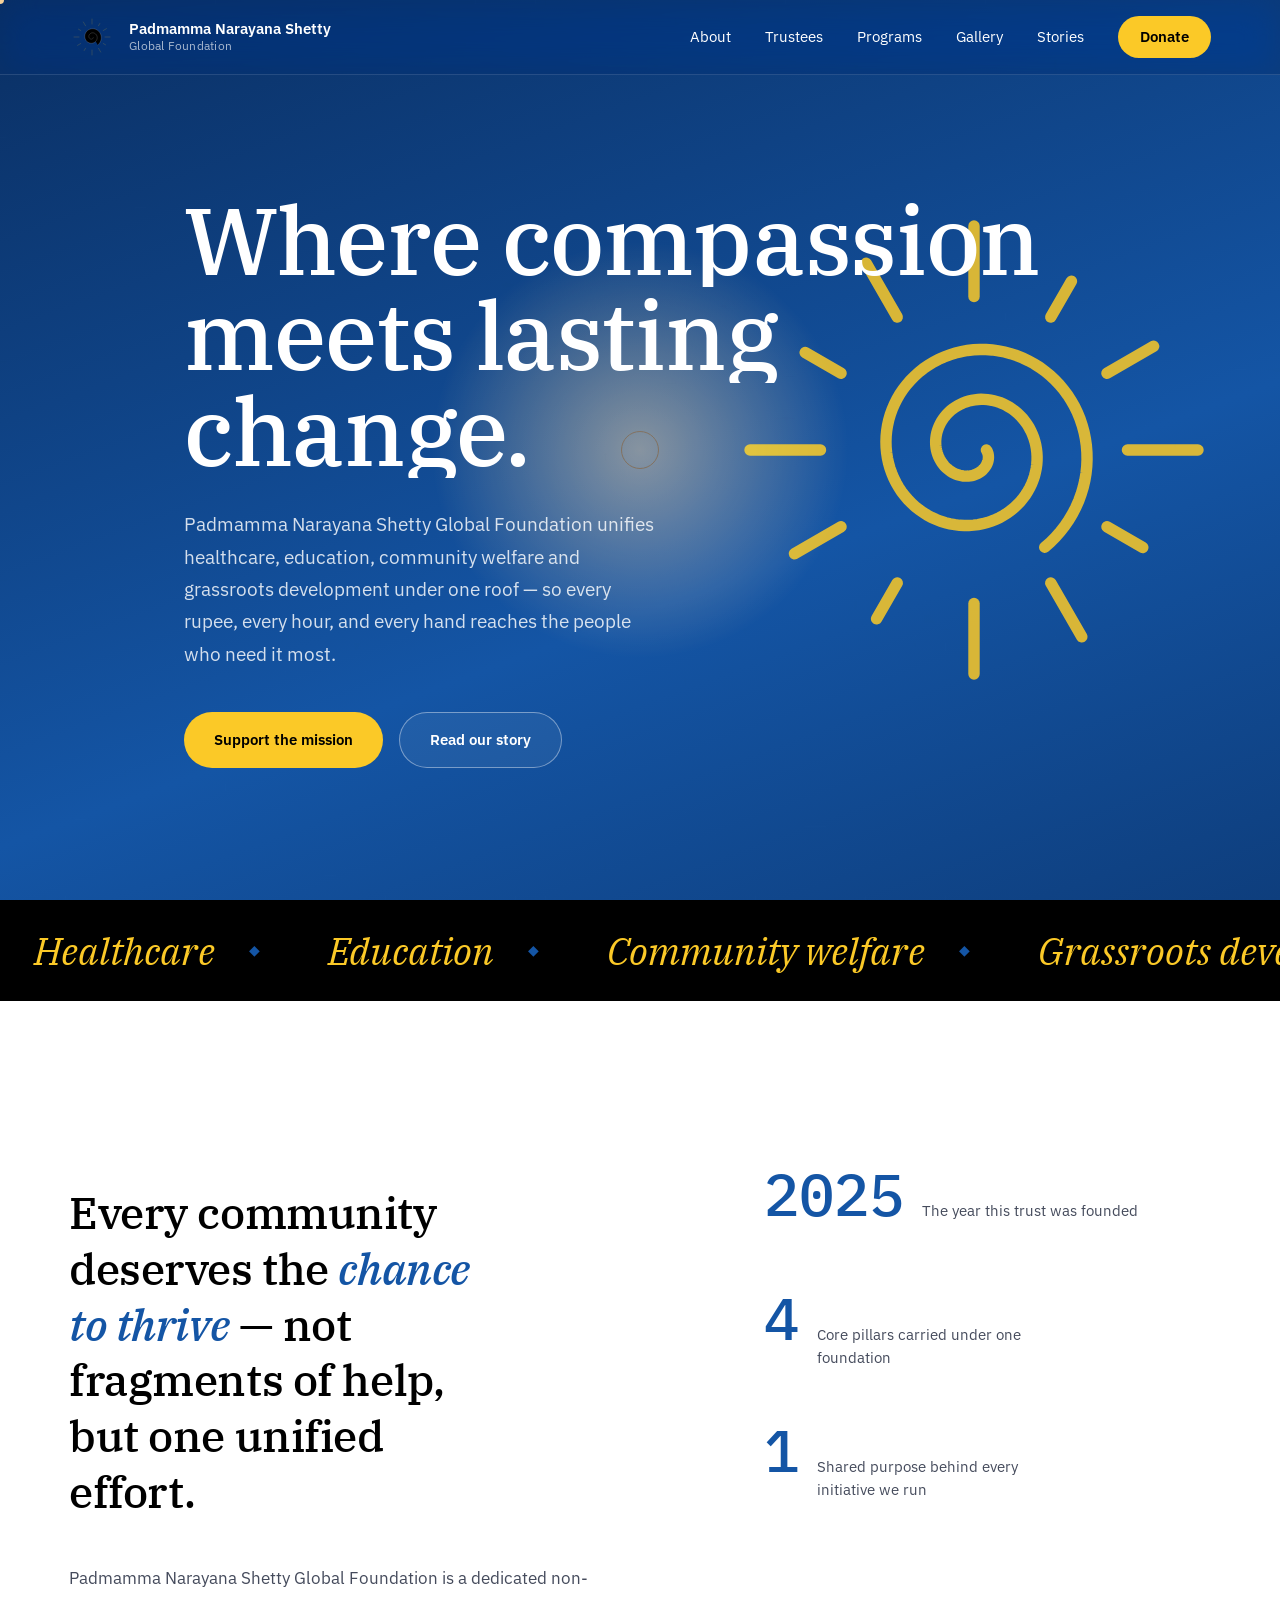
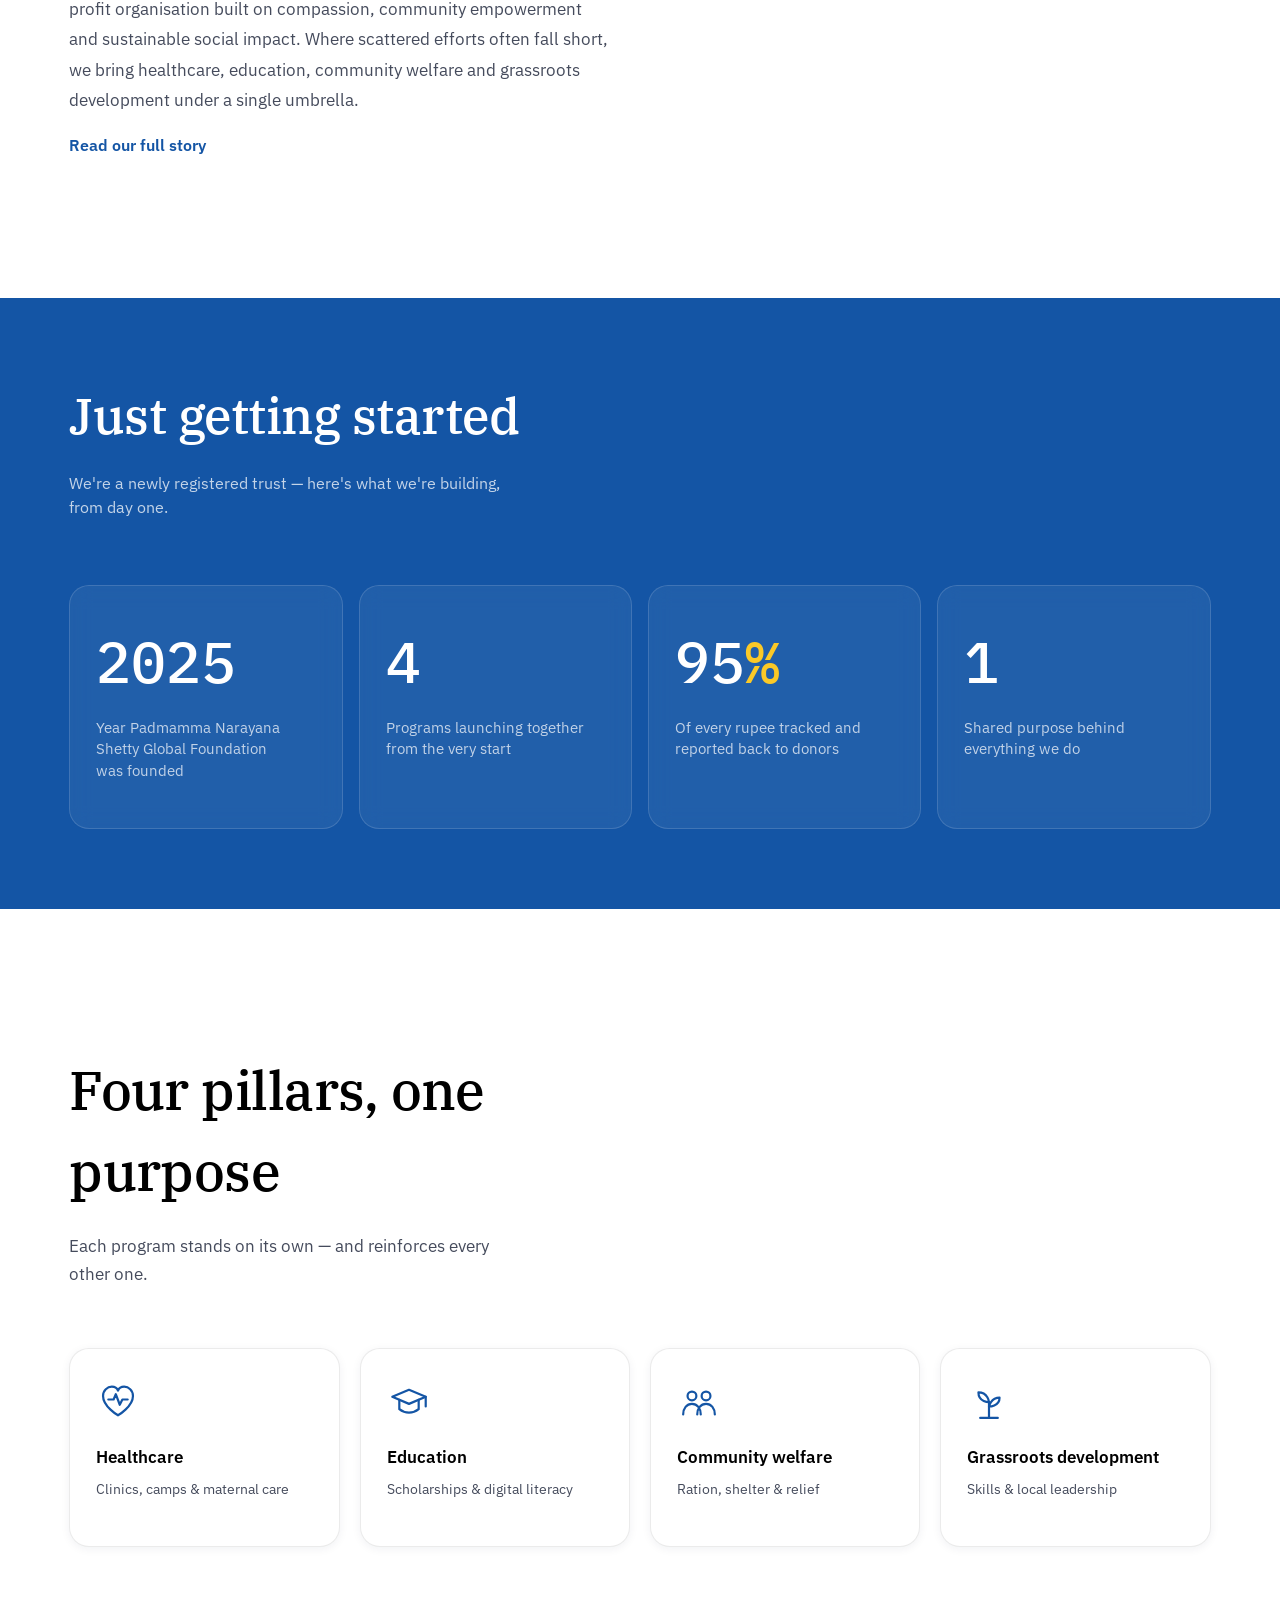
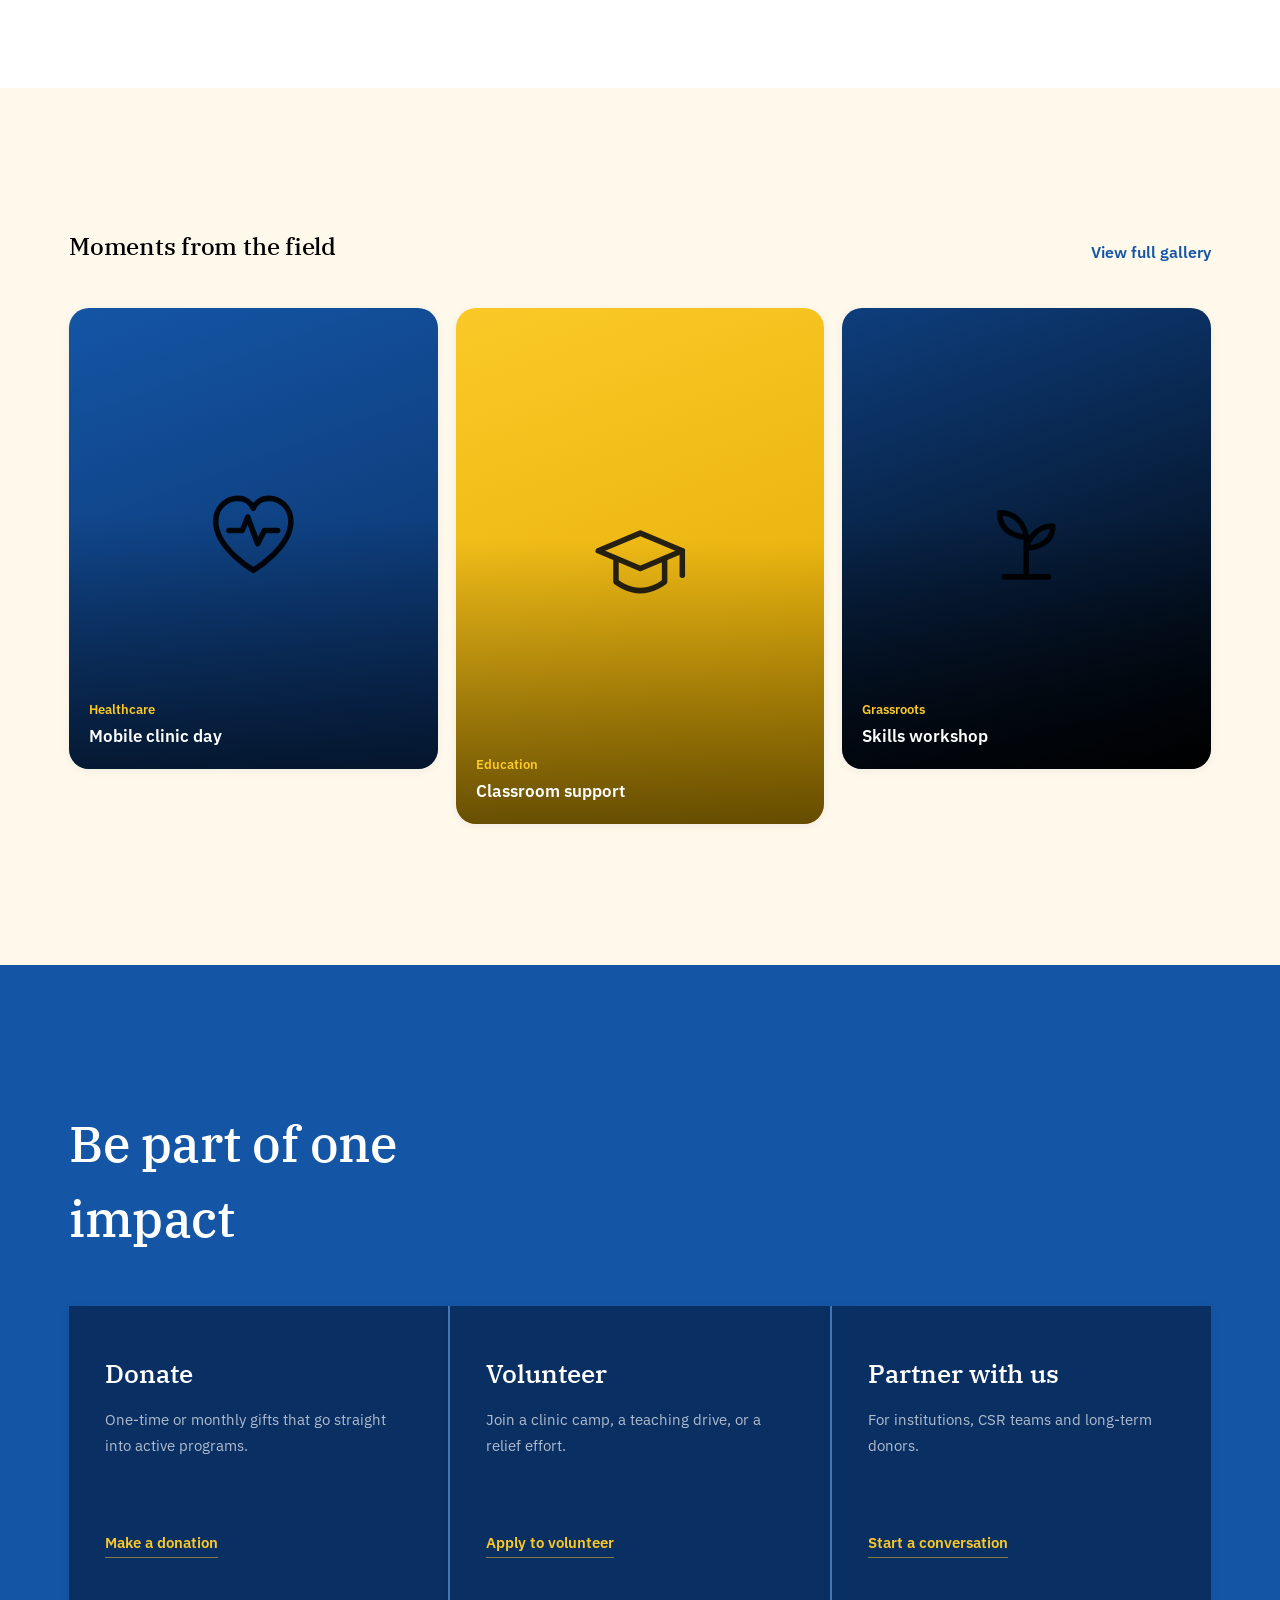
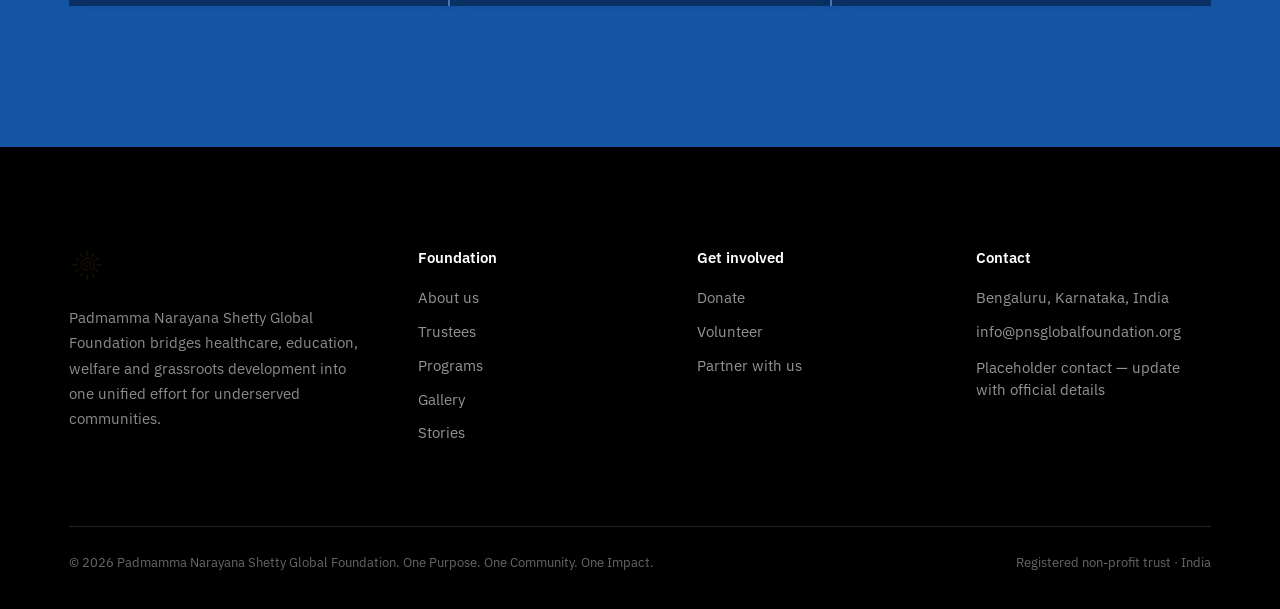
<file: index.html>
<!doctype html>
<html lang="en">
<head>
<meta charset="UTF-8">
<meta name="viewport" content="width=device-width, initial-scale=1.0">
<title>Padmamma Narayana Shetty Global Foundation — One Purpose. One Community. One Impact.</title>
<meta name="description" content="Padmamma Narayana Shetty Global Foundation bridges healthcare, education, community welfare and grassroots development to uplift underserved communities.">
<link rel="preconnect" href="https://fonts.googleapis.com">
<link rel="preconnect" href="https://fonts.gstatic.com" crossorigin>
<link href="https://fonts.googleapis.com/css2?family=IBM+Plex+Sans:wght@400;500;600;700&family=IBM+Plex+Serif:ital,wght@0,400;0,500;0,600;1,400;1,500;1,600&family=IBM+Plex+Mono:wght@400;500;600&display=swap" rel="stylesheet">
<link rel="stylesheet" href="style.css">
</head>
<body>
<div id="page-transition"></div>
<canvas id="grain"></canvas>
<div class="cursor-glow"></div>
<div class="cursor-ring"></div>
<div class="cursor-dot"></div>

<header class="nav">
  <a href="index.html" class="nav-brand">
    <svg class="mark-icon" viewBox="-135 -135 270 270"><g class="coil" stroke="#ffffff"><path d="M 6.00,0.00 L 6.22,0.38 L 6.42,0.79 L 6.60,1.23 L 6.74,1.69 L 6.85,2.17 L 6.92,2.67 L 6.96,3.19 L 6.96,3.72 L 6.92,4.27 L 6.84,4.82 L 6.71,5.38 L 6.54,5.94 L 6.33,6.50 L 6.08,7.05 L 5.77,7.60 L 5.43,8.14 L 5.04,8.66 L 4.60,9.16 L 4.13,9.65 L 3.60,10.10 L 3.04,10.53 L 2.44,10.93 L 1.81,11.29 L 1.13,11.62 L 0.43,11.90 L -0.31,12.14 L -1.08,12.33 L -1.87,12.48 L -2.68,12.57 L -3.51,12.61 L -4.35,12.60 L -5.21,12.52 L -6.07,12.39 L -6.94,12.20 L -7.80,11.95 L -8.66,11.64 L -9.51,11.27 L -10.35,10.83 L -11.17,10.34 L -11.96,9.78 L -12.73,9.17 L -13.47,8.50 L -14.18,7.77 L -14.84,6.98 L -15.46,6.15 L -16.03,5.26 L -16.55,4.33 L -17.02,3.35 L -17.43,2.33 L -17.77,1.27 L -18.05,0.18 L -18.27,-0.94 L -18.41,-2.09 L -18.48,-3.25 L -18.48,-4.44 L -18.39,-5.63 L -18.24,-6.83 L -18.00,-8.03 L -17.68,-9.23 L -17.28,-10.42 L -16.81,-11.60 L -16.25,-12.75 L -15.61,-13.88 L -14.90,-14.98 L -14.11,-16.05 L -13.24,-17.07 L -12.30,-18.04 L -11.29,-18.97 L -10.21,-19.83 L -9.07,-20.64 L -7.87,-21.38 L -6.61,-22.05 L -5.30,-22.64 L -3.94,-23.16 L -2.54,-23.59 L -1.09,-23.94 L 0.38,-24.20 L 1.88,-24.36 L 3.41,-24.44 L 4.95,-24.41 L 6.50,-24.29 L 8.05,-24.07 L 9.60,-23.75 L 11.14,-23.33 L 12.67,-22.81 L 14.17,-22.19 L 15.64,-21.47 L 17.08,-20.65 L 18.48,-19.74 L 19.83,-18.73 L 21.12,-17.63 L 22.35,-16.44 L 23.52,-15.16 L 24.61,-13.81 L 25.62,-12.37 L 26.55,-10.87 L 27.39,-9.29 L 28.14,-7.66 L 28.79,-5.96 L 29.33,-4.22 L 29.77,-2.43 L 30.10,-0.60 L 30.32,1.26 L 30.42,3.14 L 30.40,5.04 L 30.27,6.95 L 30.01,8.86 L 29.63,10.76 L 29.13,12.66 L 28.51,14.53 L 27.77,16.37 L 26.91,18.18 L 25.93,19.94 L 24.84,21.65 L 23.63,23.29 L 22.31,24.88 L 20.89,26.38 L 19.37,27.81 L 17.75,29.15 L 16.04,30.39 L 14.24,31.53 L 12.36,32.57 L 10.41,33.49 L 8.39,34.30 L 6.31,34.98 L 4.18,35.54 L 2.00,35.96 L -0.21,36.25 L -2.45,36.41 L -4.71,36.42 L -6.98,36.30 L -9.25,36.03 L -11.52,35.62 L -13.77,35.07 L -15.99,34.37 L -18.19,33.53 L -20.33,32.55 L -22.43,31.44 L -24.47,30.18 L -26.43,28.80 L -28.32,27.29 L -30.12,25.65 L -31.83,23.90 L -33.43,22.03 L -34.93,20.05 L -36.30,17.98 L -37.55,15.81 L -38.68,13.55 L -39.66,11.22 L -40.51,8.81 L -41.21,6.35 L -41.75,3.83 L -42.14,1.26 L -42.38,-1.33 L -42.45,-3.95 L -42.36,-6.59 L -42.11,-9.22 L -41.69,-11.86 L -41.11,-14.47 L -40.36,-17.06 L -39.45,-19.61 L -38.38,-22.11 L -37.15,-24.55 L -35.76,-26.93 L -34.22,-29.23 L -32.53,-31.43 L -30.70,-33.55 L -28.73,-35.55 L -26.63,-37.44 L -24.41,-39.20 L -22.07,-40.84 L -19.62,-42.33 L -17.07,-43.67 L -14.44,-44.86 L -11.71,-45.89 L -8.92,-46.76 L -6.06,-47.45 L -3.16,-47.97 L -0.21,-48.31 L 2.77,-48.47 L 5.77,-48.44 L 8.77,-48.23 L 11.77,-47.83 L 14.75,-47.24 L 17.71,-46.47 L 20.63,-45.51 L 23.49,-44.37 L 26.29,-43.04 L 29.02,-41.54 L 31.66,-39.87 L 34.20,-38.02 L 36.64,-36.02 L 38.96,-33.86 L 41.15,-31.55 L 43.21,-29.09 L 45.12,-26.51 L 46.87,-23.80 L 48.46,-20.97 L 49.88,-18.04 L 51.11,-15.01 L 52.17,-11.90 L 53.03,-8.71 L 53.70,-5.46 L 54.17,-2.17 L 54.44,1.17 L 54.50,4.52 L 54.36,7.89 L 54.00,11.26 L 53.44,14.62 L 52.66,17.95 L 51.68,21.23 L 50.49,24.47 L 49.10,27.64 L 47.51,30.73 L 45.73,33.72 L 43.75,36.62 L 41.59,39.40 L 39.26,42.05 L 36.76,44.56 L 34.09,46.92"/></g><g class="rays" stroke="#FBC927"><line x1="0.00" y1="-74.00" x2="0.00" y2="-108.00"/><line x1="37.00" y1="-64.09" x2="47.00" y2="-81.41"/><line x1="64.09" y1="-37.00" x2="86.60" y2="-50.00"/><line x1="74.00" y1="0.00" x2="108.00" y2="0.00"/><line x1="64.09" y1="37.00" x2="81.41" y2="47.00"/><line x1="37.00" y1="64.09" x2="52.00" y2="90.07"/><line x1="0.00" y1="74.00" x2="0.00" y2="108.00"/><line x1="-37.00" y1="64.09" x2="-47.00" y2="81.41"/><line x1="-64.09" y1="37.00" x2="-86.60" y2="50.00"/><line x1="-74.00" y1="0.00" x2="-108.00" y2="0.00"/><line x1="-64.09" y1="-37.00" x2="-81.41" y2="-47.00"/><line x1="-37.00" y1="-64.09" x2="-52.00" y2="-90.07"/></g></svg>
    <span class="name">Padmamma Narayana Shetty<span class="sub">Global Foundation</span></span>
  </a>
  <nav class="nav-links">
    <a href="about.html" class="">About</a>
<a href="trustees.html" class="">Trustees</a>
<a href="programs.html" class="">Programs</a>
<a href="gallery.html" class="">Gallery</a>
<a href="stories.html" class="">Stories</a>

    <a href="#" class="nav-donate" data-open-modal="modal-donate">Donate</a>
  </nav>
  <button class="nav-toggle" aria-label="Menu"><span></span><span></span><span></span></button>
</header>

<section class="hero" id="top">
  <div class="hero-sun" aria-hidden="true">
    <div class="hero-sun-spin"><svg viewBox="-135 -135 270 270"><g class="ray coil"><path d="M 6.00,0.00 L 6.22,0.38 L 6.42,0.79 L 6.60,1.23 L 6.74,1.69 L 6.85,2.17 L 6.92,2.67 L 6.96,3.19 L 6.96,3.72 L 6.92,4.27 L 6.84,4.82 L 6.71,5.38 L 6.54,5.94 L 6.33,6.50 L 6.08,7.05 L 5.77,7.60 L 5.43,8.14 L 5.04,8.66 L 4.60,9.16 L 4.13,9.65 L 3.60,10.10 L 3.04,10.53 L 2.44,10.93 L 1.81,11.29 L 1.13,11.62 L 0.43,11.90 L -0.31,12.14 L -1.08,12.33 L -1.87,12.48 L -2.68,12.57 L -3.51,12.61 L -4.35,12.60 L -5.21,12.52 L -6.07,12.39 L -6.94,12.20 L -7.80,11.95 L -8.66,11.64 L -9.51,11.27 L -10.35,10.83 L -11.17,10.34 L -11.96,9.78 L -12.73,9.17 L -13.47,8.50 L -14.18,7.77 L -14.84,6.98 L -15.46,6.15 L -16.03,5.26 L -16.55,4.33 L -17.02,3.35 L -17.43,2.33 L -17.77,1.27 L -18.05,0.18 L -18.27,-0.94 L -18.41,-2.09 L -18.48,-3.25 L -18.48,-4.44 L -18.39,-5.63 L -18.24,-6.83 L -18.00,-8.03 L -17.68,-9.23 L -17.28,-10.42 L -16.81,-11.60 L -16.25,-12.75 L -15.61,-13.88 L -14.90,-14.98 L -14.11,-16.05 L -13.24,-17.07 L -12.30,-18.04 L -11.29,-18.97 L -10.21,-19.83 L -9.07,-20.64 L -7.87,-21.38 L -6.61,-22.05 L -5.30,-22.64 L -3.94,-23.16 L -2.54,-23.59 L -1.09,-23.94 L 0.38,-24.20 L 1.88,-24.36 L 3.41,-24.44 L 4.95,-24.41 L 6.50,-24.29 L 8.05,-24.07 L 9.60,-23.75 L 11.14,-23.33 L 12.67,-22.81 L 14.17,-22.19 L 15.64,-21.47 L 17.08,-20.65 L 18.48,-19.74 L 19.83,-18.73 L 21.12,-17.63 L 22.35,-16.44 L 23.52,-15.16 L 24.61,-13.81 L 25.62,-12.37 L 26.55,-10.87 L 27.39,-9.29 L 28.14,-7.66 L 28.79,-5.96 L 29.33,-4.22 L 29.77,-2.43 L 30.10,-0.60 L 30.32,1.26 L 30.42,3.14 L 30.40,5.04 L 30.27,6.95 L 30.01,8.86 L 29.63,10.76 L 29.13,12.66 L 28.51,14.53 L 27.77,16.37 L 26.91,18.18 L 25.93,19.94 L 24.84,21.65 L 23.63,23.29 L 22.31,24.88 L 20.89,26.38 L 19.37,27.81 L 17.75,29.15 L 16.04,30.39 L 14.24,31.53 L 12.36,32.57 L 10.41,33.49 L 8.39,34.30 L 6.31,34.98 L 4.18,35.54 L 2.00,35.96 L -0.21,36.25 L -2.45,36.41 L -4.71,36.42 L -6.98,36.30 L -9.25,36.03 L -11.52,35.62 L -13.77,35.07 L -15.99,34.37 L -18.19,33.53 L -20.33,32.55 L -22.43,31.44 L -24.47,30.18 L -26.43,28.80 L -28.32,27.29 L -30.12,25.65 L -31.83,23.90 L -33.43,22.03 L -34.93,20.05 L -36.30,17.98 L -37.55,15.81 L -38.68,13.55 L -39.66,11.22 L -40.51,8.81 L -41.21,6.35 L -41.75,3.83 L -42.14,1.26 L -42.38,-1.33 L -42.45,-3.95 L -42.36,-6.59 L -42.11,-9.22 L -41.69,-11.86 L -41.11,-14.47 L -40.36,-17.06 L -39.45,-19.61 L -38.38,-22.11 L -37.15,-24.55 L -35.76,-26.93 L -34.22,-29.23 L -32.53,-31.43 L -30.70,-33.55 L -28.73,-35.55 L -26.63,-37.44 L -24.41,-39.20 L -22.07,-40.84 L -19.62,-42.33 L -17.07,-43.67 L -14.44,-44.86 L -11.71,-45.89 L -8.92,-46.76 L -6.06,-47.45 L -3.16,-47.97 L -0.21,-48.31 L 2.77,-48.47 L 5.77,-48.44 L 8.77,-48.23 L 11.77,-47.83 L 14.75,-47.24 L 17.71,-46.47 L 20.63,-45.51 L 23.49,-44.37 L 26.29,-43.04 L 29.02,-41.54 L 31.66,-39.87 L 34.20,-38.02 L 36.64,-36.02 L 38.96,-33.86 L 41.15,-31.55 L 43.21,-29.09 L 45.12,-26.51 L 46.87,-23.80 L 48.46,-20.97 L 49.88,-18.04 L 51.11,-15.01 L 52.17,-11.90 L 53.03,-8.71 L 53.70,-5.46 L 54.17,-2.17 L 54.44,1.17 L 54.50,4.52 L 54.36,7.89 L 54.00,11.26 L 53.44,14.62 L 52.66,17.95 L 51.68,21.23 L 50.49,24.47 L 49.10,27.64 L 47.51,30.73 L 45.73,33.72 L 43.75,36.62 L 41.59,39.40 L 39.26,42.05 L 36.76,44.56 L 34.09,46.92"/><line x1="0.00" y1="-74.00" x2="0.00" y2="-108.00"/><line x1="37.00" y1="-64.09" x2="47.00" y2="-81.41"/><line x1="64.09" y1="-37.00" x2="86.60" y2="-50.00"/><line x1="74.00" y1="0.00" x2="108.00" y2="0.00"/><line x1="64.09" y1="37.00" x2="81.41" y2="47.00"/><line x1="37.00" y1="64.09" x2="52.00" y2="90.07"/><line x1="0.00" y1="74.00" x2="0.00" y2="108.00"/><line x1="-37.00" y1="64.09" x2="-47.00" y2="81.41"/><line x1="-64.09" y1="37.00" x2="-86.60" y2="50.00"/><line x1="-74.00" y1="0.00" x2="-108.00" y2="0.00"/><line x1="-64.09" y1="-37.00" x2="-81.41" y2="-47.00"/><line x1="-37.00" y1="-64.09" x2="-52.00" y2="-90.07"/></g></svg></div>
  </div>
  <div class="container hero-inner">
    <h1 class="display split-reveal">Where compassion meets lasting change.</h1>
    <p class="hero-sub">Padmamma Narayana Shetty Global Foundation unifies healthcare, education, community welfare and grassroots development under one roof &mdash; so every rupee, every hour, and every hand reaches the people who need it most.</p>
    <div class="hero-actions">
      <a href="#" class="btn btn-fill" data-magnetic data-open-modal="modal-donate"><span>Support the mission</span></a>
      <a href="about.html" class="btn btn-line" data-magnetic><span>Read our story</span></a>
    </div>
  </div>
</section>

<div class="marquee" aria-hidden="true">
  <div class="marquee-track">
    <span>Healthcare</span><span>Education</span><span>Community welfare</span><span>Grassroots development</span>
    <span>Healthcare</span><span>Education</span><span>Community welfare</span><span>Grassroots development</span>
  </div>
</div>

<section class="pad" id="about">
  <div class="container about">
    <div class="reveal">
      <p class="about-quote display">Every community deserves the <em>chance to thrive</em> &mdash; not fragments of help, but one unified effort.</p>
      <p class="about-copy">Padmamma Narayana Shetty Global Foundation is a dedicated non-profit organisation built on compassion, community empowerment and sustainable social impact. Where scattered efforts often fall short, we bring healthcare, education, community welfare and grassroots development under a single umbrella.</p>
      <a href="about.html" class="ul-link" style="color:var(--blue);">Read our full story</a>
    </div>
    <div class="about-figures reveal d1">
      <div class="about-figure"><span class="n mono-num">2025</span><span class="t">The year this trust was founded</span></div>
      <div class="about-figure"><span class="n mono-num">4</span><span class="t">Core pillars carried under one foundation</span></div>
      <div class="about-figure"><span class="n mono-num">1</span><span class="t">Shared purpose behind every initiative we run</span></div>
    </div>
  </div>
</section>

<section class="on-blue" id="impact">
  <div class="container" style="padding-top:80px;">
    <h2 class="display reveal split-reveal" style="font-size:clamp(30px,4.2vw,50px); max-width:16ch;">Just getting started</h2>
    <p class="reveal d1" style="margin-top:18px;color:rgba(255,255,255,.75);max-width:44ch;font-size:16px;">We're a newly registered trust &mdash; here's what we're building, from day one.</p>
  </div>
  <div class="container" style="padding-top:50px;padding-bottom:0;">
    <div class="impact-strip reveal d2">
      <div class="impact-cell"><div class="fig mono-num">2025</div><p>Year Padmamma Narayana Shetty Global Foundation was founded</p></div>
      <div class="impact-cell"><div class="fig mono-num"><span class="num-val" data-count="4">0</span></div><p>Programs launching together from the very start</p></div>
      <div class="impact-cell"><div class="fig mono-num"><span class="num-val" data-count="100">0</span><span class="plus">%</span></div><p>Of every rupee tracked and reported back to donors</p></div>
      <div class="impact-cell"><div class="fig mono-num"><span class="num-val" data-count="1">0</span></div><p>Shared purpose behind everything we do</p></div>
    </div>
  </div>
  <div style="height:80px;"></div>
</section>

<section class="pad">
  <div class="container">
    <div class="programs-head reveal">
      <h2 class="display split-reveal">Four pillars, one purpose</h2>
      <p>Each program stands on its own &mdash; and reinforces every other one.</p>
    </div>
    <div class="teaser-grid reveal d1">
      <a href="programs.html#health" class="teaser-card tilt"><div class="ic"><svg viewBox="0 0 100 100" fill="none" stroke="currentColor" stroke-width="5" stroke-linecap="round" stroke-linejoin="round"><path d="M50 78C50 78 16 58 16 34C16 21 26 13 36 13C43 13 48 17 50 22C52 17 57 13 64 13C74 13 84 21 84 34C84 58 50 78 50 78Z"/><path d="M28 42H40L45 30L54 54L60 42H72"/></svg></div><h4>Healthcare</h4><p>Clinics, camps &amp; maternal care</p></a>
      <a href="programs.html#edu" class="teaser-card tilt"><div class="ic"><svg viewBox="0 0 100 100" fill="none" stroke="currentColor" stroke-width="5" stroke-linecap="round" stroke-linejoin="round"><path d="M12 36L50 20L88 36L50 52L12 36Z"/><path d="M28 43V64C28 64 38 72 50 72C62 72 72 64 72 64V43"/><path d="M88 36V58"/></svg></div><h4>Education</h4><p>Scholarships &amp; digital literacy</p></a>
      <a href="programs.html#welfare" class="teaser-card tilt"><div class="ic"><svg viewBox="0 0 100 100" fill="none" stroke="currentColor" stroke-width="5" stroke-linecap="round" stroke-linejoin="round"><circle cx="34" cy="34" r="10"/><circle cx="66" cy="34" r="10"/><path d="M14 76C14 62 22 52 34 52C46 52 54 62 54 76"/><path d="M46 76C46 62 54 52 66 52C78 52 86 62 86 76"/></svg></div><h4>Community welfare</h4><p>Ration, shelter &amp; relief</p></a>
      <a href="programs.html#grassroots" class="teaser-card tilt"><div class="ic"><svg viewBox="0 0 100 100" fill="none" stroke="currentColor" stroke-width="5" stroke-linecap="round" stroke-linejoin="round"><path d="M50 84V48"/><path d="M50 48C50 48 26 48 26 26C48 26 50 48 50 48Z"/><path d="M50 58C50 58 74 58 74 38C54 38 50 58 50 58Z"/><path d="M30 84H70"/></svg></div><h4>Grassroots development</h4><p>Skills &amp; local leadership</p></a>
    </div>
  </div>
</section>

<section class="pad on-warm">
  <div class="container">
    <div class="section-flex reveal">
      <h2 class="display split-reveal">Moments from the field</h2>
      <a href="gallery.html" class="ul-link" style="color:var(--blue);">View full gallery</a>
    </div>
    <div class="gallery-grid" style="margin-top:44px;">
      <a href="gallery.html" class="gallery-item tilt"><div class="bg" style="background:linear-gradient(160deg,#1455A5,#0A2F63);display:flex;align-items:center;justify-content:center;"><svg viewBox="0 0 100 100" fill="none" stroke="currentColor" stroke-width="5" stroke-linecap="round" stroke-linejoin="round"><path d="M50 78C50 78 16 58 16 34C16 21 26 13 36 13C43 13 48 17 50 22C52 17 57 13 64 13C74 13 84 21 84 34C84 58 50 78 50 78Z"/><path d="M28 42H40L45 30L54 54L60 42H72"/></svg></div><div class="scrim"></div><div class="cap"><span class="tag">Healthcare</span><div class="ttl">Mobile clinic day</div></div></a>
      <a href="gallery.html" class="gallery-item tilt"><div class="bg" style="background:linear-gradient(160deg,#FBC927,#E0A800);display:flex;align-items:center;justify-content:center;color:#111;"><svg viewBox="0 0 100 100" fill="none" stroke="currentColor" stroke-width="5" stroke-linecap="round" stroke-linejoin="round"><path d="M12 36L50 20L88 36L50 52L12 36Z"/><path d="M28 43V64C28 64 38 72 50 72C62 72 72 64 72 64V43"/><path d="M88 36V58"/></svg></div><div class="scrim"></div><div class="cap"><span class="tag">Education</span><div class="ttl">Classroom support</div></div></a>
      <a href="gallery.html" class="gallery-item tilt"><div class="bg" style="background:linear-gradient(160deg,#0E3E7D,#000);display:flex;align-items:center;justify-content:center;"><svg viewBox="0 0 100 100" fill="none" stroke="currentColor" stroke-width="5" stroke-linecap="round" stroke-linejoin="round"><path d="M50 84V48"/><path d="M50 48C50 48 26 48 26 26C48 26 50 48 50 48Z"/><path d="M50 58C50 58 74 58 74 38C54 38 50 58 50 58Z"/><path d="M30 84H70"/></svg></div><div class="scrim"></div><div class="cap"><span class="tag">Grassroots</span><div class="ttl">Skills workshop</div></div></a>
    </div>
  </div>
</section>

<section class="pad on-blue" id="involve">
  <div class="container">
    <h2 class="display reveal split-reveal" style="font-size:clamp(30px,4.2vw,50px); max-width:14ch; margin-bottom:50px;">Be part of one impact</h2>
    <div class="involve-grid reveal">
      <div class="involve-card tilt" data-open-modal="modal-donate">
        <div><h3>Donate</h3><p>One-time or monthly gifts that go straight into active programs.</p></div>
        <span class="link">Make a donation</span>
      </div>
      <div class="involve-card tilt" data-open-modal="modal-volunteer">
        <div><h3>Volunteer</h3><p>Join a clinic camp, a teaching drive, or a relief effort.</p></div>
        <span class="link">Apply to volunteer</span>
      </div>
      <div class="involve-card tilt" data-open-modal="modal-partner">
        <div><h3>Partner with us</h3><p>For institutions, CSR teams and long-term donors.</p></div>
        <span class="link">Start a conversation</span>
      </div>
    </div>
  </div>
</section>

<footer>
  <div class="container">
    <div class="footer-top">
      <div class="footer-brand">
        <svg class="mark" viewBox="-135 -135 270 270" style="width:36px;height:36px;color:var(--gold);"><g><path d="M 6.00,0.00 L 6.22,0.38 L 6.42,0.79 L 6.60,1.23 L 6.74,1.69 L 6.85,2.17 L 6.92,2.67 L 6.96,3.19 L 6.96,3.72 L 6.92,4.27 L 6.84,4.82 L 6.71,5.38 L 6.54,5.94 L 6.33,6.50 L 6.08,7.05 L 5.77,7.60 L 5.43,8.14 L 5.04,8.66 L 4.60,9.16 L 4.13,9.65 L 3.60,10.10 L 3.04,10.53 L 2.44,10.93 L 1.81,11.29 L 1.13,11.62 L 0.43,11.90 L -0.31,12.14 L -1.08,12.33 L -1.87,12.48 L -2.68,12.57 L -3.51,12.61 L -4.35,12.60 L -5.21,12.52 L -6.07,12.39 L -6.94,12.20 L -7.80,11.95 L -8.66,11.64 L -9.51,11.27 L -10.35,10.83 L -11.17,10.34 L -11.96,9.78 L -12.73,9.17 L -13.47,8.50 L -14.18,7.77 L -14.84,6.98 L -15.46,6.15 L -16.03,5.26 L -16.55,4.33 L -17.02,3.35 L -17.43,2.33 L -17.77,1.27 L -18.05,0.18 L -18.27,-0.94 L -18.41,-2.09 L -18.48,-3.25 L -18.48,-4.44 L -18.39,-5.63 L -18.24,-6.83 L -18.00,-8.03 L -17.68,-9.23 L -17.28,-10.42 L -16.81,-11.60 L -16.25,-12.75 L -15.61,-13.88 L -14.90,-14.98 L -14.11,-16.05 L -13.24,-17.07 L -12.30,-18.04 L -11.29,-18.97 L -10.21,-19.83 L -9.07,-20.64 L -7.87,-21.38 L -6.61,-22.05 L -5.30,-22.64 L -3.94,-23.16 L -2.54,-23.59 L -1.09,-23.94 L 0.38,-24.20 L 1.88,-24.36 L 3.41,-24.44 L 4.95,-24.41 L 6.50,-24.29 L 8.05,-24.07 L 9.60,-23.75 L 11.14,-23.33 L 12.67,-22.81 L 14.17,-22.19 L 15.64,-21.47 L 17.08,-20.65 L 18.48,-19.74 L 19.83,-18.73 L 21.12,-17.63 L 22.35,-16.44 L 23.52,-15.16 L 24.61,-13.81 L 25.62,-12.37 L 26.55,-10.87 L 27.39,-9.29 L 28.14,-7.66 L 28.79,-5.96 L 29.33,-4.22 L 29.77,-2.43 L 30.10,-0.60 L 30.32,1.26 L 30.42,3.14 L 30.40,5.04 L 30.27,6.95 L 30.01,8.86 L 29.63,10.76 L 29.13,12.66 L 28.51,14.53 L 27.77,16.37 L 26.91,18.18 L 25.93,19.94 L 24.84,21.65 L 23.63,23.29 L 22.31,24.88 L 20.89,26.38 L 19.37,27.81 L 17.75,29.15 L 16.04,30.39 L 14.24,31.53 L 12.36,32.57 L 10.41,33.49 L 8.39,34.30 L 6.31,34.98 L 4.18,35.54 L 2.00,35.96 L -0.21,36.25 L -2.45,36.41 L -4.71,36.42 L -6.98,36.30 L -9.25,36.03 L -11.52,35.62 L -13.77,35.07 L -15.99,34.37 L -18.19,33.53 L -20.33,32.55 L -22.43,31.44 L -24.47,30.18 L -26.43,28.80 L -28.32,27.29 L -30.12,25.65 L -31.83,23.90 L -33.43,22.03 L -34.93,20.05 L -36.30,17.98 L -37.55,15.81 L -38.68,13.55 L -39.66,11.22 L -40.51,8.81 L -41.21,6.35 L -41.75,3.83 L -42.14,1.26 L -42.38,-1.33 L -42.45,-3.95 L -42.36,-6.59 L -42.11,-9.22 L -41.69,-11.86 L -41.11,-14.47 L -40.36,-17.06 L -39.45,-19.61 L -38.38,-22.11 L -37.15,-24.55 L -35.76,-26.93 L -34.22,-29.23 L -32.53,-31.43 L -30.70,-33.55 L -28.73,-35.55 L -26.63,-37.44 L -24.41,-39.20 L -22.07,-40.84 L -19.62,-42.33 L -17.07,-43.67 L -14.44,-44.86 L -11.71,-45.89 L -8.92,-46.76 L -6.06,-47.45 L -3.16,-47.97 L -0.21,-48.31 L 2.77,-48.47 L 5.77,-48.44 L 8.77,-48.23 L 11.77,-47.83 L 14.75,-47.24 L 17.71,-46.47 L 20.63,-45.51 L 23.49,-44.37 L 26.29,-43.04 L 29.02,-41.54 L 31.66,-39.87 L 34.20,-38.02 L 36.64,-36.02 L 38.96,-33.86 L 41.15,-31.55 L 43.21,-29.09 L 45.12,-26.51 L 46.87,-23.80 L 48.46,-20.97 L 49.88,-18.04 L 51.11,-15.01 L 52.17,-11.90 L 53.03,-8.71 L 53.70,-5.46 L 54.17,-2.17 L 54.44,1.17 L 54.50,4.52 L 54.36,7.89 L 54.00,11.26 L 53.44,14.62 L 52.66,17.95 L 51.68,21.23 L 50.49,24.47 L 49.10,27.64 L 47.51,30.73 L 45.73,33.72 L 43.75,36.62 L 41.59,39.40 L 39.26,42.05 L 36.76,44.56 L 34.09,46.92"/><line x1="0.00" y1="-74.00" x2="0.00" y2="-108.00"/><line x1="37.00" y1="-64.09" x2="47.00" y2="-81.41"/><line x1="64.09" y1="-37.00" x2="86.60" y2="-50.00"/><line x1="74.00" y1="0.00" x2="108.00" y2="0.00"/><line x1="64.09" y1="37.00" x2="81.41" y2="47.00"/><line x1="37.00" y1="64.09" x2="52.00" y2="90.07"/><line x1="0.00" y1="74.00" x2="0.00" y2="108.00"/><line x1="-37.00" y1="64.09" x2="-47.00" y2="81.41"/><line x1="-64.09" y1="37.00" x2="-86.60" y2="50.00"/><line x1="-74.00" y1="0.00" x2="-108.00" y2="0.00"/><line x1="-64.09" y1="-37.00" x2="-81.41" y2="-47.00"/><line x1="-37.00" y1="-64.09" x2="-52.00" y2="-90.07"/></g></svg>
        <p>Padmamma Narayana Shetty Global Foundation bridges healthcare, education, welfare and grassroots development into one unified effort for underserved communities.</p>
      </div>
      <div class="footer-col">
        <h4>Foundation</h4>
        <a href="about.html">About us</a><a href="trustees.html">Trustees</a><a href="programs.html">Programs</a><a href="gallery.html">Gallery</a><a href="stories.html">Stories</a>
      </div>
      <div class="footer-col">
        <h4>Get involved</h4>
        <a data-open-modal="modal-donate" href="#">Donate</a><a data-open-modal="modal-volunteer" href="#">Volunteer</a><a data-open-modal="modal-partner" href="#">Partner with us</a>
      </div>
      <div class="footer-col">
        <h4>Contact</h4>
        <p>Bengaluru, Karnataka, India</p>
        <a href="mailto:info@pnsglobalfoundation.org">info@pnsglobalfoundation.org</a>
        <p class="note">Placeholder contact &mdash; update with official details</p>
      </div>
    </div>
    <div class="footer-bottom">
      <span>&copy; <span id="year"></span> Padmamma Narayana Shetty Global Foundation. One Purpose. One Community. One Impact.</span>
      <span>Registered non-profit trust &middot; India</span>
    </div>
  </div>
</footer>

<div class="modal-overlay" id="modal-donate">
  <div class="modal-box">
    <div class="modal-close">&times;</div>
    <h3 class="display">Make a donation</h3>
    <p class="sub">Share a few details and our team will get right back to you.</p>
    <form id="form-donate">
      <div class="field"><label>Your name</label><input name="name" required placeholder="Full name"></div>
      <div class="field"><label>Donation amount (Rs.)</label><input name="amount" required placeholder="e.g. 2000" inputmode="numeric"></div>
      <div class="field"><label>Phone or email</label><input name="contact" required placeholder="For us to reach you"></div>
      <div class="field"><label>Message (optional)</label><textarea name="message" placeholder="Anything you'd like us to know"></textarea></div>
      <button type="submit" class="modal-submit">Submit</button>
    </form>
  </div>
</div>

<div class="modal-overlay" id="modal-volunteer">
  <div class="modal-box">
    <div class="modal-close">&times;</div>
    <h3 class="display">Apply to volunteer</h3>
    <p class="sub">Tell us a little about you and we'll be in touch.</p>
    <form id="form-volunteer">
      <div class="field"><label>Your name</label><input name="name" required placeholder="Full name"></div>
      <div class="field"><label>Phone number</label><input name="phone" required placeholder="Your phone number"></div>
      <div class="field"><label>Area of interest</label>
        <select name="interest">
          <option>Healthcare camps</option>
          <option>Education &amp; teaching</option>
          <option>Community welfare / relief</option>
          <option>Grassroots development</option>
          <option>Anywhere I'm needed</option>
        </select>
      </div>
      <div class="field"><label>Availability (optional)</label><input name="availability" placeholder="e.g. Weekends"></div>
      <button type="submit" class="modal-submit">Submit</button>
    </form>
  </div>
</div>

<div class="modal-overlay" id="modal-partner">
  <div class="modal-box">
    <div class="modal-close">&times;</div>
    <h3 class="display">Partner with us</h3>
    <p class="sub">For institutions and CSR teams &mdash; share a few details to start the conversation.</p>
    <form id="form-partner">
      <div class="field"><label>Organisation name</label><input name="org" required placeholder="Company / institution"></div>
      <div class="field"><label>Contact person</label><input name="name" required placeholder="Full name"></div>
      <div class="field"><label>Email</label><input name="email" required type="email" placeholder="you@company.com"></div>
      <div class="field"><label>What did you have in mind?</label><textarea name="details" placeholder="Program area, scale, timeline..."></textarea></div>
      <button type="submit" class="modal-submit">Submit</button>
    </form>
  </div>
</div>

<script src="script.js"></script>
</body>
</html>
</file>
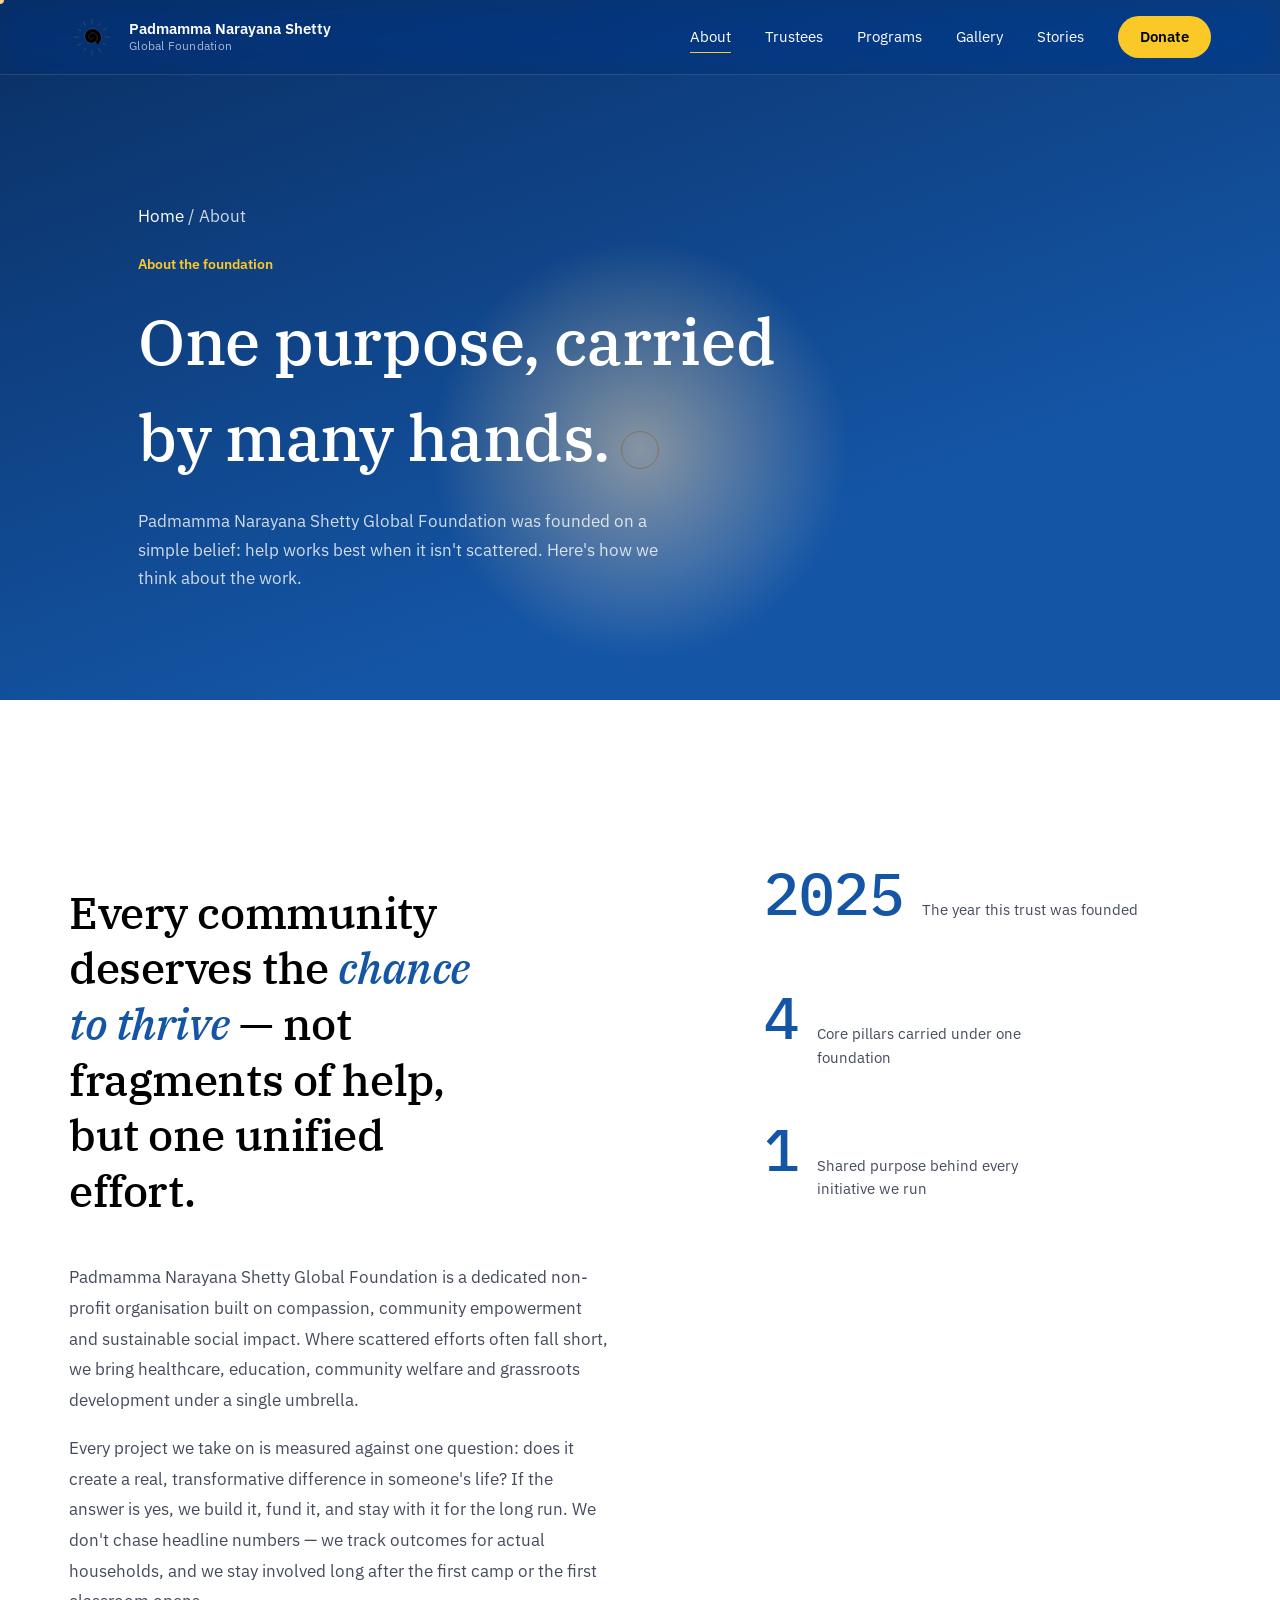
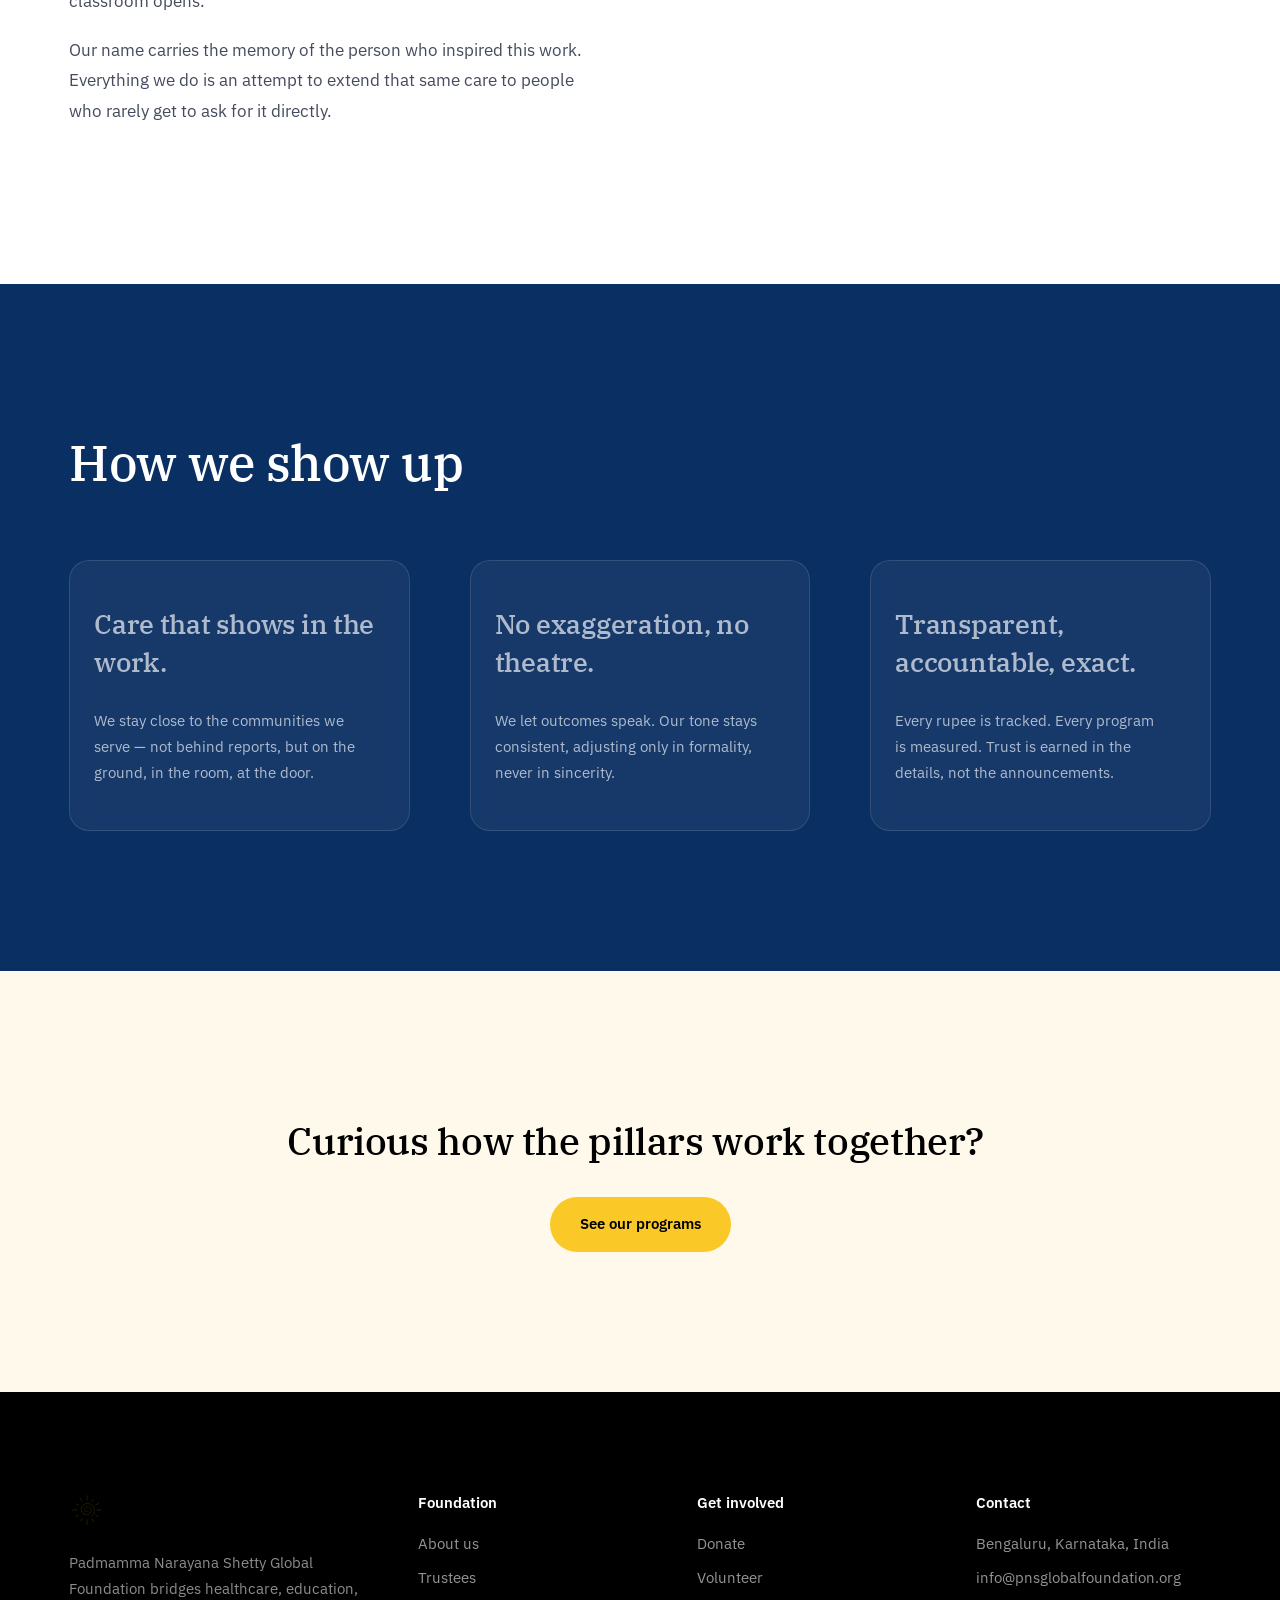
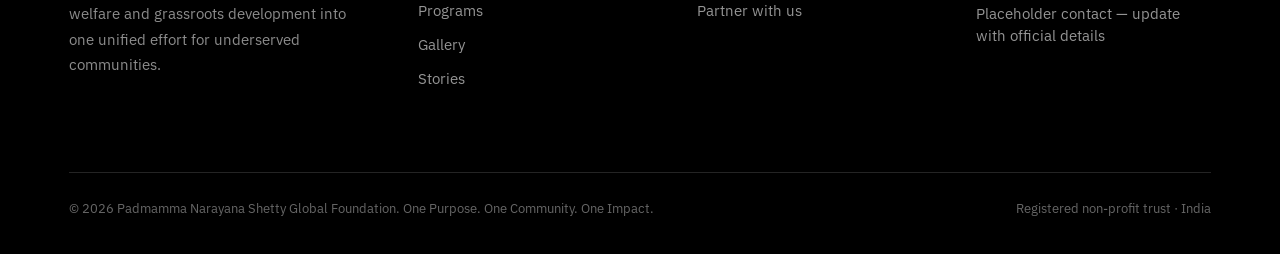
<file: about.html>
<!doctype html>
<html lang="en">
<head>
<meta charset="UTF-8">
<meta name="viewport" content="width=device-width, initial-scale=1.0">
<title>About — Padmamma Narayana Shetty Global Foundation</title>
<meta name="description" content="The story, mission and voice behind Padmamma Narayana Shetty Global Foundation.">
<link rel="preconnect" href="https://fonts.googleapis.com">
<link rel="preconnect" href="https://fonts.gstatic.com" crossorigin>
<link href="https://fonts.googleapis.com/css2?family=IBM+Plex+Sans:wght@400;500;600;700&family=IBM+Plex+Serif:ital,wght@0,400;0,500;0,600;1,400;1,500;1,600&family=IBM+Plex+Mono:wght@400;500;600&display=swap" rel="stylesheet">
<link rel="stylesheet" href="style.css">
</head>
<body>
<div id="page-transition"></div>
<canvas id="grain"></canvas>
<div class="cursor-glow"></div>
<div class="cursor-ring"></div>
<div class="cursor-dot"></div>

<header class="nav">
  <a href="index.html" class="nav-brand">
    <svg class="mark-icon" viewBox="-135 -135 270 270"><g class="coil" stroke="#ffffff"><path d="M 6.00,0.00 L 6.22,0.38 L 6.42,0.79 L 6.60,1.23 L 6.74,1.69 L 6.85,2.17 L 6.92,2.67 L 6.96,3.19 L 6.96,3.72 L 6.92,4.27 L 6.84,4.82 L 6.71,5.38 L 6.54,5.94 L 6.33,6.50 L 6.08,7.05 L 5.77,7.60 L 5.43,8.14 L 5.04,8.66 L 4.60,9.16 L 4.13,9.65 L 3.60,10.10 L 3.04,10.53 L 2.44,10.93 L 1.81,11.29 L 1.13,11.62 L 0.43,11.90 L -0.31,12.14 L -1.08,12.33 L -1.87,12.48 L -2.68,12.57 L -3.51,12.61 L -4.35,12.60 L -5.21,12.52 L -6.07,12.39 L -6.94,12.20 L -7.80,11.95 L -8.66,11.64 L -9.51,11.27 L -10.35,10.83 L -11.17,10.34 L -11.96,9.78 L -12.73,9.17 L -13.47,8.50 L -14.18,7.77 L -14.84,6.98 L -15.46,6.15 L -16.03,5.26 L -16.55,4.33 L -17.02,3.35 L -17.43,2.33 L -17.77,1.27 L -18.05,0.18 L -18.27,-0.94 L -18.41,-2.09 L -18.48,-3.25 L -18.48,-4.44 L -18.39,-5.63 L -18.24,-6.83 L -18.00,-8.03 L -17.68,-9.23 L -17.28,-10.42 L -16.81,-11.60 L -16.25,-12.75 L -15.61,-13.88 L -14.90,-14.98 L -14.11,-16.05 L -13.24,-17.07 L -12.30,-18.04 L -11.29,-18.97 L -10.21,-19.83 L -9.07,-20.64 L -7.87,-21.38 L -6.61,-22.05 L -5.30,-22.64 L -3.94,-23.16 L -2.54,-23.59 L -1.09,-23.94 L 0.38,-24.20 L 1.88,-24.36 L 3.41,-24.44 L 4.95,-24.41 L 6.50,-24.29 L 8.05,-24.07 L 9.60,-23.75 L 11.14,-23.33 L 12.67,-22.81 L 14.17,-22.19 L 15.64,-21.47 L 17.08,-20.65 L 18.48,-19.74 L 19.83,-18.73 L 21.12,-17.63 L 22.35,-16.44 L 23.52,-15.16 L 24.61,-13.81 L 25.62,-12.37 L 26.55,-10.87 L 27.39,-9.29 L 28.14,-7.66 L 28.79,-5.96 L 29.33,-4.22 L 29.77,-2.43 L 30.10,-0.60 L 30.32,1.26 L 30.42,3.14 L 30.40,5.04 L 30.27,6.95 L 30.01,8.86 L 29.63,10.76 L 29.13,12.66 L 28.51,14.53 L 27.77,16.37 L 26.91,18.18 L 25.93,19.94 L 24.84,21.65 L 23.63,23.29 L 22.31,24.88 L 20.89,26.38 L 19.37,27.81 L 17.75,29.15 L 16.04,30.39 L 14.24,31.53 L 12.36,32.57 L 10.41,33.49 L 8.39,34.30 L 6.31,34.98 L 4.18,35.54 L 2.00,35.96 L -0.21,36.25 L -2.45,36.41 L -4.71,36.42 L -6.98,36.30 L -9.25,36.03 L -11.52,35.62 L -13.77,35.07 L -15.99,34.37 L -18.19,33.53 L -20.33,32.55 L -22.43,31.44 L -24.47,30.18 L -26.43,28.80 L -28.32,27.29 L -30.12,25.65 L -31.83,23.90 L -33.43,22.03 L -34.93,20.05 L -36.30,17.98 L -37.55,15.81 L -38.68,13.55 L -39.66,11.22 L -40.51,8.81 L -41.21,6.35 L -41.75,3.83 L -42.14,1.26 L -42.38,-1.33 L -42.45,-3.95 L -42.36,-6.59 L -42.11,-9.22 L -41.69,-11.86 L -41.11,-14.47 L -40.36,-17.06 L -39.45,-19.61 L -38.38,-22.11 L -37.15,-24.55 L -35.76,-26.93 L -34.22,-29.23 L -32.53,-31.43 L -30.70,-33.55 L -28.73,-35.55 L -26.63,-37.44 L -24.41,-39.20 L -22.07,-40.84 L -19.62,-42.33 L -17.07,-43.67 L -14.44,-44.86 L -11.71,-45.89 L -8.92,-46.76 L -6.06,-47.45 L -3.16,-47.97 L -0.21,-48.31 L 2.77,-48.47 L 5.77,-48.44 L 8.77,-48.23 L 11.77,-47.83 L 14.75,-47.24 L 17.71,-46.47 L 20.63,-45.51 L 23.49,-44.37 L 26.29,-43.04 L 29.02,-41.54 L 31.66,-39.87 L 34.20,-38.02 L 36.64,-36.02 L 38.96,-33.86 L 41.15,-31.55 L 43.21,-29.09 L 45.12,-26.51 L 46.87,-23.80 L 48.46,-20.97 L 49.88,-18.04 L 51.11,-15.01 L 52.17,-11.90 L 53.03,-8.71 L 53.70,-5.46 L 54.17,-2.17 L 54.44,1.17 L 54.50,4.52 L 54.36,7.89 L 54.00,11.26 L 53.44,14.62 L 52.66,17.95 L 51.68,21.23 L 50.49,24.47 L 49.10,27.64 L 47.51,30.73 L 45.73,33.72 L 43.75,36.62 L 41.59,39.40 L 39.26,42.05 L 36.76,44.56 L 34.09,46.92"/></g><g class="rays" stroke="#FBC927"><line x1="0.00" y1="-74.00" x2="0.00" y2="-108.00"/><line x1="37.00" y1="-64.09" x2="47.00" y2="-81.41"/><line x1="64.09" y1="-37.00" x2="86.60" y2="-50.00"/><line x1="74.00" y1="0.00" x2="108.00" y2="0.00"/><line x1="64.09" y1="37.00" x2="81.41" y2="47.00"/><line x1="37.00" y1="64.09" x2="52.00" y2="90.07"/><line x1="0.00" y1="74.00" x2="0.00" y2="108.00"/><line x1="-37.00" y1="64.09" x2="-47.00" y2="81.41"/><line x1="-64.09" y1="37.00" x2="-86.60" y2="50.00"/><line x1="-74.00" y1="0.00" x2="-108.00" y2="0.00"/><line x1="-64.09" y1="-37.00" x2="-81.41" y2="-47.00"/><line x1="-37.00" y1="-64.09" x2="-52.00" y2="-90.07"/></g></svg>
    <span class="name">Padmamma Narayana Shetty<span class="sub">Global Foundation</span></span>
  </a>
  <nav class="nav-links">
    <a href="about.html" class="active">About</a>
<a href="trustees.html" class="">Trustees</a>
<a href="programs.html" class="">Programs</a>
<a href="gallery.html" class="">Gallery</a>
<a href="stories.html" class="">Stories</a>

    <a href="#" class="nav-donate" data-open-modal="modal-donate">Donate</a>
  </nav>
  <button class="nav-toggle" aria-label="Menu"><span></span><span></span><span></span></button>
</header>

<section class="page-hero">
  <div class="container">
    <p class="crumb"><a href="index.html">Home</a> / About</p>
    <p class="eyebrow-plain">About the foundation</p>
    <h1 class="display split-reveal">One purpose, carried by many hands.</h1>
    <p>Padmamma Narayana Shetty Global Foundation was founded on a simple belief: help works best when it isn't scattered. Here's how we think about the work.</p>
  </div>
</section>

<section class="pad">
  <div class="container about">
    <div class="reveal">
      <p class="about-quote display">Every community deserves the <em>chance to thrive</em> &mdash; not fragments of help, but one unified effort.</p>
      <p class="about-copy">Padmamma Narayana Shetty Global Foundation is a dedicated non-profit organisation built on compassion, community empowerment and sustainable social impact. Where scattered efforts often fall short, we bring healthcare, education, community welfare and grassroots development under a single umbrella.</p>
      <p class="about-copy">Every project we take on is measured against one question: does it create a real, transformative difference in someone's life? If the answer is yes, we build it, fund it, and stay with it for the long run. We don't chase headline numbers &mdash; we track outcomes for actual households, and we stay involved long after the first camp or the first classroom opens.</p>
      <p class="about-copy">Our name carries the memory of the person who inspired this work. Everything we do is an attempt to extend that same care to people who rarely get to ask for it directly.</p>
    </div>
    <div class="about-figures reveal d1">
      <div class="about-figure"><span class="n mono-num">2025</span><span class="t">The year this trust was founded</span></div>
      <div class="about-figure"><span class="n mono-num">4</span><span class="t">Core pillars carried under one foundation</span></div>
      <div class="about-figure"><span class="n mono-num">1</span><span class="t">Shared purpose behind every initiative we run</span></div>
    </div>
  </div>
</section>

<section class="pad on-blue-deep">
  <div class="container">
    <h2 class="display reveal split-reveal" style="font-size:clamp(30px,4.2vw,50px); max-width:14ch; margin-bottom:60px;">How we show up</h2>
    <div class="voice-grid">
      <div class="voice-item reveal"><p class="display">Care that shows in the work.</p><p>We stay close to the communities we serve &mdash; not behind reports, but on the ground, in the room, at the door.</p></div>
      <div class="voice-item reveal d1"><p class="display">No exaggeration, no theatre.</p><p>We let outcomes speak. Our tone stays consistent, adjusting only in formality, never in sincerity.</p></div>
      <div class="voice-item reveal d2"><p class="display">Transparent, accountable, exact.</p><p>Every rupee is tracked. Every program is measured. Trust is earned in the details, not the announcements.</p></div>
    </div>
  </div>
</section>

<section class="pad on-warm">
  <div class="container" style="text-align:center;">
    <h2 class="display split-reveal reveal" style="font-size:clamp(26px,3.4vw,38px);">Curious how the pillars work together?</h2>
    <a href="programs.html" class="btn btn-fill" data-magnetic style="margin-top:28px;display:inline-flex;"><span>See our programs</span></a>
  </div>
</section>

<footer>
  <div class="container">
    <div class="footer-top">
      <div class="footer-brand">
        <svg class="mark" viewBox="-135 -135 270 270" style="width:36px;height:36px;color:var(--gold);"><g><path d="M 6.00,0.00 L 6.22,0.38 L 6.42,0.79 L 6.60,1.23 L 6.74,1.69 L 6.85,2.17 L 6.92,2.67 L 6.96,3.19 L 6.96,3.72 L 6.92,4.27 L 6.84,4.82 L 6.71,5.38 L 6.54,5.94 L 6.33,6.50 L 6.08,7.05 L 5.77,7.60 L 5.43,8.14 L 5.04,8.66 L 4.60,9.16 L 4.13,9.65 L 3.60,10.10 L 3.04,10.53 L 2.44,10.93 L 1.81,11.29 L 1.13,11.62 L 0.43,11.90 L -0.31,12.14 L -1.08,12.33 L -1.87,12.48 L -2.68,12.57 L -3.51,12.61 L -4.35,12.60 L -5.21,12.52 L -6.07,12.39 L -6.94,12.20 L -7.80,11.95 L -8.66,11.64 L -9.51,11.27 L -10.35,10.83 L -11.17,10.34 L -11.96,9.78 L -12.73,9.17 L -13.47,8.50 L -14.18,7.77 L -14.84,6.98 L -15.46,6.15 L -16.03,5.26 L -16.55,4.33 L -17.02,3.35 L -17.43,2.33 L -17.77,1.27 L -18.05,0.18 L -18.27,-0.94 L -18.41,-2.09 L -18.48,-3.25 L -18.48,-4.44 L -18.39,-5.63 L -18.24,-6.83 L -18.00,-8.03 L -17.68,-9.23 L -17.28,-10.42 L -16.81,-11.60 L -16.25,-12.75 L -15.61,-13.88 L -14.90,-14.98 L -14.11,-16.05 L -13.24,-17.07 L -12.30,-18.04 L -11.29,-18.97 L -10.21,-19.83 L -9.07,-20.64 L -7.87,-21.38 L -6.61,-22.05 L -5.30,-22.64 L -3.94,-23.16 L -2.54,-23.59 L -1.09,-23.94 L 0.38,-24.20 L 1.88,-24.36 L 3.41,-24.44 L 4.95,-24.41 L 6.50,-24.29 L 8.05,-24.07 L 9.60,-23.75 L 11.14,-23.33 L 12.67,-22.81 L 14.17,-22.19 L 15.64,-21.47 L 17.08,-20.65 L 18.48,-19.74 L 19.83,-18.73 L 21.12,-17.63 L 22.35,-16.44 L 23.52,-15.16 L 24.61,-13.81 L 25.62,-12.37 L 26.55,-10.87 L 27.39,-9.29 L 28.14,-7.66 L 28.79,-5.96 L 29.33,-4.22 L 29.77,-2.43 L 30.10,-0.60 L 30.32,1.26 L 30.42,3.14 L 30.40,5.04 L 30.27,6.95 L 30.01,8.86 L 29.63,10.76 L 29.13,12.66 L 28.51,14.53 L 27.77,16.37 L 26.91,18.18 L 25.93,19.94 L 24.84,21.65 L 23.63,23.29 L 22.31,24.88 L 20.89,26.38 L 19.37,27.81 L 17.75,29.15 L 16.04,30.39 L 14.24,31.53 L 12.36,32.57 L 10.41,33.49 L 8.39,34.30 L 6.31,34.98 L 4.18,35.54 L 2.00,35.96 L -0.21,36.25 L -2.45,36.41 L -4.71,36.42 L -6.98,36.30 L -9.25,36.03 L -11.52,35.62 L -13.77,35.07 L -15.99,34.37 L -18.19,33.53 L -20.33,32.55 L -22.43,31.44 L -24.47,30.18 L -26.43,28.80 L -28.32,27.29 L -30.12,25.65 L -31.83,23.90 L -33.43,22.03 L -34.93,20.05 L -36.30,17.98 L -37.55,15.81 L -38.68,13.55 L -39.66,11.22 L -40.51,8.81 L -41.21,6.35 L -41.75,3.83 L -42.14,1.26 L -42.38,-1.33 L -42.45,-3.95 L -42.36,-6.59 L -42.11,-9.22 L -41.69,-11.86 L -41.11,-14.47 L -40.36,-17.06 L -39.45,-19.61 L -38.38,-22.11 L -37.15,-24.55 L -35.76,-26.93 L -34.22,-29.23 L -32.53,-31.43 L -30.70,-33.55 L -28.73,-35.55 L -26.63,-37.44 L -24.41,-39.20 L -22.07,-40.84 L -19.62,-42.33 L -17.07,-43.67 L -14.44,-44.86 L -11.71,-45.89 L -8.92,-46.76 L -6.06,-47.45 L -3.16,-47.97 L -0.21,-48.31 L 2.77,-48.47 L 5.77,-48.44 L 8.77,-48.23 L 11.77,-47.83 L 14.75,-47.24 L 17.71,-46.47 L 20.63,-45.51 L 23.49,-44.37 L 26.29,-43.04 L 29.02,-41.54 L 31.66,-39.87 L 34.20,-38.02 L 36.64,-36.02 L 38.96,-33.86 L 41.15,-31.55 L 43.21,-29.09 L 45.12,-26.51 L 46.87,-23.80 L 48.46,-20.97 L 49.88,-18.04 L 51.11,-15.01 L 52.17,-11.90 L 53.03,-8.71 L 53.70,-5.46 L 54.17,-2.17 L 54.44,1.17 L 54.50,4.52 L 54.36,7.89 L 54.00,11.26 L 53.44,14.62 L 52.66,17.95 L 51.68,21.23 L 50.49,24.47 L 49.10,27.64 L 47.51,30.73 L 45.73,33.72 L 43.75,36.62 L 41.59,39.40 L 39.26,42.05 L 36.76,44.56 L 34.09,46.92"/><line x1="0.00" y1="-74.00" x2="0.00" y2="-108.00"/><line x1="37.00" y1="-64.09" x2="47.00" y2="-81.41"/><line x1="64.09" y1="-37.00" x2="86.60" y2="-50.00"/><line x1="74.00" y1="0.00" x2="108.00" y2="0.00"/><line x1="64.09" y1="37.00" x2="81.41" y2="47.00"/><line x1="37.00" y1="64.09" x2="52.00" y2="90.07"/><line x1="0.00" y1="74.00" x2="0.00" y2="108.00"/><line x1="-37.00" y1="64.09" x2="-47.00" y2="81.41"/><line x1="-64.09" y1="37.00" x2="-86.60" y2="50.00"/><line x1="-74.00" y1="0.00" x2="-108.00" y2="0.00"/><line x1="-64.09" y1="-37.00" x2="-81.41" y2="-47.00"/><line x1="-37.00" y1="-64.09" x2="-52.00" y2="-90.07"/></g></svg>
        <p>Padmamma Narayana Shetty Global Foundation bridges healthcare, education, welfare and grassroots development into one unified effort for underserved communities.</p>
      </div>
      <div class="footer-col">
        <h4>Foundation</h4>
        <a href="about.html">About us</a><a href="trustees.html">Trustees</a><a href="programs.html">Programs</a><a href="gallery.html">Gallery</a><a href="stories.html">Stories</a>
      </div>
      <div class="footer-col">
        <h4>Get involved</h4>
        <a data-open-modal="modal-donate" href="#">Donate</a><a data-open-modal="modal-volunteer" href="#">Volunteer</a><a data-open-modal="modal-partner" href="#">Partner with us</a>
      </div>
      <div class="footer-col">
        <h4>Contact</h4>
        <p>Bengaluru, Karnataka, India</p>
        <a href="mailto:info@pnsglobalfoundation.org">info@pnsglobalfoundation.org</a>
        <p class="note">Placeholder contact &mdash; update with official details</p>
      </div>
    </div>
    <div class="footer-bottom">
      <span>&copy; <span id="year"></span> Padmamma Narayana Shetty Global Foundation. One Purpose. One Community. One Impact.</span>
      <span>Registered non-profit trust &middot; India</span>
    </div>
  </div>
</footer>

<div class="modal-overlay" id="modal-donate">
  <div class="modal-box">
    <div class="modal-close">&times;</div>
    <h3 class="display">Make a donation</h3>
    <p class="sub">Share a few details and our team will get right back to you.</p>
    <form id="form-donate">
      <div class="field"><label>Your name</label><input name="name" required placeholder="Full name"></div>
      <div class="field"><label>Donation amount (Rs.)</label><input name="amount" required placeholder="e.g. 2000" inputmode="numeric"></div>
      <div class="field"><label>Phone or email</label><input name="contact" required placeholder="For us to reach you"></div>
      <div class="field"><label>Message (optional)</label><textarea name="message" placeholder="Anything you'd like us to know"></textarea></div>
      <button type="submit" class="modal-submit">Submit</button>
    </form>
  </div>
</div>

<div class="modal-overlay" id="modal-volunteer">
  <div class="modal-box">
    <div class="modal-close">&times;</div>
    <h3 class="display">Apply to volunteer</h3>
    <p class="sub">Tell us a little about you and we'll be in touch.</p>
    <form id="form-volunteer">
      <div class="field"><label>Your name</label><input name="name" required placeholder="Full name"></div>
      <div class="field"><label>Phone number</label><input name="phone" required placeholder="Your phone number"></div>
      <div class="field"><label>Area of interest</label>
        <select name="interest">
          <option>Healthcare camps</option>
          <option>Education &amp; teaching</option>
          <option>Community welfare / relief</option>
          <option>Grassroots development</option>
          <option>Anywhere I'm needed</option>
        </select>
      </div>
      <div class="field"><label>Availability (optional)</label><input name="availability" placeholder="e.g. Weekends"></div>
      <button type="submit" class="modal-submit">Submit</button>
    </form>
  </div>
</div>

<div class="modal-overlay" id="modal-partner">
  <div class="modal-box">
    <div class="modal-close">&times;</div>
    <h3 class="display">Partner with us</h3>
    <p class="sub">For institutions and CSR teams &mdash; share a few details to start the conversation.</p>
    <form id="form-partner">
      <div class="field"><label>Organisation name</label><input name="org" required placeholder="Company / institution"></div>
      <div class="field"><label>Contact person</label><input name="name" required placeholder="Full name"></div>
      <div class="field"><label>Email</label><input name="email" required type="email" placeholder="you@company.com"></div>
      <div class="field"><label>What did you have in mind?</label><textarea name="details" placeholder="Program area, scale, timeline..."></textarea></div>
      <button type="submit" class="modal-submit">Submit</button>
    </form>
  </div>
</div>

<script src="script.js"></script>
</body>
</html>
</file>
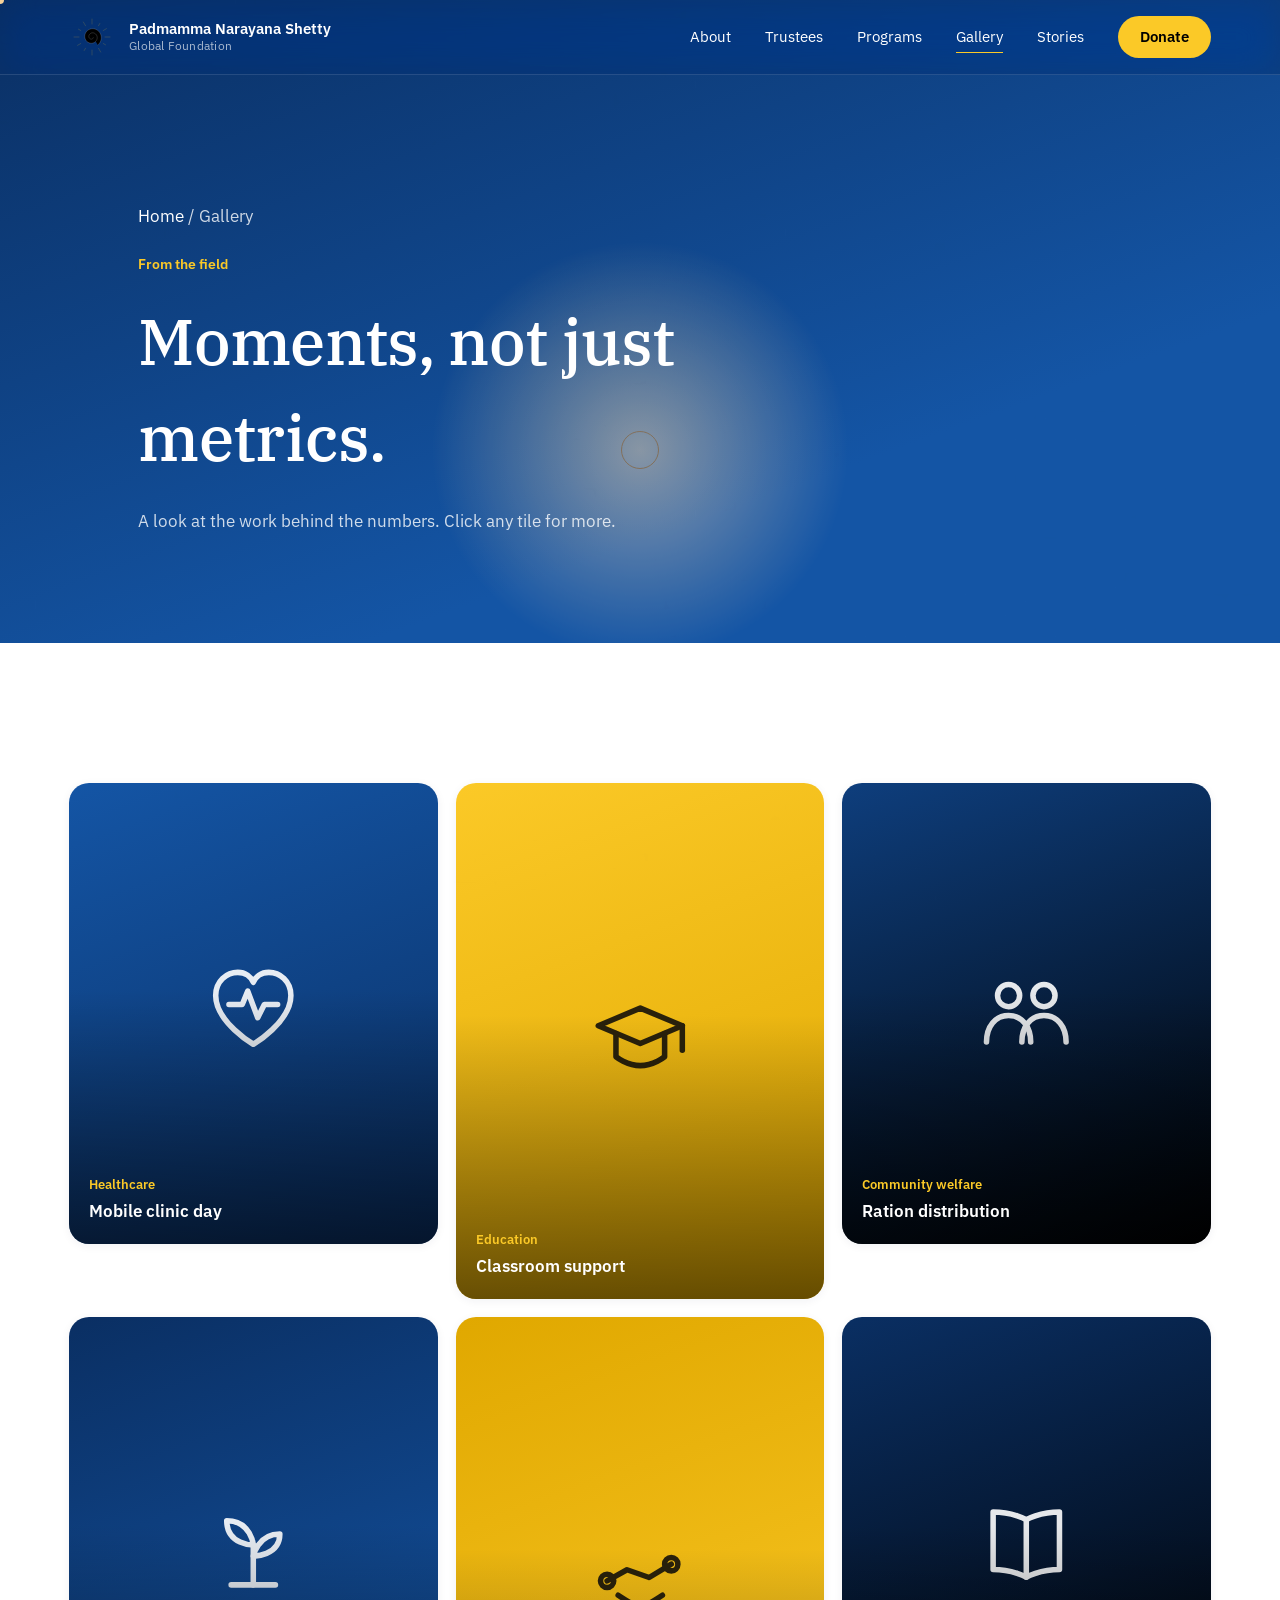
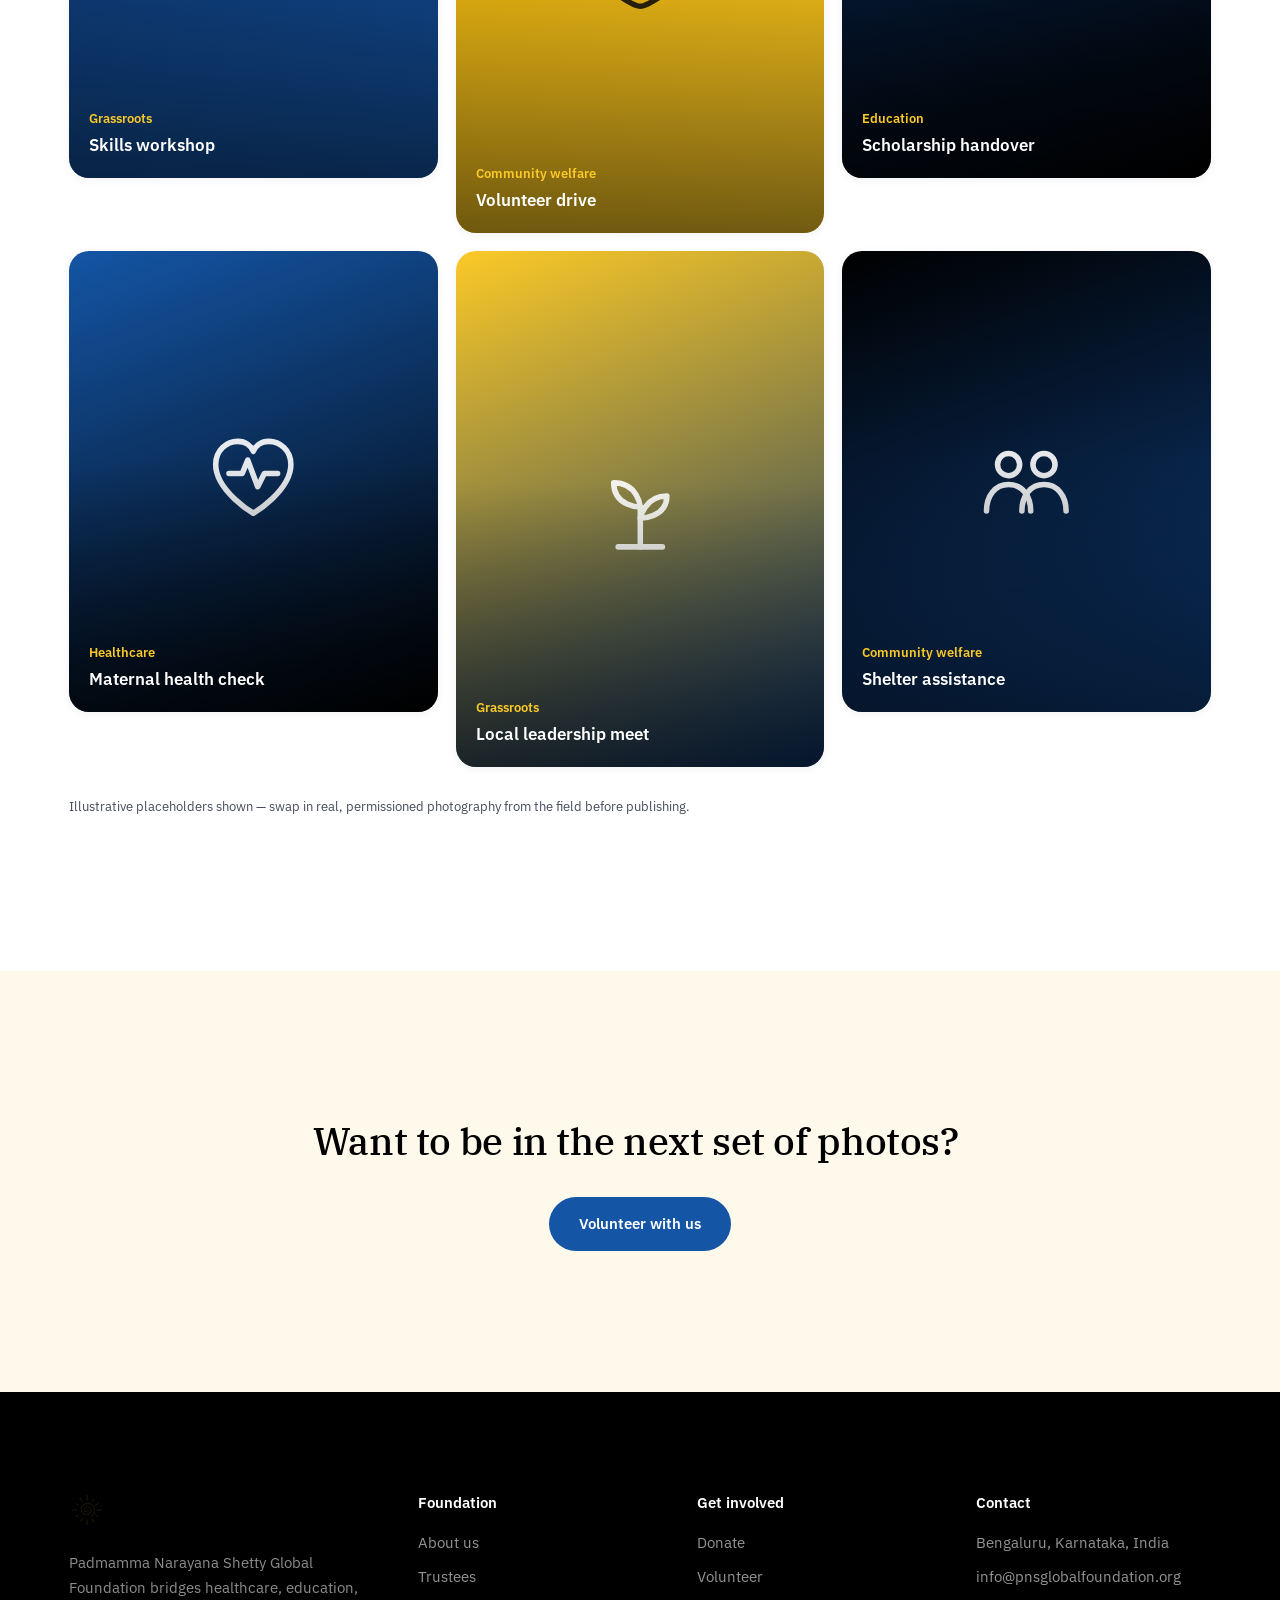
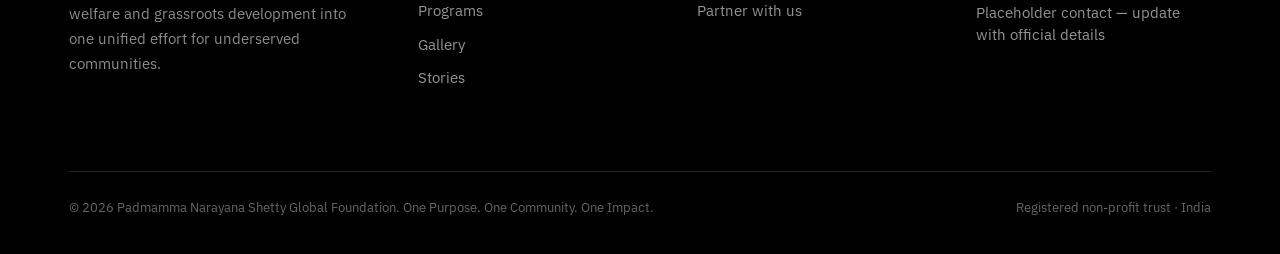
<file: gallery.html>
<!doctype html>
<html lang="en">
<head>
<meta charset="UTF-8">
<meta name="viewport" content="width=device-width, initial-scale=1.0">
<title>Gallery — Padmamma Narayana Shetty Global Foundation</title>
<meta name="description" content="Photos and moments from Padmamma Narayana Shetty Global Foundation's healthcare, education, welfare and grassroots programs.">
<link rel="preconnect" href="https://fonts.googleapis.com">
<link rel="preconnect" href="https://fonts.gstatic.com" crossorigin>
<link href="https://fonts.googleapis.com/css2?family=IBM+Plex+Sans:wght@400;500;600;700&family=IBM+Plex+Serif:ital,wght@0,400;0,500;0,600;1,400;1,500;1,600&family=IBM+Plex+Mono:wght@400;500;600&display=swap" rel="stylesheet">
<link rel="stylesheet" href="style.css">
</head>
<body>
<div id="page-transition"></div>
<canvas id="grain"></canvas>
<div class="cursor-glow"></div>
<div class="cursor-ring"></div>
<div class="cursor-dot"></div>

<header class="nav">
  <a href="index.html" class="nav-brand">
    <svg class="mark-icon" viewBox="-135 -135 270 270"><g class="coil" stroke="#ffffff"><path d="M 6.00,0.00 L 6.22,0.38 L 6.42,0.79 L 6.60,1.23 L 6.74,1.69 L 6.85,2.17 L 6.92,2.67 L 6.96,3.19 L 6.96,3.72 L 6.92,4.27 L 6.84,4.82 L 6.71,5.38 L 6.54,5.94 L 6.33,6.50 L 6.08,7.05 L 5.77,7.60 L 5.43,8.14 L 5.04,8.66 L 4.60,9.16 L 4.13,9.65 L 3.60,10.10 L 3.04,10.53 L 2.44,10.93 L 1.81,11.29 L 1.13,11.62 L 0.43,11.90 L -0.31,12.14 L -1.08,12.33 L -1.87,12.48 L -2.68,12.57 L -3.51,12.61 L -4.35,12.60 L -5.21,12.52 L -6.07,12.39 L -6.94,12.20 L -7.80,11.95 L -8.66,11.64 L -9.51,11.27 L -10.35,10.83 L -11.17,10.34 L -11.96,9.78 L -12.73,9.17 L -13.47,8.50 L -14.18,7.77 L -14.84,6.98 L -15.46,6.15 L -16.03,5.26 L -16.55,4.33 L -17.02,3.35 L -17.43,2.33 L -17.77,1.27 L -18.05,0.18 L -18.27,-0.94 L -18.41,-2.09 L -18.48,-3.25 L -18.48,-4.44 L -18.39,-5.63 L -18.24,-6.83 L -18.00,-8.03 L -17.68,-9.23 L -17.28,-10.42 L -16.81,-11.60 L -16.25,-12.75 L -15.61,-13.88 L -14.90,-14.98 L -14.11,-16.05 L -13.24,-17.07 L -12.30,-18.04 L -11.29,-18.97 L -10.21,-19.83 L -9.07,-20.64 L -7.87,-21.38 L -6.61,-22.05 L -5.30,-22.64 L -3.94,-23.16 L -2.54,-23.59 L -1.09,-23.94 L 0.38,-24.20 L 1.88,-24.36 L 3.41,-24.44 L 4.95,-24.41 L 6.50,-24.29 L 8.05,-24.07 L 9.60,-23.75 L 11.14,-23.33 L 12.67,-22.81 L 14.17,-22.19 L 15.64,-21.47 L 17.08,-20.65 L 18.48,-19.74 L 19.83,-18.73 L 21.12,-17.63 L 22.35,-16.44 L 23.52,-15.16 L 24.61,-13.81 L 25.62,-12.37 L 26.55,-10.87 L 27.39,-9.29 L 28.14,-7.66 L 28.79,-5.96 L 29.33,-4.22 L 29.77,-2.43 L 30.10,-0.60 L 30.32,1.26 L 30.42,3.14 L 30.40,5.04 L 30.27,6.95 L 30.01,8.86 L 29.63,10.76 L 29.13,12.66 L 28.51,14.53 L 27.77,16.37 L 26.91,18.18 L 25.93,19.94 L 24.84,21.65 L 23.63,23.29 L 22.31,24.88 L 20.89,26.38 L 19.37,27.81 L 17.75,29.15 L 16.04,30.39 L 14.24,31.53 L 12.36,32.57 L 10.41,33.49 L 8.39,34.30 L 6.31,34.98 L 4.18,35.54 L 2.00,35.96 L -0.21,36.25 L -2.45,36.41 L -4.71,36.42 L -6.98,36.30 L -9.25,36.03 L -11.52,35.62 L -13.77,35.07 L -15.99,34.37 L -18.19,33.53 L -20.33,32.55 L -22.43,31.44 L -24.47,30.18 L -26.43,28.80 L -28.32,27.29 L -30.12,25.65 L -31.83,23.90 L -33.43,22.03 L -34.93,20.05 L -36.30,17.98 L -37.55,15.81 L -38.68,13.55 L -39.66,11.22 L -40.51,8.81 L -41.21,6.35 L -41.75,3.83 L -42.14,1.26 L -42.38,-1.33 L -42.45,-3.95 L -42.36,-6.59 L -42.11,-9.22 L -41.69,-11.86 L -41.11,-14.47 L -40.36,-17.06 L -39.45,-19.61 L -38.38,-22.11 L -37.15,-24.55 L -35.76,-26.93 L -34.22,-29.23 L -32.53,-31.43 L -30.70,-33.55 L -28.73,-35.55 L -26.63,-37.44 L -24.41,-39.20 L -22.07,-40.84 L -19.62,-42.33 L -17.07,-43.67 L -14.44,-44.86 L -11.71,-45.89 L -8.92,-46.76 L -6.06,-47.45 L -3.16,-47.97 L -0.21,-48.31 L 2.77,-48.47 L 5.77,-48.44 L 8.77,-48.23 L 11.77,-47.83 L 14.75,-47.24 L 17.71,-46.47 L 20.63,-45.51 L 23.49,-44.37 L 26.29,-43.04 L 29.02,-41.54 L 31.66,-39.87 L 34.20,-38.02 L 36.64,-36.02 L 38.96,-33.86 L 41.15,-31.55 L 43.21,-29.09 L 45.12,-26.51 L 46.87,-23.80 L 48.46,-20.97 L 49.88,-18.04 L 51.11,-15.01 L 52.17,-11.90 L 53.03,-8.71 L 53.70,-5.46 L 54.17,-2.17 L 54.44,1.17 L 54.50,4.52 L 54.36,7.89 L 54.00,11.26 L 53.44,14.62 L 52.66,17.95 L 51.68,21.23 L 50.49,24.47 L 49.10,27.64 L 47.51,30.73 L 45.73,33.72 L 43.75,36.62 L 41.59,39.40 L 39.26,42.05 L 36.76,44.56 L 34.09,46.92"/></g><g class="rays" stroke="#FBC927"><line x1="0.00" y1="-74.00" x2="0.00" y2="-108.00"/><line x1="37.00" y1="-64.09" x2="47.00" y2="-81.41"/><line x1="64.09" y1="-37.00" x2="86.60" y2="-50.00"/><line x1="74.00" y1="0.00" x2="108.00" y2="0.00"/><line x1="64.09" y1="37.00" x2="81.41" y2="47.00"/><line x1="37.00" y1="64.09" x2="52.00" y2="90.07"/><line x1="0.00" y1="74.00" x2="0.00" y2="108.00"/><line x1="-37.00" y1="64.09" x2="-47.00" y2="81.41"/><line x1="-64.09" y1="37.00" x2="-86.60" y2="50.00"/><line x1="-74.00" y1="0.00" x2="-108.00" y2="0.00"/><line x1="-64.09" y1="-37.00" x2="-81.41" y2="-47.00"/><line x1="-37.00" y1="-64.09" x2="-52.00" y2="-90.07"/></g></svg>
    <span class="name">Padmamma Narayana Shetty<span class="sub">Global Foundation</span></span>
  </a>
  <nav class="nav-links">
    <a href="about.html" class="">About</a>
<a href="trustees.html" class="">Trustees</a>
<a href="programs.html" class="">Programs</a>
<a href="gallery.html" class="active">Gallery</a>
<a href="stories.html" class="">Stories</a>

    <a href="#" class="nav-donate" data-open-modal="modal-donate">Donate</a>
  </nav>
  <button class="nav-toggle" aria-label="Menu"><span></span><span></span><span></span></button>
</header>

<section class="page-hero">
  <div class="container">
    <p class="crumb"><a href="index.html">Home</a> / Gallery</p>
    <p class="eyebrow-plain">From the field</p>
    <h1 class="display split-reveal">Moments, not just metrics.</h1>
    <p>A look at the work behind the numbers. Click any tile for more.</p>
  </div>
</section>

<section class="pad">
  <div class="container">
    <div class="gallery-grid reveal">
      <div class="gallery-item tilt" data-tag="Healthcare" data-title="Mobile clinic day" data-desc="A monthly health camp bringing basic diagnostics and medicine to villages without a nearby clinic.">
      <div class="bg" style="background:linear-gradient(160deg,#1455A5,#0A2F63);display:flex;align-items:center;justify-content:center;color:#fff;"><svg viewBox="0 0 100 100" fill="none" stroke="currentColor" stroke-width="5" stroke-linecap="round" stroke-linejoin="round"><path d="M50 78C50 78 16 58 16 34C16 21 26 13 36 13C43 13 48 17 50 22C52 17 57 13 64 13C74 13 84 21 84 34C84 58 50 78 50 78Z"/><path d="M28 42H40L45 30L54 54L60 42H72"/></svg></div>
      <div class="scrim"></div>
      <div class="cap"><span class="tag">Healthcare</span><div class="ttl">Mobile clinic day</div></div>
    </div>
<div class="gallery-item tilt" data-tag="Education" data-title="Classroom support" data-desc="Digital literacy sessions and teacher-training workshops in rural government schools.">
      <div class="bg" style="background:linear-gradient(160deg,#FBC927,#E0A800);display:flex;align-items:center;justify-content:center;color:#14110B;"><svg viewBox="0 0 100 100" fill="none" stroke="currentColor" stroke-width="5" stroke-linecap="round" stroke-linejoin="round"><path d="M12 36L50 20L88 36L50 52L12 36Z"/><path d="M28 43V64C28 64 38 72 50 72C62 72 72 64 72 64V43"/><path d="M88 36V58"/></svg></div>
      <div class="scrim"></div>
      <div class="cap"><span class="tag">Education</span><div class="ttl">Classroom support</div></div>
    </div>
<div class="gallery-item tilt" data-tag="Community welfare" data-title="Ration distribution" data-desc="Emergency ration kits reaching families during floods and seasonal shortfalls.">
      <div class="bg" style="background:linear-gradient(160deg,#0E3E7D,#000);display:flex;align-items:center;justify-content:center;color:#fff;"><svg viewBox="0 0 100 100" fill="none" stroke="currentColor" stroke-width="5" stroke-linecap="round" stroke-linejoin="round"><circle cx="34" cy="34" r="10"/><circle cx="66" cy="34" r="10"/><path d="M14 76C14 62 22 52 34 52C46 52 54 62 54 76"/><path d="M46 76C46 62 54 52 66 52C78 52 86 62 86 76"/></svg></div>
      <div class="scrim"></div>
      <div class="cap"><span class="tag">Community welfare</span><div class="ttl">Ration distribution</div></div>
    </div>
<div class="gallery-item tilt" data-tag="Grassroots" data-title="Skills workshop" data-desc="A vocational training session run with and by local community leaders.">
      <div class="bg" style="background:linear-gradient(160deg,#0A2F63,#1455A5);display:flex;align-items:center;justify-content:center;color:#fff;"><svg viewBox="0 0 100 100" fill="none" stroke="currentColor" stroke-width="5" stroke-linecap="round" stroke-linejoin="round"><path d="M50 84V48"/><path d="M50 48C50 48 26 48 26 26C48 26 50 48 50 48Z"/><path d="M50 58C50 58 74 58 74 38C54 38 50 58 50 58Z"/><path d="M30 84H70"/></svg></div>
      <div class="scrim"></div>
      <div class="cap"><span class="tag">Grassroots</span><div class="ttl">Skills workshop</div></div>
    </div>
<div class="gallery-item tilt" data-tag="Community welfare" data-title="Volunteer drive" data-desc="Weekend volunteers packing and distributing welfare kits.">
      <div class="bg" style="background:linear-gradient(160deg,#E0A800,#FBC927);display:flex;align-items:center;justify-content:center;color:#14110B;"><svg viewBox="0 0 100 100" fill="none" stroke="currentColor" stroke-width="5" stroke-linecap="round" stroke-linejoin="round"><path d="M20 55L38 45L58 52L78 40"/><circle cx="20" cy="55" r="6"/><circle cx="78" cy="40" r="6"/><path d="M30 68C30 68 45 78 50 78C55 78 70 68 70 68"/></svg></div>
      <div class="scrim"></div>
      <div class="cap"><span class="tag">Community welfare</span><div class="ttl">Volunteer drive</div></div>
    </div>
<div class="gallery-item tilt" data-tag="Education" data-title="Scholarship handover" data-desc="First-generation learners receiving scholarship support for the academic year.">
      <div class="bg" style="background:linear-gradient(160deg,#0A2F63,#000);display:flex;align-items:center;justify-content:center;color:#fff;"><svg viewBox="0 0 100 100" fill="none" stroke="currentColor" stroke-width="5" stroke-linecap="round" stroke-linejoin="round"><path d="M50 25C50 25 38 18 20 18V70C38 70 50 77 50 77C50 77 62 70 80 70V18C62 18 50 25 50 25Z"/><path d="M50 25V77"/></svg></div>
      <div class="scrim"></div>
      <div class="cap"><span class="tag">Education</span><div class="ttl">Scholarship handover</div></div>
    </div>
<div class="gallery-item tilt" data-tag="Healthcare" data-title="Maternal health check" data-desc="Antenatal check-ups offered as part of our mobile clinic circuit.">
      <div class="bg" style="background:linear-gradient(160deg,#1455A5,#000);display:flex;align-items:center;justify-content:center;color:#fff;"><svg viewBox="0 0 100 100" fill="none" stroke="currentColor" stroke-width="5" stroke-linecap="round" stroke-linejoin="round"><path d="M50 78C50 78 16 58 16 34C16 21 26 13 36 13C43 13 48 17 50 22C52 17 57 13 64 13C74 13 84 21 84 34C84 58 50 78 50 78Z"/><path d="M28 42H40L45 30L54 54L60 42H72"/></svg></div>
      <div class="scrim"></div>
      <div class="cap"><span class="tag">Healthcare</span><div class="ttl">Maternal health check</div></div>
    </div>
<div class="gallery-item tilt" data-tag="Grassroots" data-title="Local leadership meet" data-desc="Community leaders planning the next phase of a livelihoods program.">
      <div class="bg" style="background:linear-gradient(160deg,#FBC927,#0A2F63);display:flex;align-items:center;justify-content:center;color:#fff;"><svg viewBox="0 0 100 100" fill="none" stroke="currentColor" stroke-width="5" stroke-linecap="round" stroke-linejoin="round"><path d="M50 84V48"/><path d="M50 48C50 48 26 48 26 26C48 26 50 48 50 48Z"/><path d="M50 58C50 58 74 58 74 38C54 38 50 58 50 58Z"/><path d="M30 84H70"/></svg></div>
      <div class="scrim"></div>
      <div class="cap"><span class="tag">Grassroots</span><div class="ttl">Local leadership meet</div></div>
    </div>
<div class="gallery-item tilt" data-tag="Community welfare" data-title="Shelter assistance" data-desc="Temporary shelter materials distributed after seasonal flooding.">
      <div class="bg" style="background:linear-gradient(160deg,#000,#0E3E7D);display:flex;align-items:center;justify-content:center;color:#fff;"><svg viewBox="0 0 100 100" fill="none" stroke="currentColor" stroke-width="5" stroke-linecap="round" stroke-linejoin="round"><circle cx="34" cy="34" r="10"/><circle cx="66" cy="34" r="10"/><path d="M14 76C14 62 22 52 34 52C46 52 54 62 54 76"/><path d="M46 76C46 62 54 52 66 52C78 52 86 62 86 76"/></svg></div>
      <div class="scrim"></div>
      <div class="cap"><span class="tag">Community welfare</span><div class="ttl">Shelter assistance</div></div>
    </div>

    </div>
    <p class="note" style="margin-top:30px;">Illustrative placeholders shown &mdash; swap in real, permissioned photography from the field before publishing.</p>
  </div>
</section>

<div id="lightbox">
  <div class="close">&times;</div>
  <div class="box">
    <div class="visual"></div>
    <div class="info">
      <span class="tag"></span>
      <h3></h3>
      <p class="desc" style="margin-top:10px;color:var(--slate);font-size:15px;line-height:1.6;"></p>
    </div>
  </div>
</div>

<section class="pad on-warm">
  <div class="container" style="text-align:center;">
    <h2 class="display split-reveal reveal" style="font-size:clamp(26px,3.4vw,38px);">Want to be in the next set of photos?</h2>
    <a href="#" class="btn btn-fill" data-magnetic data-open-modal="modal-volunteer" style="margin-top:28px;display:inline-flex;background:var(--blue);color:#fff;"><span>Volunteer with us</span></a>
  </div>
</section>

<footer>
  <div class="container">
    <div class="footer-top">
      <div class="footer-brand">
        <svg class="mark" viewBox="-135 -135 270 270" style="width:36px;height:36px;color:var(--gold);"><g><path d="M 6.00,0.00 L 6.22,0.38 L 6.42,0.79 L 6.60,1.23 L 6.74,1.69 L 6.85,2.17 L 6.92,2.67 L 6.96,3.19 L 6.96,3.72 L 6.92,4.27 L 6.84,4.82 L 6.71,5.38 L 6.54,5.94 L 6.33,6.50 L 6.08,7.05 L 5.77,7.60 L 5.43,8.14 L 5.04,8.66 L 4.60,9.16 L 4.13,9.65 L 3.60,10.10 L 3.04,10.53 L 2.44,10.93 L 1.81,11.29 L 1.13,11.62 L 0.43,11.90 L -0.31,12.14 L -1.08,12.33 L -1.87,12.48 L -2.68,12.57 L -3.51,12.61 L -4.35,12.60 L -5.21,12.52 L -6.07,12.39 L -6.94,12.20 L -7.80,11.95 L -8.66,11.64 L -9.51,11.27 L -10.35,10.83 L -11.17,10.34 L -11.96,9.78 L -12.73,9.17 L -13.47,8.50 L -14.18,7.77 L -14.84,6.98 L -15.46,6.15 L -16.03,5.26 L -16.55,4.33 L -17.02,3.35 L -17.43,2.33 L -17.77,1.27 L -18.05,0.18 L -18.27,-0.94 L -18.41,-2.09 L -18.48,-3.25 L -18.48,-4.44 L -18.39,-5.63 L -18.24,-6.83 L -18.00,-8.03 L -17.68,-9.23 L -17.28,-10.42 L -16.81,-11.60 L -16.25,-12.75 L -15.61,-13.88 L -14.90,-14.98 L -14.11,-16.05 L -13.24,-17.07 L -12.30,-18.04 L -11.29,-18.97 L -10.21,-19.83 L -9.07,-20.64 L -7.87,-21.38 L -6.61,-22.05 L -5.30,-22.64 L -3.94,-23.16 L -2.54,-23.59 L -1.09,-23.94 L 0.38,-24.20 L 1.88,-24.36 L 3.41,-24.44 L 4.95,-24.41 L 6.50,-24.29 L 8.05,-24.07 L 9.60,-23.75 L 11.14,-23.33 L 12.67,-22.81 L 14.17,-22.19 L 15.64,-21.47 L 17.08,-20.65 L 18.48,-19.74 L 19.83,-18.73 L 21.12,-17.63 L 22.35,-16.44 L 23.52,-15.16 L 24.61,-13.81 L 25.62,-12.37 L 26.55,-10.87 L 27.39,-9.29 L 28.14,-7.66 L 28.79,-5.96 L 29.33,-4.22 L 29.77,-2.43 L 30.10,-0.60 L 30.32,1.26 L 30.42,3.14 L 30.40,5.04 L 30.27,6.95 L 30.01,8.86 L 29.63,10.76 L 29.13,12.66 L 28.51,14.53 L 27.77,16.37 L 26.91,18.18 L 25.93,19.94 L 24.84,21.65 L 23.63,23.29 L 22.31,24.88 L 20.89,26.38 L 19.37,27.81 L 17.75,29.15 L 16.04,30.39 L 14.24,31.53 L 12.36,32.57 L 10.41,33.49 L 8.39,34.30 L 6.31,34.98 L 4.18,35.54 L 2.00,35.96 L -0.21,36.25 L -2.45,36.41 L -4.71,36.42 L -6.98,36.30 L -9.25,36.03 L -11.52,35.62 L -13.77,35.07 L -15.99,34.37 L -18.19,33.53 L -20.33,32.55 L -22.43,31.44 L -24.47,30.18 L -26.43,28.80 L -28.32,27.29 L -30.12,25.65 L -31.83,23.90 L -33.43,22.03 L -34.93,20.05 L -36.30,17.98 L -37.55,15.81 L -38.68,13.55 L -39.66,11.22 L -40.51,8.81 L -41.21,6.35 L -41.75,3.83 L -42.14,1.26 L -42.38,-1.33 L -42.45,-3.95 L -42.36,-6.59 L -42.11,-9.22 L -41.69,-11.86 L -41.11,-14.47 L -40.36,-17.06 L -39.45,-19.61 L -38.38,-22.11 L -37.15,-24.55 L -35.76,-26.93 L -34.22,-29.23 L -32.53,-31.43 L -30.70,-33.55 L -28.73,-35.55 L -26.63,-37.44 L -24.41,-39.20 L -22.07,-40.84 L -19.62,-42.33 L -17.07,-43.67 L -14.44,-44.86 L -11.71,-45.89 L -8.92,-46.76 L -6.06,-47.45 L -3.16,-47.97 L -0.21,-48.31 L 2.77,-48.47 L 5.77,-48.44 L 8.77,-48.23 L 11.77,-47.83 L 14.75,-47.24 L 17.71,-46.47 L 20.63,-45.51 L 23.49,-44.37 L 26.29,-43.04 L 29.02,-41.54 L 31.66,-39.87 L 34.20,-38.02 L 36.64,-36.02 L 38.96,-33.86 L 41.15,-31.55 L 43.21,-29.09 L 45.12,-26.51 L 46.87,-23.80 L 48.46,-20.97 L 49.88,-18.04 L 51.11,-15.01 L 52.17,-11.90 L 53.03,-8.71 L 53.70,-5.46 L 54.17,-2.17 L 54.44,1.17 L 54.50,4.52 L 54.36,7.89 L 54.00,11.26 L 53.44,14.62 L 52.66,17.95 L 51.68,21.23 L 50.49,24.47 L 49.10,27.64 L 47.51,30.73 L 45.73,33.72 L 43.75,36.62 L 41.59,39.40 L 39.26,42.05 L 36.76,44.56 L 34.09,46.92"/><line x1="0.00" y1="-74.00" x2="0.00" y2="-108.00"/><line x1="37.00" y1="-64.09" x2="47.00" y2="-81.41"/><line x1="64.09" y1="-37.00" x2="86.60" y2="-50.00"/><line x1="74.00" y1="0.00" x2="108.00" y2="0.00"/><line x1="64.09" y1="37.00" x2="81.41" y2="47.00"/><line x1="37.00" y1="64.09" x2="52.00" y2="90.07"/><line x1="0.00" y1="74.00" x2="0.00" y2="108.00"/><line x1="-37.00" y1="64.09" x2="-47.00" y2="81.41"/><line x1="-64.09" y1="37.00" x2="-86.60" y2="50.00"/><line x1="-74.00" y1="0.00" x2="-108.00" y2="0.00"/><line x1="-64.09" y1="-37.00" x2="-81.41" y2="-47.00"/><line x1="-37.00" y1="-64.09" x2="-52.00" y2="-90.07"/></g></svg>
        <p>Padmamma Narayana Shetty Global Foundation bridges healthcare, education, welfare and grassroots development into one unified effort for underserved communities.</p>
      </div>
      <div class="footer-col">
        <h4>Foundation</h4>
        <a href="about.html">About us</a><a href="trustees.html">Trustees</a><a href="programs.html">Programs</a><a href="gallery.html">Gallery</a><a href="stories.html">Stories</a>
      </div>
      <div class="footer-col">
        <h4>Get involved</h4>
        <a data-open-modal="modal-donate" href="#">Donate</a><a data-open-modal="modal-volunteer" href="#">Volunteer</a><a data-open-modal="modal-partner" href="#">Partner with us</a>
      </div>
      <div class="footer-col">
        <h4>Contact</h4>
        <p>Bengaluru, Karnataka, India</p>
        <a href="mailto:info@pnsglobalfoundation.org">info@pnsglobalfoundation.org</a>
        <p class="note">Placeholder contact &mdash; update with official details</p>
      </div>
    </div>
    <div class="footer-bottom">
      <span>&copy; <span id="year"></span> Padmamma Narayana Shetty Global Foundation. One Purpose. One Community. One Impact.</span>
      <span>Registered non-profit trust &middot; India</span>
    </div>
  </div>
</footer>

<div class="modal-overlay" id="modal-donate">
  <div class="modal-box">
    <div class="modal-close">&times;</div>
    <h3 class="display">Make a donation</h3>
    <p class="sub">Share a few details and our team will get right back to you.</p>
    <form id="form-donate">
      <div class="field"><label>Your name</label><input name="name" required placeholder="Full name"></div>
      <div class="field"><label>Donation amount (Rs.)</label><input name="amount" required placeholder="e.g. 2000" inputmode="numeric"></div>
      <div class="field"><label>Phone or email</label><input name="contact" required placeholder="For us to reach you"></div>
      <div class="field"><label>Message (optional)</label><textarea name="message" placeholder="Anything you'd like us to know"></textarea></div>
      <button type="submit" class="modal-submit">Submit</button>
    </form>
  </div>
</div>

<div class="modal-overlay" id="modal-volunteer">
  <div class="modal-box">
    <div class="modal-close">&times;</div>
    <h3 class="display">Apply to volunteer</h3>
    <p class="sub">Tell us a little about you and we'll be in touch.</p>
    <form id="form-volunteer">
      <div class="field"><label>Your name</label><input name="name" required placeholder="Full name"></div>
      <div class="field"><label>Phone number</label><input name="phone" required placeholder="Your phone number"></div>
      <div class="field"><label>Area of interest</label>
        <select name="interest">
          <option>Healthcare camps</option>
          <option>Education &amp; teaching</option>
          <option>Community welfare / relief</option>
          <option>Grassroots development</option>
          <option>Anywhere I'm needed</option>
        </select>
      </div>
      <div class="field"><label>Availability (optional)</label><input name="availability" placeholder="e.g. Weekends"></div>
      <button type="submit" class="modal-submit">Submit</button>
    </form>
  </div>
</div>

<div class="modal-overlay" id="modal-partner">
  <div class="modal-box">
    <div class="modal-close">&times;</div>
    <h3 class="display">Partner with us</h3>
    <p class="sub">For institutions and CSR teams &mdash; share a few details to start the conversation.</p>
    <form id="form-partner">
      <div class="field"><label>Organisation name</label><input name="org" required placeholder="Company / institution"></div>
      <div class="field"><label>Contact person</label><input name="name" required placeholder="Full name"></div>
      <div class="field"><label>Email</label><input name="email" required type="email" placeholder="you@company.com"></div>
      <div class="field"><label>What did you have in mind?</label><textarea name="details" placeholder="Program area, scale, timeline..."></textarea></div>
      <button type="submit" class="modal-submit">Submit</button>
    </form>
  </div>
</div>

<script src="script.js"></script>
</body>
</html>
</file>
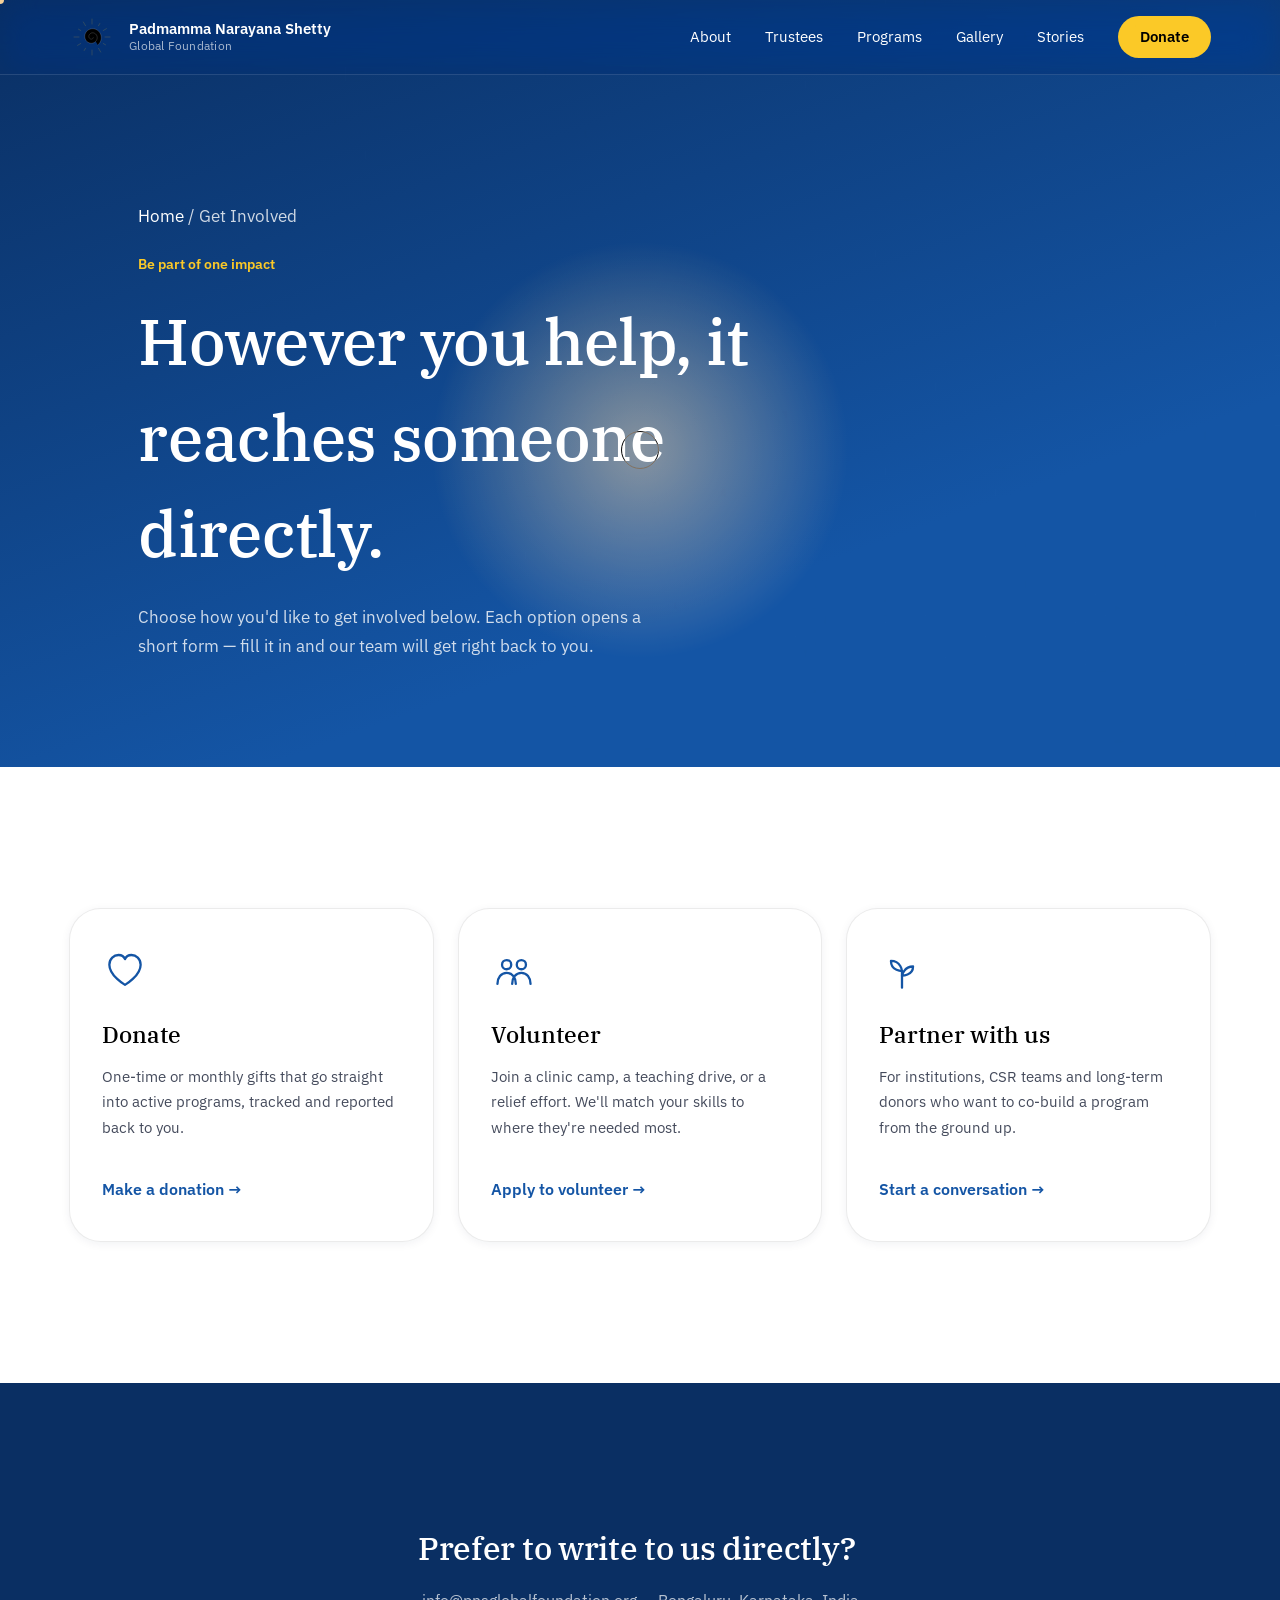
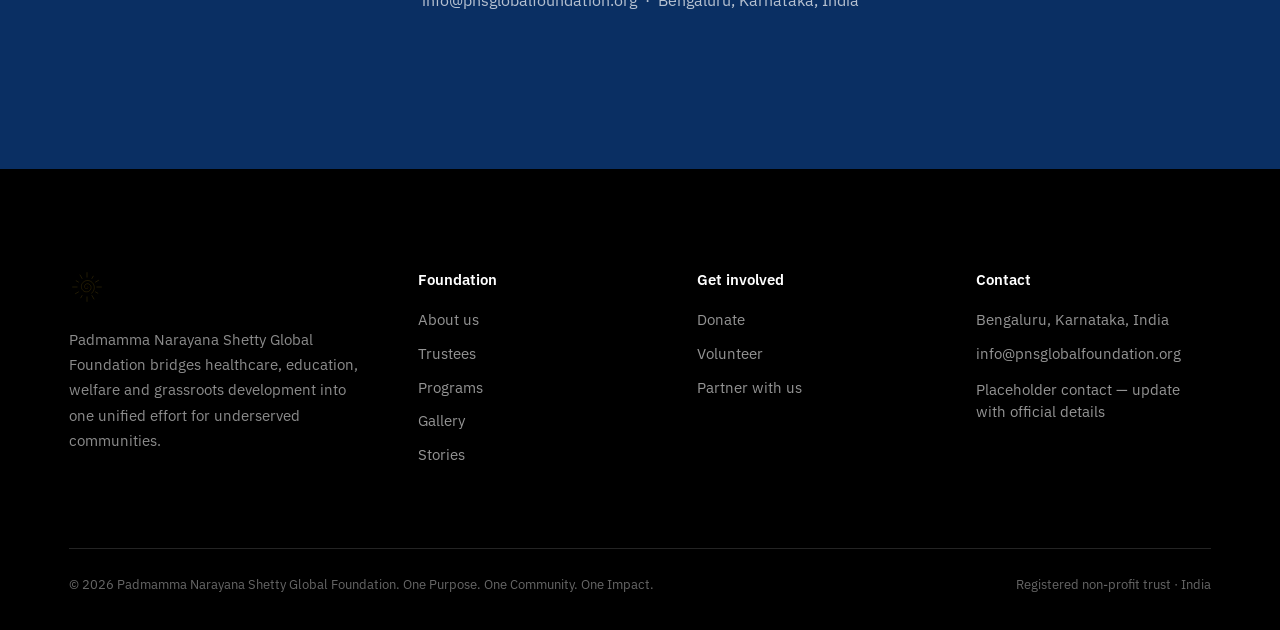
<file: involve.html>
<!doctype html>
<html lang="en">
<head>
<meta charset="UTF-8">
<meta name="viewport" content="width=device-width, initial-scale=1.0">
<title>Get Involved — Padmamma Narayana Shetty Global Foundation</title>
<meta name="description" content="Donate, volunteer or partner with Padmamma Narayana Shetty Global Foundation.">
<link rel="preconnect" href="https://fonts.googleapis.com">
<link rel="preconnect" href="https://fonts.gstatic.com" crossorigin>
<link href="https://fonts.googleapis.com/css2?family=IBM+Plex+Sans:wght@400;500;600;700&family=IBM+Plex+Serif:ital,wght@0,400;0,500;0,600;1,400;1,500;1,600&family=IBM+Plex+Mono:wght@400;500;600&display=swap" rel="stylesheet">
<link rel="stylesheet" href="style.css">
</head>
<body>
<div id="page-transition"></div>
<canvas id="grain"></canvas>
<div class="cursor-glow"></div>
<div class="cursor-ring"></div>
<div class="cursor-dot"></div>

<header class="nav">
  <a href="index.html" class="nav-brand">
    <svg class="mark-icon" viewBox="-135 -135 270 270"><g class="coil" stroke="#ffffff"><path d="M 6.00,0.00 L 6.22,0.38 L 6.42,0.79 L 6.60,1.23 L 6.74,1.69 L 6.85,2.17 L 6.92,2.67 L 6.96,3.19 L 6.96,3.72 L 6.92,4.27 L 6.84,4.82 L 6.71,5.38 L 6.54,5.94 L 6.33,6.50 L 6.08,7.05 L 5.77,7.60 L 5.43,8.14 L 5.04,8.66 L 4.60,9.16 L 4.13,9.65 L 3.60,10.10 L 3.04,10.53 L 2.44,10.93 L 1.81,11.29 L 1.13,11.62 L 0.43,11.90 L -0.31,12.14 L -1.08,12.33 L -1.87,12.48 L -2.68,12.57 L -3.51,12.61 L -4.35,12.60 L -5.21,12.52 L -6.07,12.39 L -6.94,12.20 L -7.80,11.95 L -8.66,11.64 L -9.51,11.27 L -10.35,10.83 L -11.17,10.34 L -11.96,9.78 L -12.73,9.17 L -13.47,8.50 L -14.18,7.77 L -14.84,6.98 L -15.46,6.15 L -16.03,5.26 L -16.55,4.33 L -17.02,3.35 L -17.43,2.33 L -17.77,1.27 L -18.05,0.18 L -18.27,-0.94 L -18.41,-2.09 L -18.48,-3.25 L -18.48,-4.44 L -18.39,-5.63 L -18.24,-6.83 L -18.00,-8.03 L -17.68,-9.23 L -17.28,-10.42 L -16.81,-11.60 L -16.25,-12.75 L -15.61,-13.88 L -14.90,-14.98 L -14.11,-16.05 L -13.24,-17.07 L -12.30,-18.04 L -11.29,-18.97 L -10.21,-19.83 L -9.07,-20.64 L -7.87,-21.38 L -6.61,-22.05 L -5.30,-22.64 L -3.94,-23.16 L -2.54,-23.59 L -1.09,-23.94 L 0.38,-24.20 L 1.88,-24.36 L 3.41,-24.44 L 4.95,-24.41 L 6.50,-24.29 L 8.05,-24.07 L 9.60,-23.75 L 11.14,-23.33 L 12.67,-22.81 L 14.17,-22.19 L 15.64,-21.47 L 17.08,-20.65 L 18.48,-19.74 L 19.83,-18.73 L 21.12,-17.63 L 22.35,-16.44 L 23.52,-15.16 L 24.61,-13.81 L 25.62,-12.37 L 26.55,-10.87 L 27.39,-9.29 L 28.14,-7.66 L 28.79,-5.96 L 29.33,-4.22 L 29.77,-2.43 L 30.10,-0.60 L 30.32,1.26 L 30.42,3.14 L 30.40,5.04 L 30.27,6.95 L 30.01,8.86 L 29.63,10.76 L 29.13,12.66 L 28.51,14.53 L 27.77,16.37 L 26.91,18.18 L 25.93,19.94 L 24.84,21.65 L 23.63,23.29 L 22.31,24.88 L 20.89,26.38 L 19.37,27.81 L 17.75,29.15 L 16.04,30.39 L 14.24,31.53 L 12.36,32.57 L 10.41,33.49 L 8.39,34.30 L 6.31,34.98 L 4.18,35.54 L 2.00,35.96 L -0.21,36.25 L -2.45,36.41 L -4.71,36.42 L -6.98,36.30 L -9.25,36.03 L -11.52,35.62 L -13.77,35.07 L -15.99,34.37 L -18.19,33.53 L -20.33,32.55 L -22.43,31.44 L -24.47,30.18 L -26.43,28.80 L -28.32,27.29 L -30.12,25.65 L -31.83,23.90 L -33.43,22.03 L -34.93,20.05 L -36.30,17.98 L -37.55,15.81 L -38.68,13.55 L -39.66,11.22 L -40.51,8.81 L -41.21,6.35 L -41.75,3.83 L -42.14,1.26 L -42.38,-1.33 L -42.45,-3.95 L -42.36,-6.59 L -42.11,-9.22 L -41.69,-11.86 L -41.11,-14.47 L -40.36,-17.06 L -39.45,-19.61 L -38.38,-22.11 L -37.15,-24.55 L -35.76,-26.93 L -34.22,-29.23 L -32.53,-31.43 L -30.70,-33.55 L -28.73,-35.55 L -26.63,-37.44 L -24.41,-39.20 L -22.07,-40.84 L -19.62,-42.33 L -17.07,-43.67 L -14.44,-44.86 L -11.71,-45.89 L -8.92,-46.76 L -6.06,-47.45 L -3.16,-47.97 L -0.21,-48.31 L 2.77,-48.47 L 5.77,-48.44 L 8.77,-48.23 L 11.77,-47.83 L 14.75,-47.24 L 17.71,-46.47 L 20.63,-45.51 L 23.49,-44.37 L 26.29,-43.04 L 29.02,-41.54 L 31.66,-39.87 L 34.20,-38.02 L 36.64,-36.02 L 38.96,-33.86 L 41.15,-31.55 L 43.21,-29.09 L 45.12,-26.51 L 46.87,-23.80 L 48.46,-20.97 L 49.88,-18.04 L 51.11,-15.01 L 52.17,-11.90 L 53.03,-8.71 L 53.70,-5.46 L 54.17,-2.17 L 54.44,1.17 L 54.50,4.52 L 54.36,7.89 L 54.00,11.26 L 53.44,14.62 L 52.66,17.95 L 51.68,21.23 L 50.49,24.47 L 49.10,27.64 L 47.51,30.73 L 45.73,33.72 L 43.75,36.62 L 41.59,39.40 L 39.26,42.05 L 36.76,44.56 L 34.09,46.92"/></g><g class="rays" stroke="#FBC927"><line x1="0.00" y1="-74.00" x2="0.00" y2="-108.00"/><line x1="37.00" y1="-64.09" x2="47.00" y2="-81.41"/><line x1="64.09" y1="-37.00" x2="86.60" y2="-50.00"/><line x1="74.00" y1="0.00" x2="108.00" y2="0.00"/><line x1="64.09" y1="37.00" x2="81.41" y2="47.00"/><line x1="37.00" y1="64.09" x2="52.00" y2="90.07"/><line x1="0.00" y1="74.00" x2="0.00" y2="108.00"/><line x1="-37.00" y1="64.09" x2="-47.00" y2="81.41"/><line x1="-64.09" y1="37.00" x2="-86.60" y2="50.00"/><line x1="-74.00" y1="0.00" x2="-108.00" y2="0.00"/><line x1="-64.09" y1="-37.00" x2="-81.41" y2="-47.00"/><line x1="-37.00" y1="-64.09" x2="-52.00" y2="-90.07"/></g></svg>
    <span class="name">Padmamma Narayana Shetty<span class="sub">Global Foundation</span></span>
  </a>
  <nav class="nav-links">
    <a href="about.html" class="">About</a>
<a href="trustees.html" class="">Trustees</a>
<a href="programs.html" class="">Programs</a>
<a href="gallery.html" class="">Gallery</a>
<a href="stories.html" class="">Stories</a>

    <a href="#" class="nav-donate" data-open-modal="modal-donate">Donate</a>
  </nav>
  <button class="nav-toggle" aria-label="Menu"><span></span><span></span><span></span></button>
</header>

<section class="page-hero" id="top">
  <div class="container">
    <p class="crumb"><a href="index.html">Home</a> / Get Involved</p>
    <p class="eyebrow-plain">Be part of one impact</p>
    <h1 class="display split-reveal">However you help, it reaches someone directly.</h1>
    <p>Choose how you'd like to get involved below. Each option opens a short form &mdash; fill it in and our team will get right back to you.</p>
  </div>
</section>

<section class="pad">
  <div class="container">
    <div class="involve-grid-light reveal">
      <div class="involve-card-light tilt" data-open-modal="modal-donate">
        <div class="ic">
          <svg viewBox="0 0 100 100" fill="none" stroke="currentColor" stroke-width="5" stroke-linecap="round" stroke-linejoin="round">
            <path d="M50 78C50 78 16 58 16 34C16 21 26 13 36 13C43 13 48 17 50 22C52 17 57 13 64 13C74 13 84 21 84 34C84 58 50 78 50 78Z"/>
          </svg>
        </div>
        <h3>Donate</h3>
        <p>One-time or monthly gifts that go straight into active programs, tracked and reported back to you.</p>
        <span class="ul-link" style="color:var(--blue);">Make a donation &rarr;</span>
      </div>
      <div class="involve-card-light tilt" data-open-modal="modal-volunteer">
        <div class="ic">
          <svg viewBox="0 0 100 100" fill="none" stroke="currentColor" stroke-width="5" stroke-linecap="round" stroke-linejoin="round">
            <circle cx="34" cy="34" r="10"/><circle cx="66" cy="34" r="10"/>
            <path d="M14 76C14 62 22 52 34 52C46 52 54 62 54 76"/><path d="M46 76C46 62 54 52 66 52C78 52 86 62 86 76"/>
          </svg>
        </div>
        <h3>Volunteer</h3>
        <p>Join a clinic camp, a teaching drive, or a relief effort. We'll match your skills to where they're needed most.</p>
        <span class="ul-link" style="color:var(--blue);">Apply to volunteer &rarr;</span>
      </div>
      <div class="involve-card-light tilt" data-open-modal="modal-partner">
        <div class="ic">
          <svg viewBox="0 0 100 100" fill="none" stroke="currentColor" stroke-width="5" stroke-linecap="round" stroke-linejoin="round">
            <path d="M50 84V48"/><path d="M50 48C50 48 26 48 26 26C48 26 50 48 50 48Z"/><path d="M50 58C50 58 74 58 74 38C54 38 50 58 50 58Z"/>
          </svg>
        </div>
        <h3>Partner with us</h3>
        <p>For institutions, CSR teams and long-term donors who want to co-build a program from the ground up.</p>
        <span class="ul-link" style="color:var(--blue);">Start a conversation &rarr;</span>
      </div>
    </div>
  </div>
</section>

<section class="pad on-blue-deep">
  <div class="container" style="text-align:center;">
    <h2 class="display split-reveal reveal" style="font-size:clamp(24px,3vw,32px); max-width:34ch; margin:0 auto;">Prefer to write to us directly?</h2>
    <p style="margin-top:16px;color:rgba(255,255,255,.7);">info@pnsglobalfoundation.org &nbsp;&middot;&nbsp; Bengaluru, Karnataka, India</p>
  </div>
</section>

<footer>
  <div class="container">
    <div class="footer-top">
      <div class="footer-brand">
        <svg class="mark" viewBox="-135 -135 270 270" style="width:36px;height:36px;color:var(--gold);"><g><path d="M 6.00,0.00 L 6.22,0.38 L 6.42,0.79 L 6.60,1.23 L 6.74,1.69 L 6.85,2.17 L 6.92,2.67 L 6.96,3.19 L 6.96,3.72 L 6.92,4.27 L 6.84,4.82 L 6.71,5.38 L 6.54,5.94 L 6.33,6.50 L 6.08,7.05 L 5.77,7.60 L 5.43,8.14 L 5.04,8.66 L 4.60,9.16 L 4.13,9.65 L 3.60,10.10 L 3.04,10.53 L 2.44,10.93 L 1.81,11.29 L 1.13,11.62 L 0.43,11.90 L -0.31,12.14 L -1.08,12.33 L -1.87,12.48 L -2.68,12.57 L -3.51,12.61 L -4.35,12.60 L -5.21,12.52 L -6.07,12.39 L -6.94,12.20 L -7.80,11.95 L -8.66,11.64 L -9.51,11.27 L -10.35,10.83 L -11.17,10.34 L -11.96,9.78 L -12.73,9.17 L -13.47,8.50 L -14.18,7.77 L -14.84,6.98 L -15.46,6.15 L -16.03,5.26 L -16.55,4.33 L -17.02,3.35 L -17.43,2.33 L -17.77,1.27 L -18.05,0.18 L -18.27,-0.94 L -18.41,-2.09 L -18.48,-3.25 L -18.48,-4.44 L -18.39,-5.63 L -18.24,-6.83 L -18.00,-8.03 L -17.68,-9.23 L -17.28,-10.42 L -16.81,-11.60 L -16.25,-12.75 L -15.61,-13.88 L -14.90,-14.98 L -14.11,-16.05 L -13.24,-17.07 L -12.30,-18.04 L -11.29,-18.97 L -10.21,-19.83 L -9.07,-20.64 L -7.87,-21.38 L -6.61,-22.05 L -5.30,-22.64 L -3.94,-23.16 L -2.54,-23.59 L -1.09,-23.94 L 0.38,-24.20 L 1.88,-24.36 L 3.41,-24.44 L 4.95,-24.41 L 6.50,-24.29 L 8.05,-24.07 L 9.60,-23.75 L 11.14,-23.33 L 12.67,-22.81 L 14.17,-22.19 L 15.64,-21.47 L 17.08,-20.65 L 18.48,-19.74 L 19.83,-18.73 L 21.12,-17.63 L 22.35,-16.44 L 23.52,-15.16 L 24.61,-13.81 L 25.62,-12.37 L 26.55,-10.87 L 27.39,-9.29 L 28.14,-7.66 L 28.79,-5.96 L 29.33,-4.22 L 29.77,-2.43 L 30.10,-0.60 L 30.32,1.26 L 30.42,3.14 L 30.40,5.04 L 30.27,6.95 L 30.01,8.86 L 29.63,10.76 L 29.13,12.66 L 28.51,14.53 L 27.77,16.37 L 26.91,18.18 L 25.93,19.94 L 24.84,21.65 L 23.63,23.29 L 22.31,24.88 L 20.89,26.38 L 19.37,27.81 L 17.75,29.15 L 16.04,30.39 L 14.24,31.53 L 12.36,32.57 L 10.41,33.49 L 8.39,34.30 L 6.31,34.98 L 4.18,35.54 L 2.00,35.96 L -0.21,36.25 L -2.45,36.41 L -4.71,36.42 L -6.98,36.30 L -9.25,36.03 L -11.52,35.62 L -13.77,35.07 L -15.99,34.37 L -18.19,33.53 L -20.33,32.55 L -22.43,31.44 L -24.47,30.18 L -26.43,28.80 L -28.32,27.29 L -30.12,25.65 L -31.83,23.90 L -33.43,22.03 L -34.93,20.05 L -36.30,17.98 L -37.55,15.81 L -38.68,13.55 L -39.66,11.22 L -40.51,8.81 L -41.21,6.35 L -41.75,3.83 L -42.14,1.26 L -42.38,-1.33 L -42.45,-3.95 L -42.36,-6.59 L -42.11,-9.22 L -41.69,-11.86 L -41.11,-14.47 L -40.36,-17.06 L -39.45,-19.61 L -38.38,-22.11 L -37.15,-24.55 L -35.76,-26.93 L -34.22,-29.23 L -32.53,-31.43 L -30.70,-33.55 L -28.73,-35.55 L -26.63,-37.44 L -24.41,-39.20 L -22.07,-40.84 L -19.62,-42.33 L -17.07,-43.67 L -14.44,-44.86 L -11.71,-45.89 L -8.92,-46.76 L -6.06,-47.45 L -3.16,-47.97 L -0.21,-48.31 L 2.77,-48.47 L 5.77,-48.44 L 8.77,-48.23 L 11.77,-47.83 L 14.75,-47.24 L 17.71,-46.47 L 20.63,-45.51 L 23.49,-44.37 L 26.29,-43.04 L 29.02,-41.54 L 31.66,-39.87 L 34.20,-38.02 L 36.64,-36.02 L 38.96,-33.86 L 41.15,-31.55 L 43.21,-29.09 L 45.12,-26.51 L 46.87,-23.80 L 48.46,-20.97 L 49.88,-18.04 L 51.11,-15.01 L 52.17,-11.90 L 53.03,-8.71 L 53.70,-5.46 L 54.17,-2.17 L 54.44,1.17 L 54.50,4.52 L 54.36,7.89 L 54.00,11.26 L 53.44,14.62 L 52.66,17.95 L 51.68,21.23 L 50.49,24.47 L 49.10,27.64 L 47.51,30.73 L 45.73,33.72 L 43.75,36.62 L 41.59,39.40 L 39.26,42.05 L 36.76,44.56 L 34.09,46.92"/><line x1="0.00" y1="-74.00" x2="0.00" y2="-108.00"/><line x1="37.00" y1="-64.09" x2="47.00" y2="-81.41"/><line x1="64.09" y1="-37.00" x2="86.60" y2="-50.00"/><line x1="74.00" y1="0.00" x2="108.00" y2="0.00"/><line x1="64.09" y1="37.00" x2="81.41" y2="47.00"/><line x1="37.00" y1="64.09" x2="52.00" y2="90.07"/><line x1="0.00" y1="74.00" x2="0.00" y2="108.00"/><line x1="-37.00" y1="64.09" x2="-47.00" y2="81.41"/><line x1="-64.09" y1="37.00" x2="-86.60" y2="50.00"/><line x1="-74.00" y1="0.00" x2="-108.00" y2="0.00"/><line x1="-64.09" y1="-37.00" x2="-81.41" y2="-47.00"/><line x1="-37.00" y1="-64.09" x2="-52.00" y2="-90.07"/></g></svg>
        <p>Padmamma Narayana Shetty Global Foundation bridges healthcare, education, welfare and grassroots development into one unified effort for underserved communities.</p>
      </div>
      <div class="footer-col">
        <h4>Foundation</h4>
        <a href="about.html">About us</a><a href="trustees.html">Trustees</a><a href="programs.html">Programs</a><a href="gallery.html">Gallery</a><a href="stories.html">Stories</a>
      </div>
      <div class="footer-col">
        <h4>Get involved</h4>
        <a data-open-modal="modal-donate" href="#">Donate</a><a data-open-modal="modal-volunteer" href="#">Volunteer</a><a data-open-modal="modal-partner" href="#">Partner with us</a>
      </div>
      <div class="footer-col">
        <h4>Contact</h4>
        <p>Bengaluru, Karnataka, India</p>
        <a href="mailto:info@pnsglobalfoundation.org">info@pnsglobalfoundation.org</a>
        <p class="note">Placeholder contact &mdash; update with official details</p>
      </div>
    </div>
    <div class="footer-bottom">
      <span>&copy; <span id="year"></span> Padmamma Narayana Shetty Global Foundation. One Purpose. One Community. One Impact.</span>
      <span>Registered non-profit trust &middot; India</span>
    </div>
  </div>
</footer>

<div class="modal-overlay" id="modal-donate">
  <div class="modal-box">
    <div class="modal-close">&times;</div>
    <h3 class="display">Make a donation</h3>
    <p class="sub">Share a few details and our team will get right back to you.</p>
    <form id="form-donate">
      <div class="field"><label>Your name</label><input name="name" required placeholder="Full name"></div>
      <div class="field"><label>Donation amount (Rs.)</label><input name="amount" required placeholder="e.g. 2000" inputmode="numeric"></div>
      <div class="field"><label>Phone or email</label><input name="contact" required placeholder="For us to reach you"></div>
      <div class="field"><label>Message (optional)</label><textarea name="message" placeholder="Anything you'd like us to know"></textarea></div>
      <button type="submit" class="modal-submit">Submit</button>
    </form>
  </div>
</div>

<div class="modal-overlay" id="modal-volunteer">
  <div class="modal-box">
    <div class="modal-close">&times;</div>
    <h3 class="display">Apply to volunteer</h3>
    <p class="sub">Tell us a little about you and we'll be in touch.</p>
    <form id="form-volunteer">
      <div class="field"><label>Your name</label><input name="name" required placeholder="Full name"></div>
      <div class="field"><label>Phone number</label><input name="phone" required placeholder="Your phone number"></div>
      <div class="field"><label>Area of interest</label>
        <select name="interest">
          <option>Healthcare camps</option>
          <option>Education &amp; teaching</option>
          <option>Community welfare / relief</option>
          <option>Grassroots development</option>
          <option>Anywhere I'm needed</option>
        </select>
      </div>
      <div class="field"><label>Availability (optional)</label><input name="availability" placeholder="e.g. Weekends"></div>
      <button type="submit" class="modal-submit">Submit</button>
    </form>
  </div>
</div>

<div class="modal-overlay" id="modal-partner">
  <div class="modal-box">
    <div class="modal-close">&times;</div>
    <h3 class="display">Partner with us</h3>
    <p class="sub">For institutions and CSR teams &mdash; share a few details to start the conversation.</p>
    <form id="form-partner">
      <div class="field"><label>Organisation name</label><input name="org" required placeholder="Company / institution"></div>
      <div class="field"><label>Contact person</label><input name="name" required placeholder="Full name"></div>
      <div class="field"><label>Email</label><input name="email" required type="email" placeholder="you@company.com"></div>
      <div class="field"><label>What did you have in mind?</label><textarea name="details" placeholder="Program area, scale, timeline..."></textarea></div>
      <button type="submit" class="modal-submit">Submit</button>
    </form>
  </div>
</div>

<script src="script.js"></script>
</body>
</html>
</file>
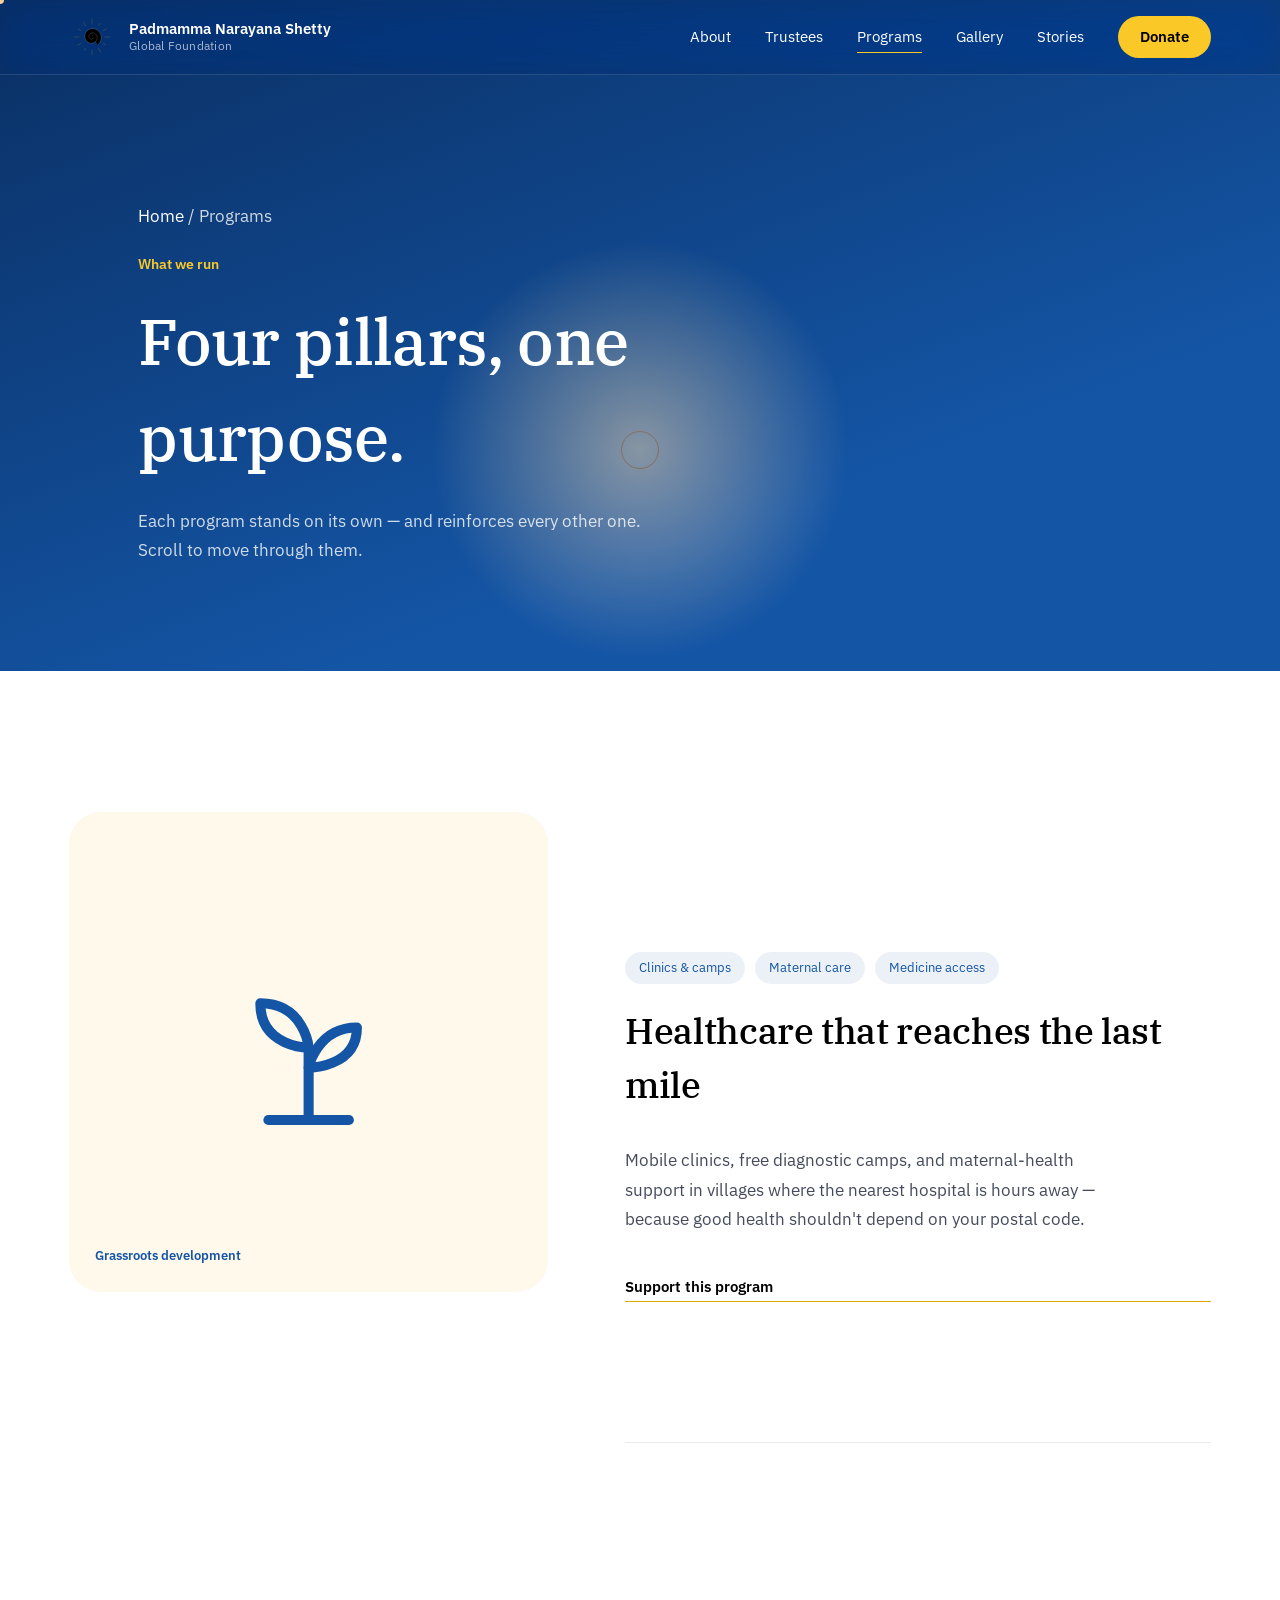
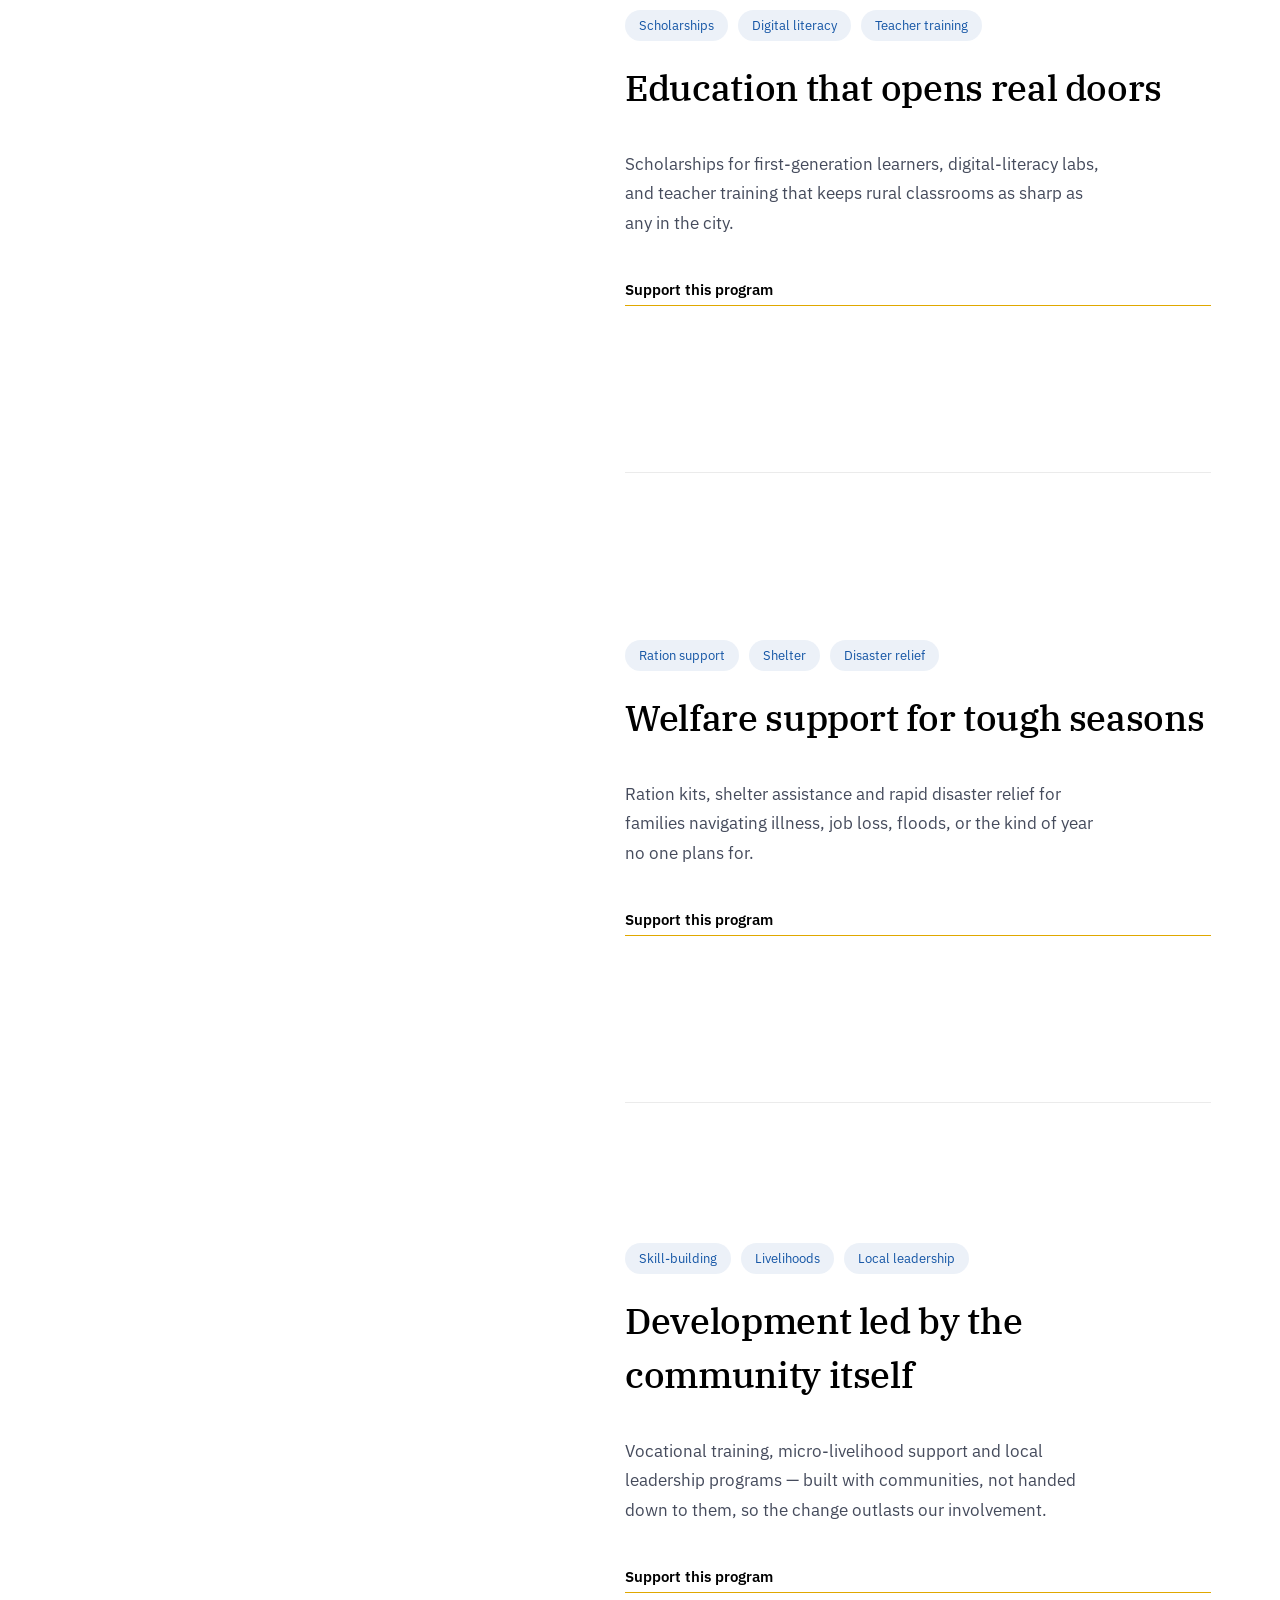
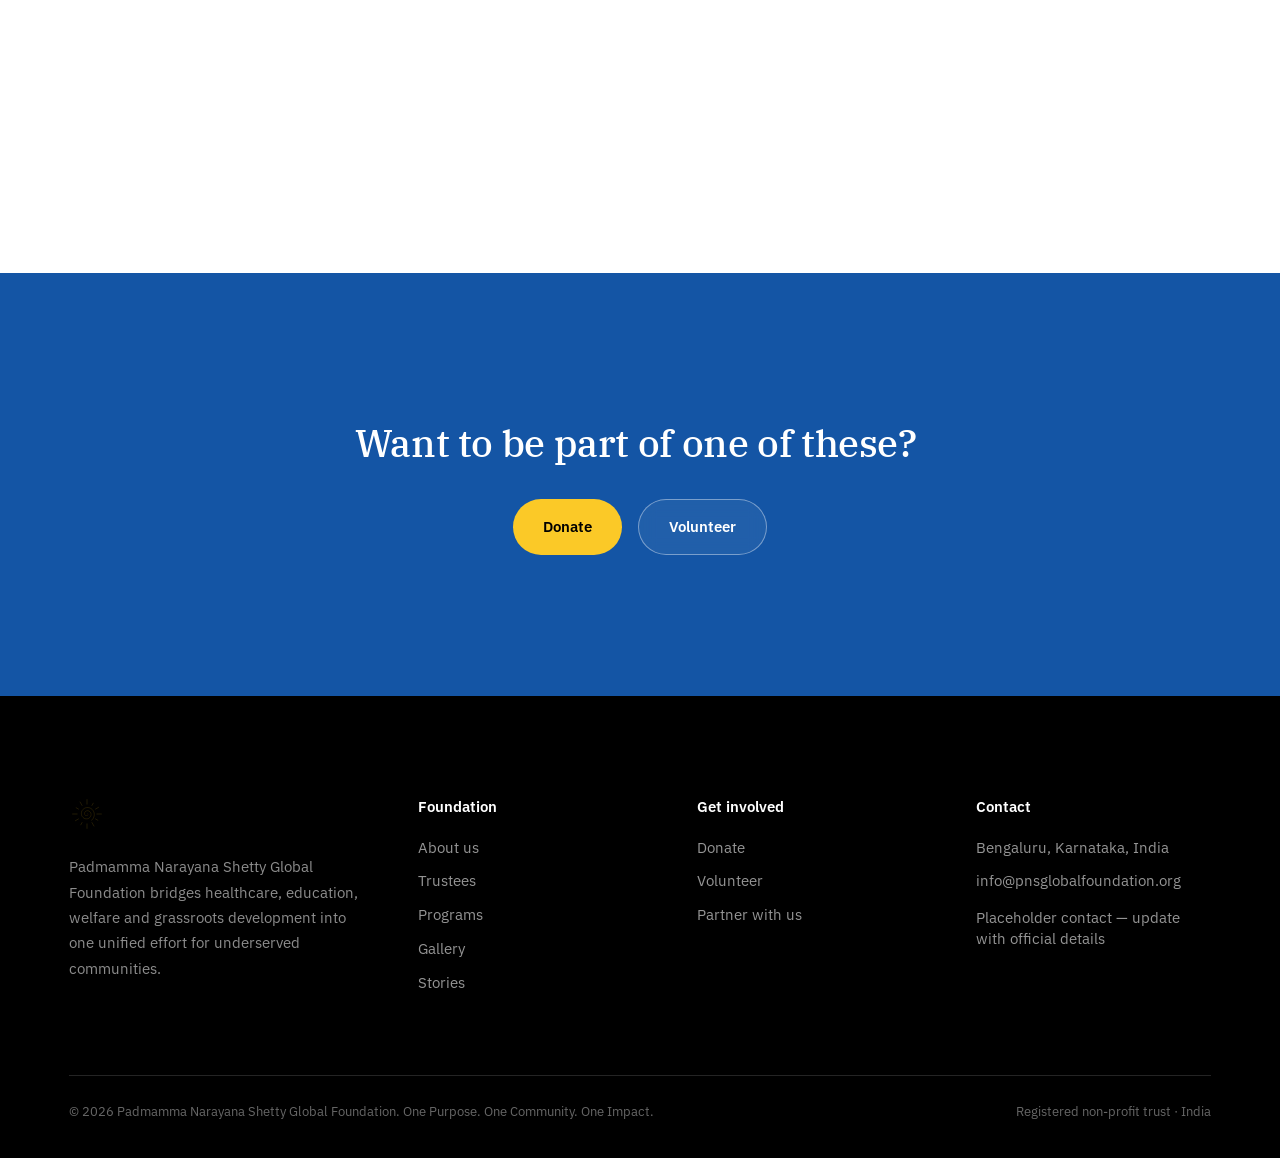
<file: programs.html>
<!doctype html>
<html lang="en">
<head>
<meta charset="UTF-8">
<meta name="viewport" content="width=device-width, initial-scale=1.0">
<title>Programs — Padmamma Narayana Shetty Global Foundation</title>
<meta name="description" content="Healthcare, education, community welfare and grassroots development programs run by Padmamma Narayana Shetty Global Foundation.">
<link rel="preconnect" href="https://fonts.googleapis.com">
<link rel="preconnect" href="https://fonts.gstatic.com" crossorigin>
<link href="https://fonts.googleapis.com/css2?family=IBM+Plex+Sans:wght@400;500;600;700&family=IBM+Plex+Serif:ital,wght@0,400;0,500;0,600;1,400;1,500;1,600&family=IBM+Plex+Mono:wght@400;500;600&display=swap" rel="stylesheet">
<link rel="stylesheet" href="style.css">
</head>
<body>
<div id="page-transition"></div>
<canvas id="grain"></canvas>
<div class="cursor-glow"></div>
<div class="cursor-ring"></div>
<div class="cursor-dot"></div>

<header class="nav">
  <a href="index.html" class="nav-brand">
    <svg class="mark-icon" viewBox="-135 -135 270 270"><g class="coil" stroke="#ffffff"><path d="M 6.00,0.00 L 6.22,0.38 L 6.42,0.79 L 6.60,1.23 L 6.74,1.69 L 6.85,2.17 L 6.92,2.67 L 6.96,3.19 L 6.96,3.72 L 6.92,4.27 L 6.84,4.82 L 6.71,5.38 L 6.54,5.94 L 6.33,6.50 L 6.08,7.05 L 5.77,7.60 L 5.43,8.14 L 5.04,8.66 L 4.60,9.16 L 4.13,9.65 L 3.60,10.10 L 3.04,10.53 L 2.44,10.93 L 1.81,11.29 L 1.13,11.62 L 0.43,11.90 L -0.31,12.14 L -1.08,12.33 L -1.87,12.48 L -2.68,12.57 L -3.51,12.61 L -4.35,12.60 L -5.21,12.52 L -6.07,12.39 L -6.94,12.20 L -7.80,11.95 L -8.66,11.64 L -9.51,11.27 L -10.35,10.83 L -11.17,10.34 L -11.96,9.78 L -12.73,9.17 L -13.47,8.50 L -14.18,7.77 L -14.84,6.98 L -15.46,6.15 L -16.03,5.26 L -16.55,4.33 L -17.02,3.35 L -17.43,2.33 L -17.77,1.27 L -18.05,0.18 L -18.27,-0.94 L -18.41,-2.09 L -18.48,-3.25 L -18.48,-4.44 L -18.39,-5.63 L -18.24,-6.83 L -18.00,-8.03 L -17.68,-9.23 L -17.28,-10.42 L -16.81,-11.60 L -16.25,-12.75 L -15.61,-13.88 L -14.90,-14.98 L -14.11,-16.05 L -13.24,-17.07 L -12.30,-18.04 L -11.29,-18.97 L -10.21,-19.83 L -9.07,-20.64 L -7.87,-21.38 L -6.61,-22.05 L -5.30,-22.64 L -3.94,-23.16 L -2.54,-23.59 L -1.09,-23.94 L 0.38,-24.20 L 1.88,-24.36 L 3.41,-24.44 L 4.95,-24.41 L 6.50,-24.29 L 8.05,-24.07 L 9.60,-23.75 L 11.14,-23.33 L 12.67,-22.81 L 14.17,-22.19 L 15.64,-21.47 L 17.08,-20.65 L 18.48,-19.74 L 19.83,-18.73 L 21.12,-17.63 L 22.35,-16.44 L 23.52,-15.16 L 24.61,-13.81 L 25.62,-12.37 L 26.55,-10.87 L 27.39,-9.29 L 28.14,-7.66 L 28.79,-5.96 L 29.33,-4.22 L 29.77,-2.43 L 30.10,-0.60 L 30.32,1.26 L 30.42,3.14 L 30.40,5.04 L 30.27,6.95 L 30.01,8.86 L 29.63,10.76 L 29.13,12.66 L 28.51,14.53 L 27.77,16.37 L 26.91,18.18 L 25.93,19.94 L 24.84,21.65 L 23.63,23.29 L 22.31,24.88 L 20.89,26.38 L 19.37,27.81 L 17.75,29.15 L 16.04,30.39 L 14.24,31.53 L 12.36,32.57 L 10.41,33.49 L 8.39,34.30 L 6.31,34.98 L 4.18,35.54 L 2.00,35.96 L -0.21,36.25 L -2.45,36.41 L -4.71,36.42 L -6.98,36.30 L -9.25,36.03 L -11.52,35.62 L -13.77,35.07 L -15.99,34.37 L -18.19,33.53 L -20.33,32.55 L -22.43,31.44 L -24.47,30.18 L -26.43,28.80 L -28.32,27.29 L -30.12,25.65 L -31.83,23.90 L -33.43,22.03 L -34.93,20.05 L -36.30,17.98 L -37.55,15.81 L -38.68,13.55 L -39.66,11.22 L -40.51,8.81 L -41.21,6.35 L -41.75,3.83 L -42.14,1.26 L -42.38,-1.33 L -42.45,-3.95 L -42.36,-6.59 L -42.11,-9.22 L -41.69,-11.86 L -41.11,-14.47 L -40.36,-17.06 L -39.45,-19.61 L -38.38,-22.11 L -37.15,-24.55 L -35.76,-26.93 L -34.22,-29.23 L -32.53,-31.43 L -30.70,-33.55 L -28.73,-35.55 L -26.63,-37.44 L -24.41,-39.20 L -22.07,-40.84 L -19.62,-42.33 L -17.07,-43.67 L -14.44,-44.86 L -11.71,-45.89 L -8.92,-46.76 L -6.06,-47.45 L -3.16,-47.97 L -0.21,-48.31 L 2.77,-48.47 L 5.77,-48.44 L 8.77,-48.23 L 11.77,-47.83 L 14.75,-47.24 L 17.71,-46.47 L 20.63,-45.51 L 23.49,-44.37 L 26.29,-43.04 L 29.02,-41.54 L 31.66,-39.87 L 34.20,-38.02 L 36.64,-36.02 L 38.96,-33.86 L 41.15,-31.55 L 43.21,-29.09 L 45.12,-26.51 L 46.87,-23.80 L 48.46,-20.97 L 49.88,-18.04 L 51.11,-15.01 L 52.17,-11.90 L 53.03,-8.71 L 53.70,-5.46 L 54.17,-2.17 L 54.44,1.17 L 54.50,4.52 L 54.36,7.89 L 54.00,11.26 L 53.44,14.62 L 52.66,17.95 L 51.68,21.23 L 50.49,24.47 L 49.10,27.64 L 47.51,30.73 L 45.73,33.72 L 43.75,36.62 L 41.59,39.40 L 39.26,42.05 L 36.76,44.56 L 34.09,46.92"/></g><g class="rays" stroke="#FBC927"><line x1="0.00" y1="-74.00" x2="0.00" y2="-108.00"/><line x1="37.00" y1="-64.09" x2="47.00" y2="-81.41"/><line x1="64.09" y1="-37.00" x2="86.60" y2="-50.00"/><line x1="74.00" y1="0.00" x2="108.00" y2="0.00"/><line x1="64.09" y1="37.00" x2="81.41" y2="47.00"/><line x1="37.00" y1="64.09" x2="52.00" y2="90.07"/><line x1="0.00" y1="74.00" x2="0.00" y2="108.00"/><line x1="-37.00" y1="64.09" x2="-47.00" y2="81.41"/><line x1="-64.09" y1="37.00" x2="-86.60" y2="50.00"/><line x1="-74.00" y1="0.00" x2="-108.00" y2="0.00"/><line x1="-64.09" y1="-37.00" x2="-81.41" y2="-47.00"/><line x1="-37.00" y1="-64.09" x2="-52.00" y2="-90.07"/></g></svg>
    <span class="name">Padmamma Narayana Shetty<span class="sub">Global Foundation</span></span>
  </a>
  <nav class="nav-links">
    <a href="about.html" class="">About</a>
<a href="trustees.html" class="">Trustees</a>
<a href="programs.html" class="active">Programs</a>
<a href="gallery.html" class="">Gallery</a>
<a href="stories.html" class="">Stories</a>

    <a href="#" class="nav-donate" data-open-modal="modal-donate">Donate</a>
  </nav>
  <button class="nav-toggle" aria-label="Menu"><span></span><span></span><span></span></button>
</header>

<section class="page-hero">
  <div class="container">
    <p class="crumb"><a href="index.html">Home</a> / Programs</p>
    <p class="eyebrow-plain">What we run</p>
    <h1 class="display split-reveal">Four pillars, one purpose.</h1>
    <p>Each program stands on its own &mdash; and reinforces every other one. Scroll to move through them.</p>
  </div>
</section>

<section class="pad">
  <div class="container">
    <div class="scrolly">
      <div class="scrolly-visual">
        <div class="icon-slot active">
          <svg viewBox="0 0 100 100" fill="none" stroke="currentColor" stroke-width="5" stroke-linecap="round" stroke-linejoin="round">
            <path d="M50 78C50 78 16 58 16 34C16 21 26 13 36 13C43 13 48 17 50 22C52 17 57 13 64 13C74 13 84 21 84 34C84 58 50 78 50 78Z"/>
            <path d="M28 42H40L45 30L54 54L60 42H72"/>
          </svg>
        </div>
        <div class="icon-slot">
          <svg viewBox="0 0 100 100" fill="none" stroke="currentColor" stroke-width="5" stroke-linecap="round" stroke-linejoin="round">
            <path d="M12 36L50 20L88 36L50 52L12 36Z"/>
            <path d="M28 43V64C28 64 38 72 50 72C62 72 72 64 72 64V43"/>
            <path d="M88 36V58"/>
          </svg>
        </div>
        <div class="icon-slot">
          <svg viewBox="0 0 100 100" fill="none" stroke="currentColor" stroke-width="5" stroke-linecap="round" stroke-linejoin="round">
            <circle cx="34" cy="34" r="10"/><circle cx="66" cy="34" r="10"/>
            <path d="M14 76C14 62 22 52 34 52C46 52 54 62 54 76"/>
            <path d="M46 76C46 62 54 52 66 52C78 52 86 62 86 76"/>
          </svg>
        </div>
        <div class="icon-slot">
          <svg viewBox="0 0 100 100" fill="none" stroke="currentColor" stroke-width="5" stroke-linecap="round" stroke-linejoin="round">
            <path d="M50 84V48"/>
            <path d="M50 48C50 48 26 48 26 26C48 26 50 48 50 48Z"/>
            <path d="M50 58C50 58 74 58 74 38C54 38 50 58 50 58Z"/>
            <path d="M30 84H70"/>
          </svg>
        </div>
        <span class="label">Healthcare</span>
      </div>

      <div class="scrolly-copy">
        <div class="program-block" id="health">
          <div class="tags"><span>Clinics &amp; camps</span><span>Maternal care</span><span>Medicine access</span></div>
          <h3 class="display">Healthcare that reaches the last mile</h3>
          <p>Mobile clinics, free diagnostic camps, and maternal-health support in villages where the nearest hospital is hours away &mdash; because good health shouldn't depend on your postal code.</p>
          <a href="#" class="link" data-open-modal="modal-volunteer">Support this program</a>
        </div>
        <div class="program-block" id="edu">
          <div class="tags"><span>Scholarships</span><span>Digital literacy</span><span>Teacher training</span></div>
          <h3 class="display">Education that opens real doors</h3>
          <p>Scholarships for first-generation learners, digital-literacy labs, and teacher training that keeps rural classrooms as sharp as any in the city.</p>
          <a href="#" class="link" data-open-modal="modal-volunteer">Support this program</a>
        </div>
        <div class="program-block" id="welfare">
          <div class="tags"><span>Ration support</span><span>Shelter</span><span>Disaster relief</span></div>
          <h3 class="display">Welfare support for tough seasons</h3>
          <p>Ration kits, shelter assistance and rapid disaster relief for families navigating illness, job loss, floods, or the kind of year no one plans for.</p>
          <a href="#" class="link" data-open-modal="modal-volunteer">Support this program</a>
        </div>
        <div class="program-block" id="grassroots">
          <div class="tags"><span>Skill-building</span><span>Livelihoods</span><span>Local leadership</span></div>
          <h3 class="display">Development led by the community itself</h3>
          <p>Vocational training, micro-livelihood support and local leadership programs &mdash; built with communities, not handed down to them, so the change outlasts our involvement.</p>
          <a href="#" class="link" data-open-modal="modal-volunteer">Support this program</a>
        </div>
      </div>
    </div>
  </div>
</section>

<section class="pad on-blue">
  <div class="container" style="text-align:center;">
    <h2 class="display split-reveal reveal" style="font-size:clamp(26px,3.4vw,38px);">Want to be part of one of these?</h2>
    <div style="margin-top:28px;display:flex;gap:16px;justify-content:center;flex-wrap:wrap;">
      <a href="#" class="btn btn-fill" data-magnetic data-open-modal="modal-donate"><span>Donate</span></a>
      <a href="#" class="btn btn-line" data-magnetic data-open-modal="modal-volunteer"><span>Volunteer</span></a>
    </div>
  </div>
</section>

<footer>
  <div class="container">
    <div class="footer-top">
      <div class="footer-brand">
        <svg class="mark" viewBox="-135 -135 270 270" style="width:36px;height:36px;color:var(--gold);"><g><path d="M 6.00,0.00 L 6.22,0.38 L 6.42,0.79 L 6.60,1.23 L 6.74,1.69 L 6.85,2.17 L 6.92,2.67 L 6.96,3.19 L 6.96,3.72 L 6.92,4.27 L 6.84,4.82 L 6.71,5.38 L 6.54,5.94 L 6.33,6.50 L 6.08,7.05 L 5.77,7.60 L 5.43,8.14 L 5.04,8.66 L 4.60,9.16 L 4.13,9.65 L 3.60,10.10 L 3.04,10.53 L 2.44,10.93 L 1.81,11.29 L 1.13,11.62 L 0.43,11.90 L -0.31,12.14 L -1.08,12.33 L -1.87,12.48 L -2.68,12.57 L -3.51,12.61 L -4.35,12.60 L -5.21,12.52 L -6.07,12.39 L -6.94,12.20 L -7.80,11.95 L -8.66,11.64 L -9.51,11.27 L -10.35,10.83 L -11.17,10.34 L -11.96,9.78 L -12.73,9.17 L -13.47,8.50 L -14.18,7.77 L -14.84,6.98 L -15.46,6.15 L -16.03,5.26 L -16.55,4.33 L -17.02,3.35 L -17.43,2.33 L -17.77,1.27 L -18.05,0.18 L -18.27,-0.94 L -18.41,-2.09 L -18.48,-3.25 L -18.48,-4.44 L -18.39,-5.63 L -18.24,-6.83 L -18.00,-8.03 L -17.68,-9.23 L -17.28,-10.42 L -16.81,-11.60 L -16.25,-12.75 L -15.61,-13.88 L -14.90,-14.98 L -14.11,-16.05 L -13.24,-17.07 L -12.30,-18.04 L -11.29,-18.97 L -10.21,-19.83 L -9.07,-20.64 L -7.87,-21.38 L -6.61,-22.05 L -5.30,-22.64 L -3.94,-23.16 L -2.54,-23.59 L -1.09,-23.94 L 0.38,-24.20 L 1.88,-24.36 L 3.41,-24.44 L 4.95,-24.41 L 6.50,-24.29 L 8.05,-24.07 L 9.60,-23.75 L 11.14,-23.33 L 12.67,-22.81 L 14.17,-22.19 L 15.64,-21.47 L 17.08,-20.65 L 18.48,-19.74 L 19.83,-18.73 L 21.12,-17.63 L 22.35,-16.44 L 23.52,-15.16 L 24.61,-13.81 L 25.62,-12.37 L 26.55,-10.87 L 27.39,-9.29 L 28.14,-7.66 L 28.79,-5.96 L 29.33,-4.22 L 29.77,-2.43 L 30.10,-0.60 L 30.32,1.26 L 30.42,3.14 L 30.40,5.04 L 30.27,6.95 L 30.01,8.86 L 29.63,10.76 L 29.13,12.66 L 28.51,14.53 L 27.77,16.37 L 26.91,18.18 L 25.93,19.94 L 24.84,21.65 L 23.63,23.29 L 22.31,24.88 L 20.89,26.38 L 19.37,27.81 L 17.75,29.15 L 16.04,30.39 L 14.24,31.53 L 12.36,32.57 L 10.41,33.49 L 8.39,34.30 L 6.31,34.98 L 4.18,35.54 L 2.00,35.96 L -0.21,36.25 L -2.45,36.41 L -4.71,36.42 L -6.98,36.30 L -9.25,36.03 L -11.52,35.62 L -13.77,35.07 L -15.99,34.37 L -18.19,33.53 L -20.33,32.55 L -22.43,31.44 L -24.47,30.18 L -26.43,28.80 L -28.32,27.29 L -30.12,25.65 L -31.83,23.90 L -33.43,22.03 L -34.93,20.05 L -36.30,17.98 L -37.55,15.81 L -38.68,13.55 L -39.66,11.22 L -40.51,8.81 L -41.21,6.35 L -41.75,3.83 L -42.14,1.26 L -42.38,-1.33 L -42.45,-3.95 L -42.36,-6.59 L -42.11,-9.22 L -41.69,-11.86 L -41.11,-14.47 L -40.36,-17.06 L -39.45,-19.61 L -38.38,-22.11 L -37.15,-24.55 L -35.76,-26.93 L -34.22,-29.23 L -32.53,-31.43 L -30.70,-33.55 L -28.73,-35.55 L -26.63,-37.44 L -24.41,-39.20 L -22.07,-40.84 L -19.62,-42.33 L -17.07,-43.67 L -14.44,-44.86 L -11.71,-45.89 L -8.92,-46.76 L -6.06,-47.45 L -3.16,-47.97 L -0.21,-48.31 L 2.77,-48.47 L 5.77,-48.44 L 8.77,-48.23 L 11.77,-47.83 L 14.75,-47.24 L 17.71,-46.47 L 20.63,-45.51 L 23.49,-44.37 L 26.29,-43.04 L 29.02,-41.54 L 31.66,-39.87 L 34.20,-38.02 L 36.64,-36.02 L 38.96,-33.86 L 41.15,-31.55 L 43.21,-29.09 L 45.12,-26.51 L 46.87,-23.80 L 48.46,-20.97 L 49.88,-18.04 L 51.11,-15.01 L 52.17,-11.90 L 53.03,-8.71 L 53.70,-5.46 L 54.17,-2.17 L 54.44,1.17 L 54.50,4.52 L 54.36,7.89 L 54.00,11.26 L 53.44,14.62 L 52.66,17.95 L 51.68,21.23 L 50.49,24.47 L 49.10,27.64 L 47.51,30.73 L 45.73,33.72 L 43.75,36.62 L 41.59,39.40 L 39.26,42.05 L 36.76,44.56 L 34.09,46.92"/><line x1="0.00" y1="-74.00" x2="0.00" y2="-108.00"/><line x1="37.00" y1="-64.09" x2="47.00" y2="-81.41"/><line x1="64.09" y1="-37.00" x2="86.60" y2="-50.00"/><line x1="74.00" y1="0.00" x2="108.00" y2="0.00"/><line x1="64.09" y1="37.00" x2="81.41" y2="47.00"/><line x1="37.00" y1="64.09" x2="52.00" y2="90.07"/><line x1="0.00" y1="74.00" x2="0.00" y2="108.00"/><line x1="-37.00" y1="64.09" x2="-47.00" y2="81.41"/><line x1="-64.09" y1="37.00" x2="-86.60" y2="50.00"/><line x1="-74.00" y1="0.00" x2="-108.00" y2="0.00"/><line x1="-64.09" y1="-37.00" x2="-81.41" y2="-47.00"/><line x1="-37.00" y1="-64.09" x2="-52.00" y2="-90.07"/></g></svg>
        <p>Padmamma Narayana Shetty Global Foundation bridges healthcare, education, welfare and grassroots development into one unified effort for underserved communities.</p>
      </div>
      <div class="footer-col">
        <h4>Foundation</h4>
        <a href="about.html">About us</a><a href="trustees.html">Trustees</a><a href="programs.html">Programs</a><a href="gallery.html">Gallery</a><a href="stories.html">Stories</a>
      </div>
      <div class="footer-col">
        <h4>Get involved</h4>
        <a data-open-modal="modal-donate" href="#">Donate</a><a data-open-modal="modal-volunteer" href="#">Volunteer</a><a data-open-modal="modal-partner" href="#">Partner with us</a>
      </div>
      <div class="footer-col">
        <h4>Contact</h4>
        <p>Bengaluru, Karnataka, India</p>
        <a href="mailto:info@pnsglobalfoundation.org">info@pnsglobalfoundation.org</a>
        <p class="note">Placeholder contact &mdash; update with official details</p>
      </div>
    </div>
    <div class="footer-bottom">
      <span>&copy; <span id="year"></span> Padmamma Narayana Shetty Global Foundation. One Purpose. One Community. One Impact.</span>
      <span>Registered non-profit trust &middot; India</span>
    </div>
  </div>
</footer>

<div class="modal-overlay" id="modal-donate">
  <div class="modal-box">
    <div class="modal-close">&times;</div>
    <h3 class="display">Make a donation</h3>
    <p class="sub">Share a few details and our team will get right back to you.</p>
    <form id="form-donate">
      <div class="field"><label>Your name</label><input name="name" required placeholder="Full name"></div>
      <div class="field"><label>Donation amount (Rs.)</label><input name="amount" required placeholder="e.g. 2000" inputmode="numeric"></div>
      <div class="field"><label>Phone or email</label><input name="contact" required placeholder="For us to reach you"></div>
      <div class="field"><label>Message (optional)</label><textarea name="message" placeholder="Anything you'd like us to know"></textarea></div>
      <button type="submit" class="modal-submit">Submit</button>
    </form>
  </div>
</div>

<div class="modal-overlay" id="modal-volunteer">
  <div class="modal-box">
    <div class="modal-close">&times;</div>
    <h3 class="display">Apply to volunteer</h3>
    <p class="sub">Tell us a little about you and we'll be in touch.</p>
    <form id="form-volunteer">
      <div class="field"><label>Your name</label><input name="name" required placeholder="Full name"></div>
      <div class="field"><label>Phone number</label><input name="phone" required placeholder="Your phone number"></div>
      <div class="field"><label>Area of interest</label>
        <select name="interest">
          <option>Healthcare camps</option>
          <option>Education &amp; teaching</option>
          <option>Community welfare / relief</option>
          <option>Grassroots development</option>
          <option>Anywhere I'm needed</option>
        </select>
      </div>
      <div class="field"><label>Availability (optional)</label><input name="availability" placeholder="e.g. Weekends"></div>
      <button type="submit" class="modal-submit">Submit</button>
    </form>
  </div>
</div>

<div class="modal-overlay" id="modal-partner">
  <div class="modal-box">
    <div class="modal-close">&times;</div>
    <h3 class="display">Partner with us</h3>
    <p class="sub">For institutions and CSR teams &mdash; share a few details to start the conversation.</p>
    <form id="form-partner">
      <div class="field"><label>Organisation name</label><input name="org" required placeholder="Company / institution"></div>
      <div class="field"><label>Contact person</label><input name="name" required placeholder="Full name"></div>
      <div class="field"><label>Email</label><input name="email" required type="email" placeholder="you@company.com"></div>
      <div class="field"><label>What did you have in mind?</label><textarea name="details" placeholder="Program area, scale, timeline..."></textarea></div>
      <button type="submit" class="modal-submit">Submit</button>
    </form>
  </div>
</div>

<script src="script.js"></script>
</body>
</html>
</file>
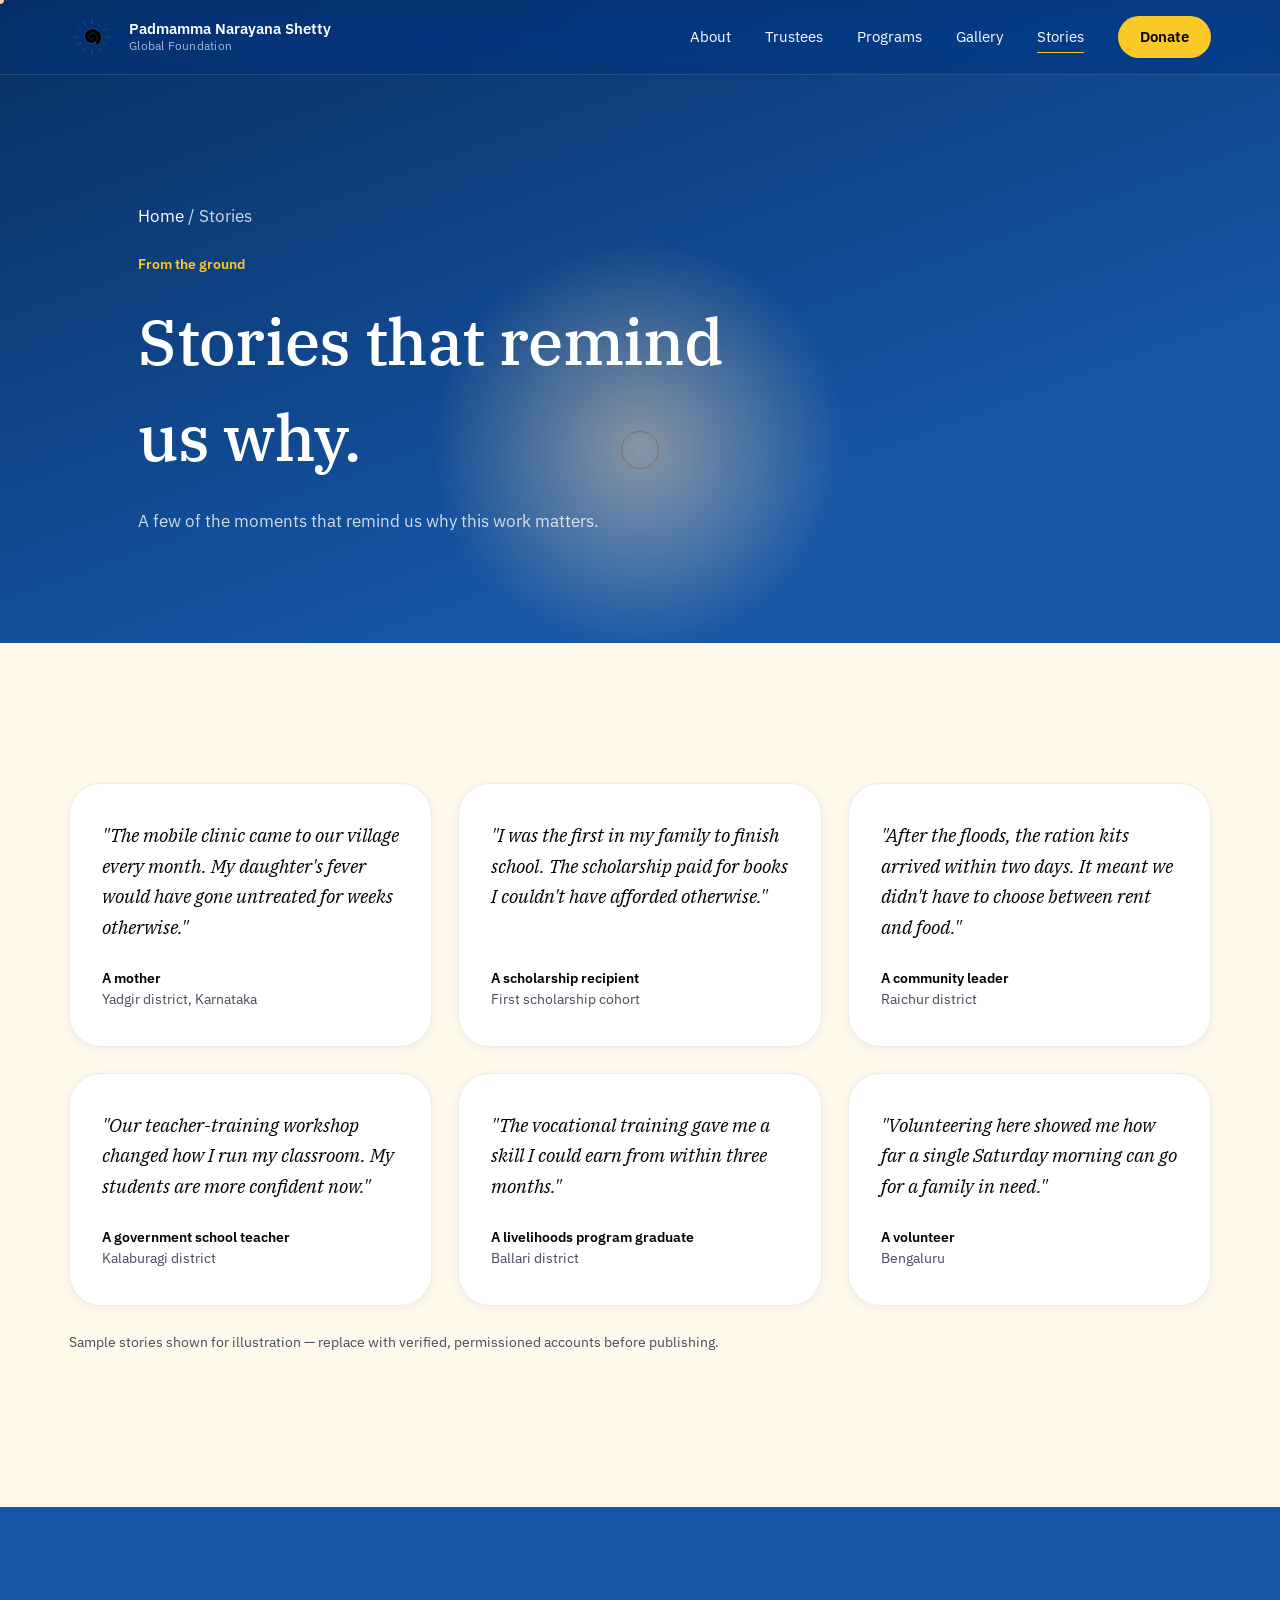
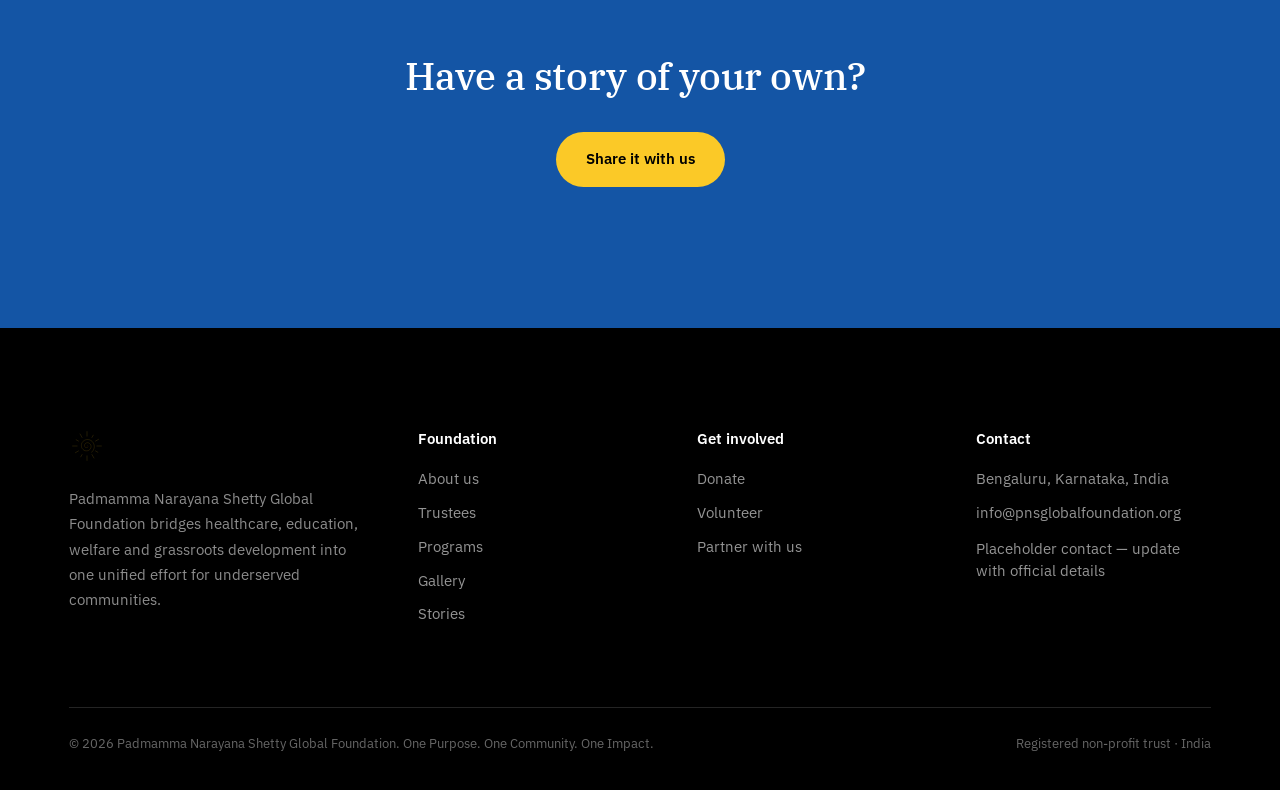
<file: stories.html>
<!doctype html>
<html lang="en">
<head>
<meta charset="UTF-8">
<meta name="viewport" content="width=device-width, initial-scale=1.0">
<title>Stories — Padmamma Narayana Shetty Global Foundation</title>
<meta name="description" content="Stories from the communities supported by Padmamma Narayana Shetty Global Foundation's programs.">
<link rel="preconnect" href="https://fonts.googleapis.com">
<link rel="preconnect" href="https://fonts.gstatic.com" crossorigin>
<link href="https://fonts.googleapis.com/css2?family=IBM+Plex+Sans:wght@400;500;600;700&family=IBM+Plex+Serif:ital,wght@0,400;0,500;0,600;1,400;1,500;1,600&family=IBM+Plex+Mono:wght@400;500;600&display=swap" rel="stylesheet">
<link rel="stylesheet" href="style.css">
</head>
<body>
<div id="page-transition"></div>
<canvas id="grain"></canvas>
<div class="cursor-glow"></div>
<div class="cursor-ring"></div>
<div class="cursor-dot"></div>

<header class="nav">
  <a href="index.html" class="nav-brand">
    <svg class="mark-icon" viewBox="-135 -135 270 270"><g class="coil" stroke="#ffffff"><path d="M 6.00,0.00 L 6.22,0.38 L 6.42,0.79 L 6.60,1.23 L 6.74,1.69 L 6.85,2.17 L 6.92,2.67 L 6.96,3.19 L 6.96,3.72 L 6.92,4.27 L 6.84,4.82 L 6.71,5.38 L 6.54,5.94 L 6.33,6.50 L 6.08,7.05 L 5.77,7.60 L 5.43,8.14 L 5.04,8.66 L 4.60,9.16 L 4.13,9.65 L 3.60,10.10 L 3.04,10.53 L 2.44,10.93 L 1.81,11.29 L 1.13,11.62 L 0.43,11.90 L -0.31,12.14 L -1.08,12.33 L -1.87,12.48 L -2.68,12.57 L -3.51,12.61 L -4.35,12.60 L -5.21,12.52 L -6.07,12.39 L -6.94,12.20 L -7.80,11.95 L -8.66,11.64 L -9.51,11.27 L -10.35,10.83 L -11.17,10.34 L -11.96,9.78 L -12.73,9.17 L -13.47,8.50 L -14.18,7.77 L -14.84,6.98 L -15.46,6.15 L -16.03,5.26 L -16.55,4.33 L -17.02,3.35 L -17.43,2.33 L -17.77,1.27 L -18.05,0.18 L -18.27,-0.94 L -18.41,-2.09 L -18.48,-3.25 L -18.48,-4.44 L -18.39,-5.63 L -18.24,-6.83 L -18.00,-8.03 L -17.68,-9.23 L -17.28,-10.42 L -16.81,-11.60 L -16.25,-12.75 L -15.61,-13.88 L -14.90,-14.98 L -14.11,-16.05 L -13.24,-17.07 L -12.30,-18.04 L -11.29,-18.97 L -10.21,-19.83 L -9.07,-20.64 L -7.87,-21.38 L -6.61,-22.05 L -5.30,-22.64 L -3.94,-23.16 L -2.54,-23.59 L -1.09,-23.94 L 0.38,-24.20 L 1.88,-24.36 L 3.41,-24.44 L 4.95,-24.41 L 6.50,-24.29 L 8.05,-24.07 L 9.60,-23.75 L 11.14,-23.33 L 12.67,-22.81 L 14.17,-22.19 L 15.64,-21.47 L 17.08,-20.65 L 18.48,-19.74 L 19.83,-18.73 L 21.12,-17.63 L 22.35,-16.44 L 23.52,-15.16 L 24.61,-13.81 L 25.62,-12.37 L 26.55,-10.87 L 27.39,-9.29 L 28.14,-7.66 L 28.79,-5.96 L 29.33,-4.22 L 29.77,-2.43 L 30.10,-0.60 L 30.32,1.26 L 30.42,3.14 L 30.40,5.04 L 30.27,6.95 L 30.01,8.86 L 29.63,10.76 L 29.13,12.66 L 28.51,14.53 L 27.77,16.37 L 26.91,18.18 L 25.93,19.94 L 24.84,21.65 L 23.63,23.29 L 22.31,24.88 L 20.89,26.38 L 19.37,27.81 L 17.75,29.15 L 16.04,30.39 L 14.24,31.53 L 12.36,32.57 L 10.41,33.49 L 8.39,34.30 L 6.31,34.98 L 4.18,35.54 L 2.00,35.96 L -0.21,36.25 L -2.45,36.41 L -4.71,36.42 L -6.98,36.30 L -9.25,36.03 L -11.52,35.62 L -13.77,35.07 L -15.99,34.37 L -18.19,33.53 L -20.33,32.55 L -22.43,31.44 L -24.47,30.18 L -26.43,28.80 L -28.32,27.29 L -30.12,25.65 L -31.83,23.90 L -33.43,22.03 L -34.93,20.05 L -36.30,17.98 L -37.55,15.81 L -38.68,13.55 L -39.66,11.22 L -40.51,8.81 L -41.21,6.35 L -41.75,3.83 L -42.14,1.26 L -42.38,-1.33 L -42.45,-3.95 L -42.36,-6.59 L -42.11,-9.22 L -41.69,-11.86 L -41.11,-14.47 L -40.36,-17.06 L -39.45,-19.61 L -38.38,-22.11 L -37.15,-24.55 L -35.76,-26.93 L -34.22,-29.23 L -32.53,-31.43 L -30.70,-33.55 L -28.73,-35.55 L -26.63,-37.44 L -24.41,-39.20 L -22.07,-40.84 L -19.62,-42.33 L -17.07,-43.67 L -14.44,-44.86 L -11.71,-45.89 L -8.92,-46.76 L -6.06,-47.45 L -3.16,-47.97 L -0.21,-48.31 L 2.77,-48.47 L 5.77,-48.44 L 8.77,-48.23 L 11.77,-47.83 L 14.75,-47.24 L 17.71,-46.47 L 20.63,-45.51 L 23.49,-44.37 L 26.29,-43.04 L 29.02,-41.54 L 31.66,-39.87 L 34.20,-38.02 L 36.64,-36.02 L 38.96,-33.86 L 41.15,-31.55 L 43.21,-29.09 L 45.12,-26.51 L 46.87,-23.80 L 48.46,-20.97 L 49.88,-18.04 L 51.11,-15.01 L 52.17,-11.90 L 53.03,-8.71 L 53.70,-5.46 L 54.17,-2.17 L 54.44,1.17 L 54.50,4.52 L 54.36,7.89 L 54.00,11.26 L 53.44,14.62 L 52.66,17.95 L 51.68,21.23 L 50.49,24.47 L 49.10,27.64 L 47.51,30.73 L 45.73,33.72 L 43.75,36.62 L 41.59,39.40 L 39.26,42.05 L 36.76,44.56 L 34.09,46.92"/></g><g class="rays" stroke="#FBC927"><line x1="0.00" y1="-74.00" x2="0.00" y2="-108.00"/><line x1="37.00" y1="-64.09" x2="47.00" y2="-81.41"/><line x1="64.09" y1="-37.00" x2="86.60" y2="-50.00"/><line x1="74.00" y1="0.00" x2="108.00" y2="0.00"/><line x1="64.09" y1="37.00" x2="81.41" y2="47.00"/><line x1="37.00" y1="64.09" x2="52.00" y2="90.07"/><line x1="0.00" y1="74.00" x2="0.00" y2="108.00"/><line x1="-37.00" y1="64.09" x2="-47.00" y2="81.41"/><line x1="-64.09" y1="37.00" x2="-86.60" y2="50.00"/><line x1="-74.00" y1="0.00" x2="-108.00" y2="0.00"/><line x1="-64.09" y1="-37.00" x2="-81.41" y2="-47.00"/><line x1="-37.00" y1="-64.09" x2="-52.00" y2="-90.07"/></g></svg>
    <span class="name">Padmamma Narayana Shetty<span class="sub">Global Foundation</span></span>
  </a>
  <nav class="nav-links">
    <a href="about.html" class="">About</a>
<a href="trustees.html" class="">Trustees</a>
<a href="programs.html" class="">Programs</a>
<a href="gallery.html" class="">Gallery</a>
<a href="stories.html" class="active">Stories</a>

    <a href="#" class="nav-donate" data-open-modal="modal-donate">Donate</a>
  </nav>
  <button class="nav-toggle" aria-label="Menu"><span></span><span></span><span></span></button>
</header>

<section class="page-hero">
  <div class="container">
    <p class="crumb"><a href="index.html">Home</a> / Stories</p>
    <p class="eyebrow-plain">From the ground</p>
    <h1 class="display split-reveal">Stories that remind us why.</h1>
    <p>A few of the moments that remind us why this work matters.</p>
  </div>
</section>

<section class="pad on-warm">
  <div class="container">
    <div class="story-grid">
      <div class="story reveal tilt">
        <blockquote>"The mobile clinic came to our village every month. My daughter's fever would have gone untreated for weeks otherwise."</blockquote>
        <div class="who"><b>A mother</b>Yadgir district, Karnataka</div>
      </div>
      <div class="story reveal d1 tilt">
        <blockquote>"I was the first in my family to finish school. The scholarship paid for books I couldn't have afforded otherwise."</blockquote>
        <div class="who"><b>A scholarship recipient</b>First scholarship cohort</div>
      </div>
      <div class="story reveal d2 tilt">
        <blockquote>"After the floods, the ration kits arrived within two days. It meant we didn't have to choose between rent and food."</blockquote>
        <div class="who"><b>A community leader</b>Raichur district</div>
      </div>
      <div class="story reveal tilt">
        <blockquote>"Our teacher-training workshop changed how I run my classroom. My students are more confident now."</blockquote>
        <div class="who"><b>A government school teacher</b>Kalaburagi district</div>
      </div>
      <div class="story reveal d1 tilt">
        <blockquote>"The vocational training gave me a skill I could earn from within three months."</blockquote>
        <div class="who"><b>A livelihoods program graduate</b>Ballari district</div>
      </div>
      <div class="story reveal d2 tilt">
        <blockquote>"Volunteering here showed me how far a single Saturday morning can go for a family in need."</blockquote>
        <div class="who"><b>A volunteer</b>Bengaluru</div>
      </div>
    </div>
    <p class="story-note">Sample stories shown for illustration &mdash; replace with verified, permissioned accounts before publishing.</p>
  </div>
</section>

<section class="pad on-blue">
  <div class="container" style="text-align:center;">
    <h2 class="display split-reveal reveal" style="font-size:clamp(26px,3.4vw,38px);">Have a story of your own?</h2>
    <a href="mailto:info@pnsglobalfoundation.org" class="btn btn-fill" data-magnetic style="margin-top:28px;display:inline-flex;"><span>Share it with us</span></a>
  </div>
</section>

<footer>
  <div class="container">
    <div class="footer-top">
      <div class="footer-brand">
        <svg class="mark" viewBox="-135 -135 270 270" style="width:36px;height:36px;color:var(--gold);"><g><path d="M 6.00,0.00 L 6.22,0.38 L 6.42,0.79 L 6.60,1.23 L 6.74,1.69 L 6.85,2.17 L 6.92,2.67 L 6.96,3.19 L 6.96,3.72 L 6.92,4.27 L 6.84,4.82 L 6.71,5.38 L 6.54,5.94 L 6.33,6.50 L 6.08,7.05 L 5.77,7.60 L 5.43,8.14 L 5.04,8.66 L 4.60,9.16 L 4.13,9.65 L 3.60,10.10 L 3.04,10.53 L 2.44,10.93 L 1.81,11.29 L 1.13,11.62 L 0.43,11.90 L -0.31,12.14 L -1.08,12.33 L -1.87,12.48 L -2.68,12.57 L -3.51,12.61 L -4.35,12.60 L -5.21,12.52 L -6.07,12.39 L -6.94,12.20 L -7.80,11.95 L -8.66,11.64 L -9.51,11.27 L -10.35,10.83 L -11.17,10.34 L -11.96,9.78 L -12.73,9.17 L -13.47,8.50 L -14.18,7.77 L -14.84,6.98 L -15.46,6.15 L -16.03,5.26 L -16.55,4.33 L -17.02,3.35 L -17.43,2.33 L -17.77,1.27 L -18.05,0.18 L -18.27,-0.94 L -18.41,-2.09 L -18.48,-3.25 L -18.48,-4.44 L -18.39,-5.63 L -18.24,-6.83 L -18.00,-8.03 L -17.68,-9.23 L -17.28,-10.42 L -16.81,-11.60 L -16.25,-12.75 L -15.61,-13.88 L -14.90,-14.98 L -14.11,-16.05 L -13.24,-17.07 L -12.30,-18.04 L -11.29,-18.97 L -10.21,-19.83 L -9.07,-20.64 L -7.87,-21.38 L -6.61,-22.05 L -5.30,-22.64 L -3.94,-23.16 L -2.54,-23.59 L -1.09,-23.94 L 0.38,-24.20 L 1.88,-24.36 L 3.41,-24.44 L 4.95,-24.41 L 6.50,-24.29 L 8.05,-24.07 L 9.60,-23.75 L 11.14,-23.33 L 12.67,-22.81 L 14.17,-22.19 L 15.64,-21.47 L 17.08,-20.65 L 18.48,-19.74 L 19.83,-18.73 L 21.12,-17.63 L 22.35,-16.44 L 23.52,-15.16 L 24.61,-13.81 L 25.62,-12.37 L 26.55,-10.87 L 27.39,-9.29 L 28.14,-7.66 L 28.79,-5.96 L 29.33,-4.22 L 29.77,-2.43 L 30.10,-0.60 L 30.32,1.26 L 30.42,3.14 L 30.40,5.04 L 30.27,6.95 L 30.01,8.86 L 29.63,10.76 L 29.13,12.66 L 28.51,14.53 L 27.77,16.37 L 26.91,18.18 L 25.93,19.94 L 24.84,21.65 L 23.63,23.29 L 22.31,24.88 L 20.89,26.38 L 19.37,27.81 L 17.75,29.15 L 16.04,30.39 L 14.24,31.53 L 12.36,32.57 L 10.41,33.49 L 8.39,34.30 L 6.31,34.98 L 4.18,35.54 L 2.00,35.96 L -0.21,36.25 L -2.45,36.41 L -4.71,36.42 L -6.98,36.30 L -9.25,36.03 L -11.52,35.62 L -13.77,35.07 L -15.99,34.37 L -18.19,33.53 L -20.33,32.55 L -22.43,31.44 L -24.47,30.18 L -26.43,28.80 L -28.32,27.29 L -30.12,25.65 L -31.83,23.90 L -33.43,22.03 L -34.93,20.05 L -36.30,17.98 L -37.55,15.81 L -38.68,13.55 L -39.66,11.22 L -40.51,8.81 L -41.21,6.35 L -41.75,3.83 L -42.14,1.26 L -42.38,-1.33 L -42.45,-3.95 L -42.36,-6.59 L -42.11,-9.22 L -41.69,-11.86 L -41.11,-14.47 L -40.36,-17.06 L -39.45,-19.61 L -38.38,-22.11 L -37.15,-24.55 L -35.76,-26.93 L -34.22,-29.23 L -32.53,-31.43 L -30.70,-33.55 L -28.73,-35.55 L -26.63,-37.44 L -24.41,-39.20 L -22.07,-40.84 L -19.62,-42.33 L -17.07,-43.67 L -14.44,-44.86 L -11.71,-45.89 L -8.92,-46.76 L -6.06,-47.45 L -3.16,-47.97 L -0.21,-48.31 L 2.77,-48.47 L 5.77,-48.44 L 8.77,-48.23 L 11.77,-47.83 L 14.75,-47.24 L 17.71,-46.47 L 20.63,-45.51 L 23.49,-44.37 L 26.29,-43.04 L 29.02,-41.54 L 31.66,-39.87 L 34.20,-38.02 L 36.64,-36.02 L 38.96,-33.86 L 41.15,-31.55 L 43.21,-29.09 L 45.12,-26.51 L 46.87,-23.80 L 48.46,-20.97 L 49.88,-18.04 L 51.11,-15.01 L 52.17,-11.90 L 53.03,-8.71 L 53.70,-5.46 L 54.17,-2.17 L 54.44,1.17 L 54.50,4.52 L 54.36,7.89 L 54.00,11.26 L 53.44,14.62 L 52.66,17.95 L 51.68,21.23 L 50.49,24.47 L 49.10,27.64 L 47.51,30.73 L 45.73,33.72 L 43.75,36.62 L 41.59,39.40 L 39.26,42.05 L 36.76,44.56 L 34.09,46.92"/><line x1="0.00" y1="-74.00" x2="0.00" y2="-108.00"/><line x1="37.00" y1="-64.09" x2="47.00" y2="-81.41"/><line x1="64.09" y1="-37.00" x2="86.60" y2="-50.00"/><line x1="74.00" y1="0.00" x2="108.00" y2="0.00"/><line x1="64.09" y1="37.00" x2="81.41" y2="47.00"/><line x1="37.00" y1="64.09" x2="52.00" y2="90.07"/><line x1="0.00" y1="74.00" x2="0.00" y2="108.00"/><line x1="-37.00" y1="64.09" x2="-47.00" y2="81.41"/><line x1="-64.09" y1="37.00" x2="-86.60" y2="50.00"/><line x1="-74.00" y1="0.00" x2="-108.00" y2="0.00"/><line x1="-64.09" y1="-37.00" x2="-81.41" y2="-47.00"/><line x1="-37.00" y1="-64.09" x2="-52.00" y2="-90.07"/></g></svg>
        <p>Padmamma Narayana Shetty Global Foundation bridges healthcare, education, welfare and grassroots development into one unified effort for underserved communities.</p>
      </div>
      <div class="footer-col">
        <h4>Foundation</h4>
        <a href="about.html">About us</a><a href="trustees.html">Trustees</a><a href="programs.html">Programs</a><a href="gallery.html">Gallery</a><a href="stories.html">Stories</a>
      </div>
      <div class="footer-col">
        <h4>Get involved</h4>
        <a data-open-modal="modal-donate" href="#">Donate</a><a data-open-modal="modal-volunteer" href="#">Volunteer</a><a data-open-modal="modal-partner" href="#">Partner with us</a>
      </div>
      <div class="footer-col">
        <h4>Contact</h4>
        <p>Bengaluru, Karnataka, India</p>
        <a href="mailto:info@pnsglobalfoundation.org">info@pnsglobalfoundation.org</a>
        <p class="note">Placeholder contact &mdash; update with official details</p>
      </div>
    </div>
    <div class="footer-bottom">
      <span>&copy; <span id="year"></span> Padmamma Narayana Shetty Global Foundation. One Purpose. One Community. One Impact.</span>
      <span>Registered non-profit trust &middot; India</span>
    </div>
  </div>
</footer>

<div class="modal-overlay" id="modal-donate">
  <div class="modal-box">
    <div class="modal-close">&times;</div>
    <h3 class="display">Make a donation</h3>
    <p class="sub">Share a few details and our team will get right back to you.</p>
    <form id="form-donate">
      <div class="field"><label>Your name</label><input name="name" required placeholder="Full name"></div>
      <div class="field"><label>Donation amount (Rs.)</label><input name="amount" required placeholder="e.g. 2000" inputmode="numeric"></div>
      <div class="field"><label>Phone or email</label><input name="contact" required placeholder="For us to reach you"></div>
      <div class="field"><label>Message (optional)</label><textarea name="message" placeholder="Anything you'd like us to know"></textarea></div>
      <button type="submit" class="modal-submit">Submit</button>
    </form>
  </div>
</div>

<div class="modal-overlay" id="modal-volunteer">
  <div class="modal-box">
    <div class="modal-close">&times;</div>
    <h3 class="display">Apply to volunteer</h3>
    <p class="sub">Tell us a little about you and we'll be in touch.</p>
    <form id="form-volunteer">
      <div class="field"><label>Your name</label><input name="name" required placeholder="Full name"></div>
      <div class="field"><label>Phone number</label><input name="phone" required placeholder="Your phone number"></div>
      <div class="field"><label>Area of interest</label>
        <select name="interest">
          <option>Healthcare camps</option>
          <option>Education &amp; teaching</option>
          <option>Community welfare / relief</option>
          <option>Grassroots development</option>
          <option>Anywhere I'm needed</option>
        </select>
      </div>
      <div class="field"><label>Availability (optional)</label><input name="availability" placeholder="e.g. Weekends"></div>
      <button type="submit" class="modal-submit">Submit</button>
    </form>
  </div>
</div>

<div class="modal-overlay" id="modal-partner">
  <div class="modal-box">
    <div class="modal-close">&times;</div>
    <h3 class="display">Partner with us</h3>
    <p class="sub">For institutions and CSR teams &mdash; share a few details to start the conversation.</p>
    <form id="form-partner">
      <div class="field"><label>Organisation name</label><input name="org" required placeholder="Company / institution"></div>
      <div class="field"><label>Contact person</label><input name="name" required placeholder="Full name"></div>
      <div class="field"><label>Email</label><input name="email" required type="email" placeholder="you@company.com"></div>
      <div class="field"><label>What did you have in mind?</label><textarea name="details" placeholder="Program area, scale, timeline..."></textarea></div>
      <button type="submit" class="modal-submit">Submit</button>
    </form>
  </div>
</div>

<script src="script.js"></script>
</body>
</html>
</file>
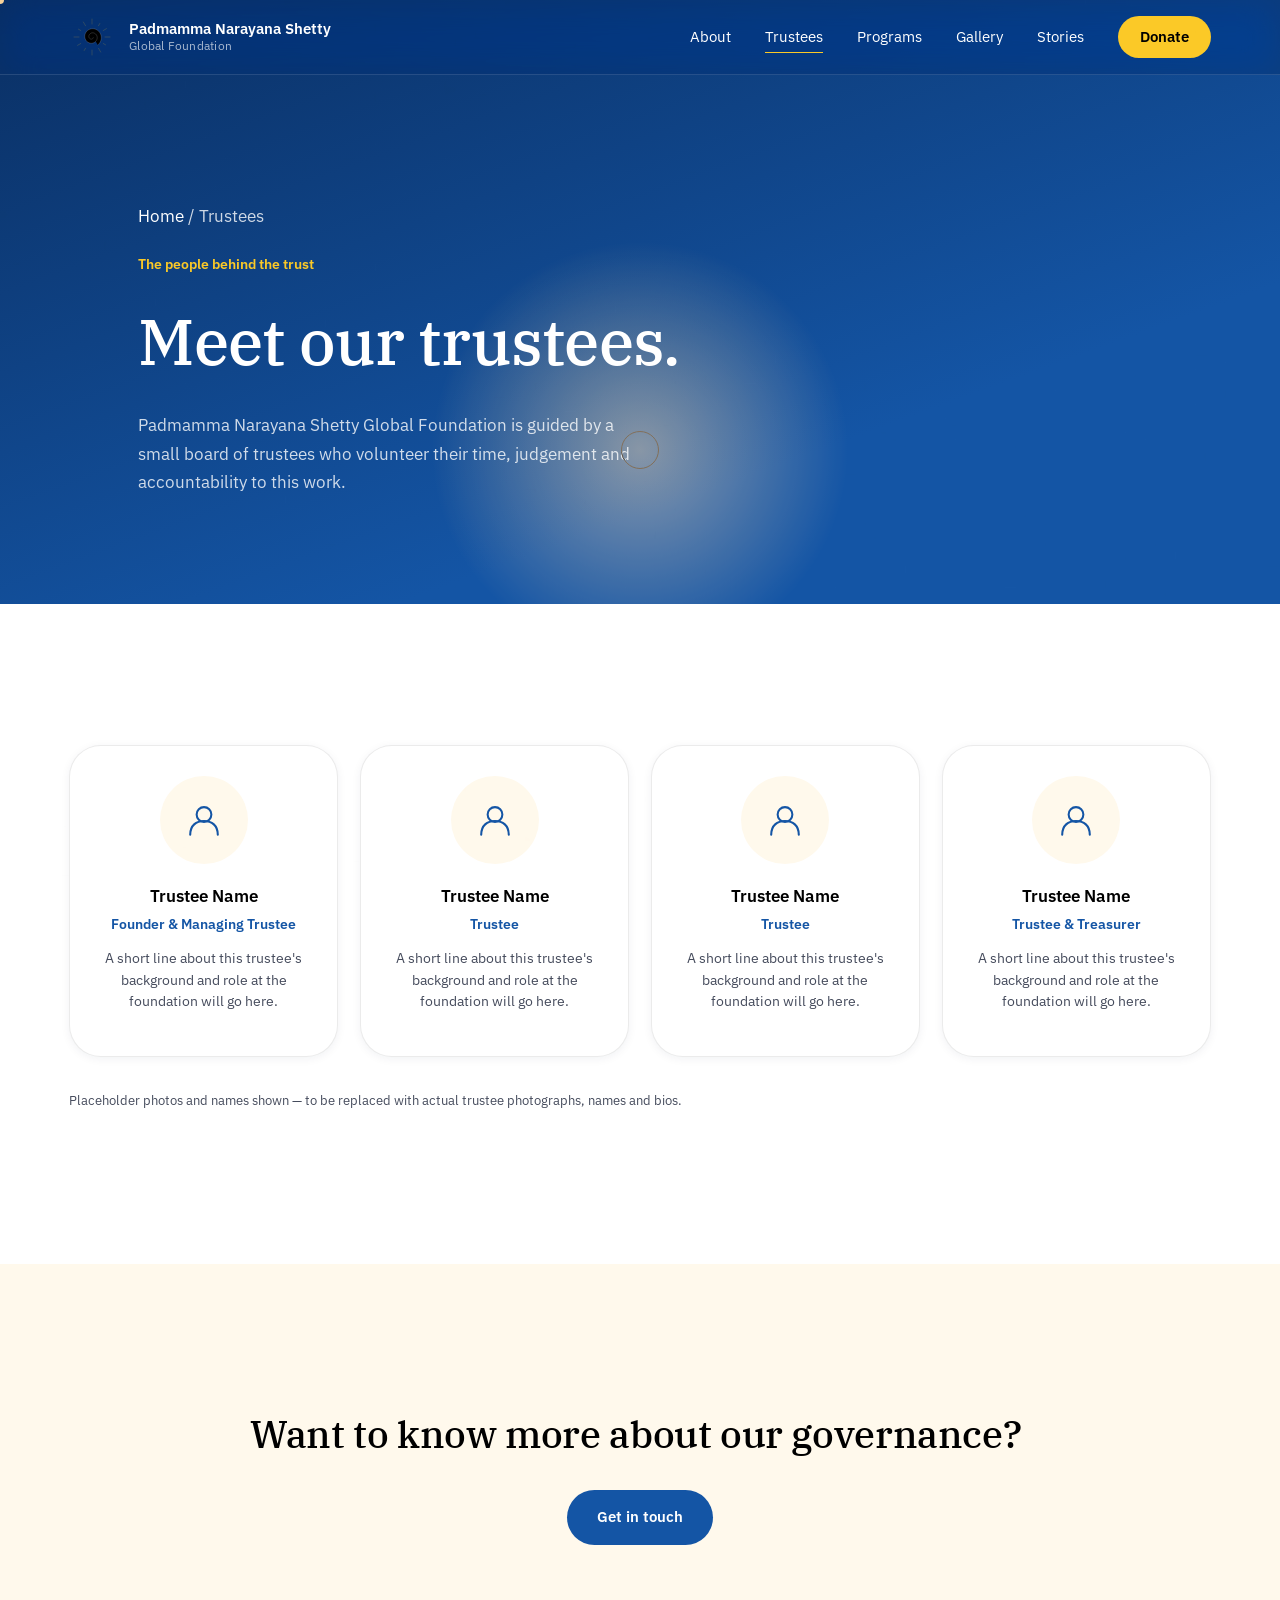
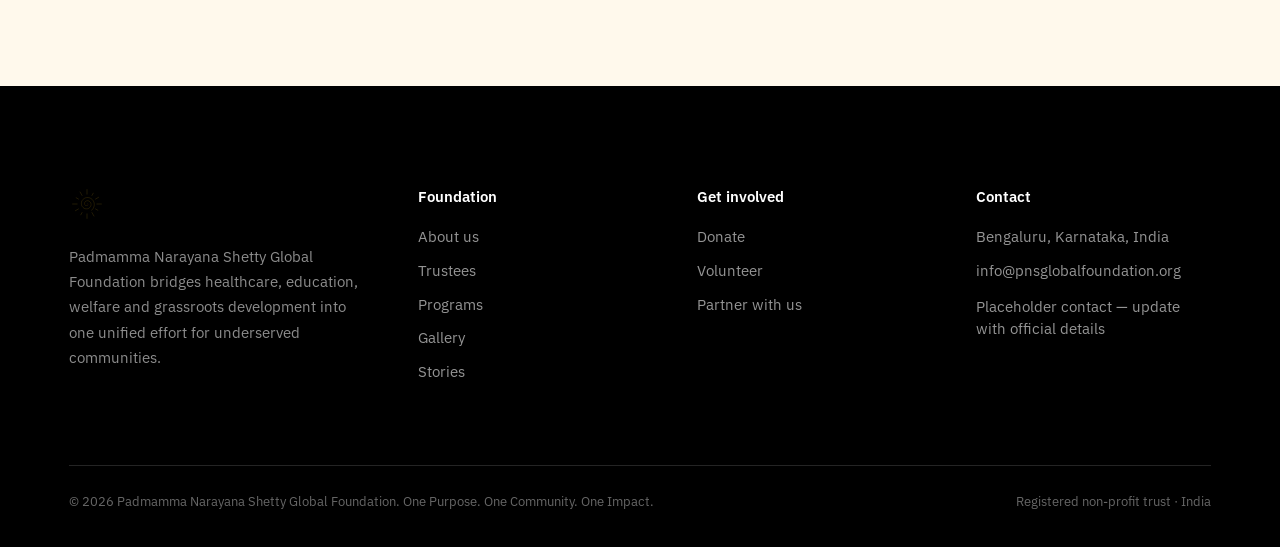
<file: trustees.html>
<!doctype html>
<html lang="en">
<head>
<meta charset="UTF-8">
<meta name="viewport" content="width=device-width, initial-scale=1.0">
<title>Trustees — Padmamma Narayana Shetty Global Foundation</title>
<meta name="description" content="Meet the board of trustees guiding Padmamma Narayana Shetty Global Foundation.">
<link rel="preconnect" href="https://fonts.googleapis.com">
<link rel="preconnect" href="https://fonts.gstatic.com" crossorigin>
<link href="https://fonts.googleapis.com/css2?family=IBM+Plex+Sans:wght@400;500;600;700&family=IBM+Plex+Serif:ital,wght@0,400;0,500;0,600;1,400;1,500;1,600&family=IBM+Plex+Mono:wght@400;500;600&display=swap" rel="stylesheet">
<link rel="stylesheet" href="style.css">
</head>
<body>
<div id="page-transition"></div>
<canvas id="grain"></canvas>
<div class="cursor-glow"></div>
<div class="cursor-ring"></div>
<div class="cursor-dot"></div>

<header class="nav">
  <a href="index.html" class="nav-brand">
    <svg class="mark-icon" viewBox="-135 -135 270 270"><g class="coil" stroke="#ffffff"><path d="M 6.00,0.00 L 6.22,0.38 L 6.42,0.79 L 6.60,1.23 L 6.74,1.69 L 6.85,2.17 L 6.92,2.67 L 6.96,3.19 L 6.96,3.72 L 6.92,4.27 L 6.84,4.82 L 6.71,5.38 L 6.54,5.94 L 6.33,6.50 L 6.08,7.05 L 5.77,7.60 L 5.43,8.14 L 5.04,8.66 L 4.60,9.16 L 4.13,9.65 L 3.60,10.10 L 3.04,10.53 L 2.44,10.93 L 1.81,11.29 L 1.13,11.62 L 0.43,11.90 L -0.31,12.14 L -1.08,12.33 L -1.87,12.48 L -2.68,12.57 L -3.51,12.61 L -4.35,12.60 L -5.21,12.52 L -6.07,12.39 L -6.94,12.20 L -7.80,11.95 L -8.66,11.64 L -9.51,11.27 L -10.35,10.83 L -11.17,10.34 L -11.96,9.78 L -12.73,9.17 L -13.47,8.50 L -14.18,7.77 L -14.84,6.98 L -15.46,6.15 L -16.03,5.26 L -16.55,4.33 L -17.02,3.35 L -17.43,2.33 L -17.77,1.27 L -18.05,0.18 L -18.27,-0.94 L -18.41,-2.09 L -18.48,-3.25 L -18.48,-4.44 L -18.39,-5.63 L -18.24,-6.83 L -18.00,-8.03 L -17.68,-9.23 L -17.28,-10.42 L -16.81,-11.60 L -16.25,-12.75 L -15.61,-13.88 L -14.90,-14.98 L -14.11,-16.05 L -13.24,-17.07 L -12.30,-18.04 L -11.29,-18.97 L -10.21,-19.83 L -9.07,-20.64 L -7.87,-21.38 L -6.61,-22.05 L -5.30,-22.64 L -3.94,-23.16 L -2.54,-23.59 L -1.09,-23.94 L 0.38,-24.20 L 1.88,-24.36 L 3.41,-24.44 L 4.95,-24.41 L 6.50,-24.29 L 8.05,-24.07 L 9.60,-23.75 L 11.14,-23.33 L 12.67,-22.81 L 14.17,-22.19 L 15.64,-21.47 L 17.08,-20.65 L 18.48,-19.74 L 19.83,-18.73 L 21.12,-17.63 L 22.35,-16.44 L 23.52,-15.16 L 24.61,-13.81 L 25.62,-12.37 L 26.55,-10.87 L 27.39,-9.29 L 28.14,-7.66 L 28.79,-5.96 L 29.33,-4.22 L 29.77,-2.43 L 30.10,-0.60 L 30.32,1.26 L 30.42,3.14 L 30.40,5.04 L 30.27,6.95 L 30.01,8.86 L 29.63,10.76 L 29.13,12.66 L 28.51,14.53 L 27.77,16.37 L 26.91,18.18 L 25.93,19.94 L 24.84,21.65 L 23.63,23.29 L 22.31,24.88 L 20.89,26.38 L 19.37,27.81 L 17.75,29.15 L 16.04,30.39 L 14.24,31.53 L 12.36,32.57 L 10.41,33.49 L 8.39,34.30 L 6.31,34.98 L 4.18,35.54 L 2.00,35.96 L -0.21,36.25 L -2.45,36.41 L -4.71,36.42 L -6.98,36.30 L -9.25,36.03 L -11.52,35.62 L -13.77,35.07 L -15.99,34.37 L -18.19,33.53 L -20.33,32.55 L -22.43,31.44 L -24.47,30.18 L -26.43,28.80 L -28.32,27.29 L -30.12,25.65 L -31.83,23.90 L -33.43,22.03 L -34.93,20.05 L -36.30,17.98 L -37.55,15.81 L -38.68,13.55 L -39.66,11.22 L -40.51,8.81 L -41.21,6.35 L -41.75,3.83 L -42.14,1.26 L -42.38,-1.33 L -42.45,-3.95 L -42.36,-6.59 L -42.11,-9.22 L -41.69,-11.86 L -41.11,-14.47 L -40.36,-17.06 L -39.45,-19.61 L -38.38,-22.11 L -37.15,-24.55 L -35.76,-26.93 L -34.22,-29.23 L -32.53,-31.43 L -30.70,-33.55 L -28.73,-35.55 L -26.63,-37.44 L -24.41,-39.20 L -22.07,-40.84 L -19.62,-42.33 L -17.07,-43.67 L -14.44,-44.86 L -11.71,-45.89 L -8.92,-46.76 L -6.06,-47.45 L -3.16,-47.97 L -0.21,-48.31 L 2.77,-48.47 L 5.77,-48.44 L 8.77,-48.23 L 11.77,-47.83 L 14.75,-47.24 L 17.71,-46.47 L 20.63,-45.51 L 23.49,-44.37 L 26.29,-43.04 L 29.02,-41.54 L 31.66,-39.87 L 34.20,-38.02 L 36.64,-36.02 L 38.96,-33.86 L 41.15,-31.55 L 43.21,-29.09 L 45.12,-26.51 L 46.87,-23.80 L 48.46,-20.97 L 49.88,-18.04 L 51.11,-15.01 L 52.17,-11.90 L 53.03,-8.71 L 53.70,-5.46 L 54.17,-2.17 L 54.44,1.17 L 54.50,4.52 L 54.36,7.89 L 54.00,11.26 L 53.44,14.62 L 52.66,17.95 L 51.68,21.23 L 50.49,24.47 L 49.10,27.64 L 47.51,30.73 L 45.73,33.72 L 43.75,36.62 L 41.59,39.40 L 39.26,42.05 L 36.76,44.56 L 34.09,46.92"/></g><g class="rays" stroke="#FBC927"><line x1="0.00" y1="-74.00" x2="0.00" y2="-108.00"/><line x1="37.00" y1="-64.09" x2="47.00" y2="-81.41"/><line x1="64.09" y1="-37.00" x2="86.60" y2="-50.00"/><line x1="74.00" y1="0.00" x2="108.00" y2="0.00"/><line x1="64.09" y1="37.00" x2="81.41" y2="47.00"/><line x1="37.00" y1="64.09" x2="52.00" y2="90.07"/><line x1="0.00" y1="74.00" x2="0.00" y2="108.00"/><line x1="-37.00" y1="64.09" x2="-47.00" y2="81.41"/><line x1="-64.09" y1="37.00" x2="-86.60" y2="50.00"/><line x1="-74.00" y1="0.00" x2="-108.00" y2="0.00"/><line x1="-64.09" y1="-37.00" x2="-81.41" y2="-47.00"/><line x1="-37.00" y1="-64.09" x2="-52.00" y2="-90.07"/></g></svg>
    <span class="name">Padmamma Narayana Shetty<span class="sub">Global Foundation</span></span>
  </a>
  <nav class="nav-links">
    <a href="about.html" class="">About</a>
<a href="trustees.html" class="active">Trustees</a>
<a href="programs.html" class="">Programs</a>
<a href="gallery.html" class="">Gallery</a>
<a href="stories.html" class="">Stories</a>

    <a href="#" class="nav-donate" data-open-modal="modal-donate">Donate</a>
  </nav>
  <button class="nav-toggle" aria-label="Menu"><span></span><span></span><span></span></button>
</header>

<section class="page-hero">
  <div class="container">
    <p class="crumb"><a href="index.html">Home</a> / Trustees</p>
    <p class="eyebrow-plain">The people behind the trust</p>
    <h1 class="display split-reveal">Meet our trustees.</h1>
    <p>Padmamma Narayana Shetty Global Foundation is guided by a small board of trustees who volunteer their time, judgement and accountability to this work.</p>
  </div>
</section>

<section class="pad">
  <div class="container">
    <div class="trustee-grid reveal">
      <div class="trustee-card tilt">
      <div class="trustee-photo">
        <svg viewBox="0 0 100 100" fill="none" stroke="currentColor" stroke-width="4.5" stroke-linecap="round" stroke-linejoin="round">
          <circle cx="50" cy="38" r="16"/>
          <path d="M20 82C20 62 33 52 50 52C67 52 80 62 80 82"/>
        </svg>
      </div>
      <h3>Trustee Name</h3>
      <p class="role">Founder &amp; Managing Trustee</p>
      <p class="bio">A short line about this trustee's background and role at the foundation will go here.</p>
    </div>
<div class="trustee-card tilt">
      <div class="trustee-photo">
        <svg viewBox="0 0 100 100" fill="none" stroke="currentColor" stroke-width="4.5" stroke-linecap="round" stroke-linejoin="round">
          <circle cx="50" cy="38" r="16"/>
          <path d="M20 82C20 62 33 52 50 52C67 52 80 62 80 82"/>
        </svg>
      </div>
      <h3>Trustee Name</h3>
      <p class="role">Trustee</p>
      <p class="bio">A short line about this trustee's background and role at the foundation will go here.</p>
    </div>
<div class="trustee-card tilt">
      <div class="trustee-photo">
        <svg viewBox="0 0 100 100" fill="none" stroke="currentColor" stroke-width="4.5" stroke-linecap="round" stroke-linejoin="round">
          <circle cx="50" cy="38" r="16"/>
          <path d="M20 82C20 62 33 52 50 52C67 52 80 62 80 82"/>
        </svg>
      </div>
      <h3>Trustee Name</h3>
      <p class="role">Trustee</p>
      <p class="bio">A short line about this trustee's background and role at the foundation will go here.</p>
    </div>
<div class="trustee-card tilt">
      <div class="trustee-photo">
        <svg viewBox="0 0 100 100" fill="none" stroke="currentColor" stroke-width="4.5" stroke-linecap="round" stroke-linejoin="round">
          <circle cx="50" cy="38" r="16"/>
          <path d="M20 82C20 62 33 52 50 52C67 52 80 62 80 82"/>
        </svg>
      </div>
      <h3>Trustee Name</h3>
      <p class="role">Trustee &amp; Treasurer</p>
      <p class="bio">A short line about this trustee's background and role at the foundation will go here.</p>
    </div>
    </div>
    <p class="note" style="margin-top:34px;">Placeholder photos and names shown &mdash; to be replaced with actual trustee photographs, names and bios.</p>
  </div>
</section>

<section class="pad on-warm">
  <div class="container" style="text-align:center;">
    <h2 class="display split-reveal reveal" style="font-size:clamp(26px,3.4vw,38px);">Want to know more about our governance?</h2>
    <a href="mailto:info@pnsglobalfoundation.org" class="btn btn-fill" data-magnetic style="margin-top:28px;display:inline-flex;background:var(--blue);color:#fff;"><span>Get in touch</span></a>
  </div>
</section>

<footer>
  <div class="container">
    <div class="footer-top">
      <div class="footer-brand">
        <svg class="mark" viewBox="-135 -135 270 270" style="width:36px;height:36px;color:var(--gold);"><g><path d="M 6.00,0.00 L 6.22,0.38 L 6.42,0.79 L 6.60,1.23 L 6.74,1.69 L 6.85,2.17 L 6.92,2.67 L 6.96,3.19 L 6.96,3.72 L 6.92,4.27 L 6.84,4.82 L 6.71,5.38 L 6.54,5.94 L 6.33,6.50 L 6.08,7.05 L 5.77,7.60 L 5.43,8.14 L 5.04,8.66 L 4.60,9.16 L 4.13,9.65 L 3.60,10.10 L 3.04,10.53 L 2.44,10.93 L 1.81,11.29 L 1.13,11.62 L 0.43,11.90 L -0.31,12.14 L -1.08,12.33 L -1.87,12.48 L -2.68,12.57 L -3.51,12.61 L -4.35,12.60 L -5.21,12.52 L -6.07,12.39 L -6.94,12.20 L -7.80,11.95 L -8.66,11.64 L -9.51,11.27 L -10.35,10.83 L -11.17,10.34 L -11.96,9.78 L -12.73,9.17 L -13.47,8.50 L -14.18,7.77 L -14.84,6.98 L -15.46,6.15 L -16.03,5.26 L -16.55,4.33 L -17.02,3.35 L -17.43,2.33 L -17.77,1.27 L -18.05,0.18 L -18.27,-0.94 L -18.41,-2.09 L -18.48,-3.25 L -18.48,-4.44 L -18.39,-5.63 L -18.24,-6.83 L -18.00,-8.03 L -17.68,-9.23 L -17.28,-10.42 L -16.81,-11.60 L -16.25,-12.75 L -15.61,-13.88 L -14.90,-14.98 L -14.11,-16.05 L -13.24,-17.07 L -12.30,-18.04 L -11.29,-18.97 L -10.21,-19.83 L -9.07,-20.64 L -7.87,-21.38 L -6.61,-22.05 L -5.30,-22.64 L -3.94,-23.16 L -2.54,-23.59 L -1.09,-23.94 L 0.38,-24.20 L 1.88,-24.36 L 3.41,-24.44 L 4.95,-24.41 L 6.50,-24.29 L 8.05,-24.07 L 9.60,-23.75 L 11.14,-23.33 L 12.67,-22.81 L 14.17,-22.19 L 15.64,-21.47 L 17.08,-20.65 L 18.48,-19.74 L 19.83,-18.73 L 21.12,-17.63 L 22.35,-16.44 L 23.52,-15.16 L 24.61,-13.81 L 25.62,-12.37 L 26.55,-10.87 L 27.39,-9.29 L 28.14,-7.66 L 28.79,-5.96 L 29.33,-4.22 L 29.77,-2.43 L 30.10,-0.60 L 30.32,1.26 L 30.42,3.14 L 30.40,5.04 L 30.27,6.95 L 30.01,8.86 L 29.63,10.76 L 29.13,12.66 L 28.51,14.53 L 27.77,16.37 L 26.91,18.18 L 25.93,19.94 L 24.84,21.65 L 23.63,23.29 L 22.31,24.88 L 20.89,26.38 L 19.37,27.81 L 17.75,29.15 L 16.04,30.39 L 14.24,31.53 L 12.36,32.57 L 10.41,33.49 L 8.39,34.30 L 6.31,34.98 L 4.18,35.54 L 2.00,35.96 L -0.21,36.25 L -2.45,36.41 L -4.71,36.42 L -6.98,36.30 L -9.25,36.03 L -11.52,35.62 L -13.77,35.07 L -15.99,34.37 L -18.19,33.53 L -20.33,32.55 L -22.43,31.44 L -24.47,30.18 L -26.43,28.80 L -28.32,27.29 L -30.12,25.65 L -31.83,23.90 L -33.43,22.03 L -34.93,20.05 L -36.30,17.98 L -37.55,15.81 L -38.68,13.55 L -39.66,11.22 L -40.51,8.81 L -41.21,6.35 L -41.75,3.83 L -42.14,1.26 L -42.38,-1.33 L -42.45,-3.95 L -42.36,-6.59 L -42.11,-9.22 L -41.69,-11.86 L -41.11,-14.47 L -40.36,-17.06 L -39.45,-19.61 L -38.38,-22.11 L -37.15,-24.55 L -35.76,-26.93 L -34.22,-29.23 L -32.53,-31.43 L -30.70,-33.55 L -28.73,-35.55 L -26.63,-37.44 L -24.41,-39.20 L -22.07,-40.84 L -19.62,-42.33 L -17.07,-43.67 L -14.44,-44.86 L -11.71,-45.89 L -8.92,-46.76 L -6.06,-47.45 L -3.16,-47.97 L -0.21,-48.31 L 2.77,-48.47 L 5.77,-48.44 L 8.77,-48.23 L 11.77,-47.83 L 14.75,-47.24 L 17.71,-46.47 L 20.63,-45.51 L 23.49,-44.37 L 26.29,-43.04 L 29.02,-41.54 L 31.66,-39.87 L 34.20,-38.02 L 36.64,-36.02 L 38.96,-33.86 L 41.15,-31.55 L 43.21,-29.09 L 45.12,-26.51 L 46.87,-23.80 L 48.46,-20.97 L 49.88,-18.04 L 51.11,-15.01 L 52.17,-11.90 L 53.03,-8.71 L 53.70,-5.46 L 54.17,-2.17 L 54.44,1.17 L 54.50,4.52 L 54.36,7.89 L 54.00,11.26 L 53.44,14.62 L 52.66,17.95 L 51.68,21.23 L 50.49,24.47 L 49.10,27.64 L 47.51,30.73 L 45.73,33.72 L 43.75,36.62 L 41.59,39.40 L 39.26,42.05 L 36.76,44.56 L 34.09,46.92"/><line x1="0.00" y1="-74.00" x2="0.00" y2="-108.00"/><line x1="37.00" y1="-64.09" x2="47.00" y2="-81.41"/><line x1="64.09" y1="-37.00" x2="86.60" y2="-50.00"/><line x1="74.00" y1="0.00" x2="108.00" y2="0.00"/><line x1="64.09" y1="37.00" x2="81.41" y2="47.00"/><line x1="37.00" y1="64.09" x2="52.00" y2="90.07"/><line x1="0.00" y1="74.00" x2="0.00" y2="108.00"/><line x1="-37.00" y1="64.09" x2="-47.00" y2="81.41"/><line x1="-64.09" y1="37.00" x2="-86.60" y2="50.00"/><line x1="-74.00" y1="0.00" x2="-108.00" y2="0.00"/><line x1="-64.09" y1="-37.00" x2="-81.41" y2="-47.00"/><line x1="-37.00" y1="-64.09" x2="-52.00" y2="-90.07"/></g></svg>
        <p>Padmamma Narayana Shetty Global Foundation bridges healthcare, education, welfare and grassroots development into one unified effort for underserved communities.</p>
      </div>
      <div class="footer-col">
        <h4>Foundation</h4>
        <a href="about.html">About us</a><a href="trustees.html">Trustees</a><a href="programs.html">Programs</a><a href="gallery.html">Gallery</a><a href="stories.html">Stories</a>
      </div>
      <div class="footer-col">
        <h4>Get involved</h4>
        <a data-open-modal="modal-donate" href="#">Donate</a><a data-open-modal="modal-volunteer" href="#">Volunteer</a><a data-open-modal="modal-partner" href="#">Partner with us</a>
      </div>
      <div class="footer-col">
        <h4>Contact</h4>
        <p>Bengaluru, Karnataka, India</p>
        <a href="mailto:info@pnsglobalfoundation.org">info@pnsglobalfoundation.org</a>
        <p class="note">Placeholder contact &mdash; update with official details</p>
      </div>
    </div>
    <div class="footer-bottom">
      <span>&copy; <span id="year"></span> Padmamma Narayana Shetty Global Foundation. One Purpose. One Community. One Impact.</span>
      <span>Registered non-profit trust &middot; India</span>
    </div>
  </div>
</footer>

<div class="modal-overlay" id="modal-donate">
  <div class="modal-box">
    <div class="modal-close">&times;</div>
    <h3 class="display">Make a donation</h3>
    <p class="sub">Share a few details and our team will get right back to you.</p>
    <form id="form-donate">
      <div class="field"><label>Your name</label><input name="name" required placeholder="Full name"></div>
      <div class="field"><label>Donation amount (Rs.)</label><input name="amount" required placeholder="e.g. 2000" inputmode="numeric"></div>
      <div class="field"><label>Phone or email</label><input name="contact" required placeholder="For us to reach you"></div>
      <div class="field"><label>Message (optional)</label><textarea name="message" placeholder="Anything you'd like us to know"></textarea></div>
      <button type="submit" class="modal-submit">Submit</button>
    </form>
  </div>
</div>

<div class="modal-overlay" id="modal-volunteer">
  <div class="modal-box">
    <div class="modal-close">&times;</div>
    <h3 class="display">Apply to volunteer</h3>
    <p class="sub">Tell us a little about you and we'll be in touch.</p>
    <form id="form-volunteer">
      <div class="field"><label>Your name</label><input name="name" required placeholder="Full name"></div>
      <div class="field"><label>Phone number</label><input name="phone" required placeholder="Your phone number"></div>
      <div class="field"><label>Area of interest</label>
        <select name="interest">
          <option>Healthcare camps</option>
          <option>Education &amp; teaching</option>
          <option>Community welfare / relief</option>
          <option>Grassroots development</option>
          <option>Anywhere I'm needed</option>
        </select>
      </div>
      <div class="field"><label>Availability (optional)</label><input name="availability" placeholder="e.g. Weekends"></div>
      <button type="submit" class="modal-submit">Submit</button>
    </form>
  </div>
</div>

<div class="modal-overlay" id="modal-partner">
  <div class="modal-box">
    <div class="modal-close">&times;</div>
    <h3 class="display">Partner with us</h3>
    <p class="sub">For institutions and CSR teams &mdash; share a few details to start the conversation.</p>
    <form id="form-partner">
      <div class="field"><label>Organisation name</label><input name="org" required placeholder="Company / institution"></div>
      <div class="field"><label>Contact person</label><input name="name" required placeholder="Full name"></div>
      <div class="field"><label>Email</label><input name="email" required type="email" placeholder="you@company.com"></div>
      <div class="field"><label>What did you have in mind?</label><textarea name="details" placeholder="Program area, scale, timeline..."></textarea></div>
      <button type="submit" class="modal-submit">Submit</button>
    </form>
  </div>
</div>

<script src="script.js"></script>
</body>
</html>
</file>
<file: style.css>
/* ============================================================
   PNS GLOBAL FOUNDATION — v2
   A studio-grade rebuild: brand-first color, editorial serif
   display type, and motion that's actually felt (not just faded-in).
   ============================================================ */
:root{
  --blue:#1455A5;
  --blue-deep:#0A2F63;
  --blue-mid:#0E3E7D;
  --gold:#FBC927;
  --gold-deep:#E0A800;
  --black:#000000;
  --paper:#FFFFFF;
  --warm:#FFF9EC;
  --slate:#454B5C;
  --line:rgba(0,0,0,.12);
  --line-soft:rgba(0,0,0,.08);
  --line-on-blue:rgba(255,255,255,.22);
  --container:1280px;
  --pad:clamp(22px,5.4vw,72px);
  --r-lg:32px;
  --r-md:20px;
  --ease:cubic-bezier(.16,.84,.24,1);
  --ease-soft:cubic-bezier(.4,0,.2,1);
}

*,*::before,*::after{ box-sizing:border-box; }
@media (prefers-reduced-motion: reduce){
  *,*::before,*::after{ animation-duration:.001ms !important; animation-iteration-count:1 !important; transition-duration:.001ms !important; }
}

html{ background:var(--paper); scroll-behavior:smooth; }
@media (prefers-reduced-motion: reduce){ html{ scroll-behavior:auto; } }
body{
  margin:0;
  background:var(--paper);
  color:var(--black);
  font-family:'IBM Plex Sans', 'Helvetica Neue', Arial, sans-serif;
  font-size:16px;
  line-height:1.5;
  -webkit-font-smoothing:antialiased;
  overflow-x:clip;
}

img,svg{ max-width:100%; display:block; }
a{ color:inherit; text-decoration:none; }
button{ font-family:inherit; background:none; border:0; }

::selection{ background:var(--gold); color:var(--black); }

.container{
  max-width:var(--container);
  margin:0 auto;
  padding-left:var(--pad);
  padding-right:var(--pad);
}

.display{ font-family:'IBM Plex Serif', Georgia, serif; font-weight:500; letter-spacing:-0.01em; }
.display em{ font-style:italic; font-weight:500; color:var(--blue); }
.on-blue .display em, .on-blue-deep .display em{ color:var(--gold); }

h1,h2,h3,h4{ margin:0; }
.mono-num{ font-family:'IBM Plex Mono', monospace; font-variant-numeric:tabular-nums; }

/* ---------- scroll wrapper (smooth-scroll target) ---------- */
#scroll-content{ will-change:transform; }

/* ---------- grain overlay ---------- */
#grain{
  position:fixed; inset:0; z-index:998; pointer-events:none;
  opacity:.05; mix-blend-mode:overlay;
}

/* ---------- custom cursor ---------- */
.cursor-dot, .cursor-ring{
  position:fixed; top:0; left:0; pointer-events:none; z-index:9999;
  border-radius:50%; mix-blend-mode:difference;
  transform:translate(-50%,-50%);
}
.cursor-dot{ width:8px; height:8px; background:#fff; }
.cursor-ring{
  width:38px; height:38px; border:1px solid #fff;
  transition:width .3s var(--ease), height .3s var(--ease), opacity .3s;
}
.cursor-ring.grow{ width:74px; height:74px; }
@media (hover:none), (pointer:coarse){ .cursor-dot,.cursor-ring{ display:none; } }

/* ---------- mark (drawn inline everywhere, never <use>) ---------- */
.mark{ color:var(--blue); }
.mark path, .mark line{ stroke:currentColor; stroke-linecap:round; fill:none; }

/* ---------- nav (glass) ---------- */
.nav{
  position:fixed; top:0; left:0; right:0; z-index:500;
  padding:14px var(--pad);
  display:flex; align-items:center; justify-content:space-between;
  background:rgba(10,47,99,.42);
  backdrop-filter:blur(18px) saturate(140%);
  -webkit-backdrop-filter:blur(18px) saturate(140%);
  border-bottom:1px solid rgba(255,255,255,.12);
  transition:background-color .4s var(--ease), padding .3s var(--ease);
}
.nav.scrolled{ background:rgba(8,32,68,.68); padding-top:10px; padding-bottom:10px; }
.nav-brand{ display:flex; align-items:center; gap:14px; }
.nav-brand .mark-icon{ width:46px; height:46px; flex:none; }
.nav-brand .name{ font-size:14.5px; font-weight:600; color:#fff; line-height:1.25; max-width:34ch; }
.nav-brand .name .sub{ display:block; font-weight:400; font-size:11.5px; color:rgba(255,255,255,.65); letter-spacing:.02em; margin-top:1px; }

.nav-links{ display:flex; align-items:center; gap:34px; }
.nav-links a{ font-size:14.5px; color:#fff; position:relative; }
.nav-links a::after{
  content:""; position:absolute; left:0; bottom:-5px; width:0; height:1px; background:var(--gold);
  transition:width .35s var(--ease);
}
.nav-links a:hover::after, .nav-links a.active::after{ width:100%; }
.nav-donate{
  font-weight:600; padding:10px 22px; border-radius:100px; color:var(--black) !important;
  background:var(--gold);
  transition:transform .35s var(--ease), box-shadow .35s var(--ease);
}
.nav-donate:hover{ transform:translateY(-2px); box-shadow:0 8px 18px -8px rgba(251,201,39,.5); }
.nav-donate::after{ display:none; }

.nav-toggle{ display:none; cursor:pointer; padding:6px; }
.nav-toggle span{ display:block; width:22px; height:1.4px; background:#fff; margin:5px 0; transition:transform .3s, opacity .3s; }

@media (max-width:900px){
  .nav-brand .name{ display:none; }
  .nav-links{
    position:fixed; inset:0 0 0 auto; width:min(80vw,360px); height:100vh;
    background:rgba(8,32,68,.86); backdrop-filter:blur(20px);
    flex-direction:column; align-items:flex-start;
    padding:110px 34px 34px; gap:30px;
    transform:translateX(100%); transition:transform .5s var(--ease);
    border-left:1px solid rgba(255,255,255,.14);
  }
  .nav-links.open{ transform:translateX(0); }
  .nav-links a{ font-size:22px; }
  .nav-toggle{ display:block; position:relative; z-index:600; }
}

/* ============================================================
   HERO — solid brand blue, sunrise mark, editorial serif
   ============================================================ */
.hero{
  position:relative; min-height:100svh;
  display:flex; flex-direction:column; justify-content:center;
  background:linear-gradient(160deg, var(--blue-deep) 0%, var(--blue) 62%, var(--blue-mid) 100%);
  color:#fff; overflow:hidden; padding-top:140px; padding-bottom:80px;
}
.hero-sun{
  position:absolute; top:50%; right:clamp(-40px,2vw,60px); left:auto;
  width:min(46vw,560px); aspect-ratio:1/1;
  transform:translate(var(--tx,0px), calc(-50% + var(--ty,0px)));
  transition:transform .6s var(--ease-soft);
  opacity:.85; pointer-events:none;
}
.hero-sun svg{ width:100%; height:100%; }
.hero-sun .ray, .hero-sun .coil{
  stroke:var(--gold); stroke-width:5.5; stroke-linecap:round; fill:none;
}
.hero-sun-spin{ animation:sunSpin 160s linear infinite; transform-origin:50% 50%; }
@keyframes sunSpin{ to{ transform:rotate(360deg); } }
@media (max-width:640px){
  .hero-sun{ width:min(78vw,320px); top:30%; right:-70px; opacity:.32; }
}

.hero-inner{ position:relative; z-index:2; }
.hero h1{
  font-size:clamp(42px,7.4vw,104px);
  line-height:1.01; max-width:16ch;
  overflow:hidden;
}
.hero h1 .word{ display:inline-block; overflow:hidden; vertical-align:top; }
.hero h1 .word span{ display:inline-block; transform:translateY(110%); animation:wordUp .9s var(--ease) forwards; }

@keyframes wordUp{ to{ transform:translateY(0); } }

.hero-sub{
  margin-top:30px; max-width:44ch;
  font-size:clamp(17px,1.5vw,19px); line-height:1.7;
  color:rgba(255,255,255,.82);
  opacity:0; animation:fadeUp 1s var(--ease) 1.1s forwards;
}
.hero-actions{
  margin-top:42px; display:flex; gap:16px; flex-wrap:wrap;
  opacity:0; animation:fadeUp 1s var(--ease) 1.3s forwards;
}
@keyframes fadeUp{ from{ opacity:0; transform:translateY(16px);} to{ opacity:1; transform:translateY(0);} }

.btn{
  position:relative; display:inline-flex; align-items:center; justify-content:center;
  padding:16px 30px; border-radius:100px; font-size:15px; font-weight:600;
  cursor:pointer; isolation:isolate;
}
.btn-fill{ background:var(--gold); color:var(--black); }
.btn-fill span{ position:relative; z-index:1; }
.btn-line{ border:1px solid rgba(255,255,255,.4); color:#fff; }
.btn-line:hover{ border-color:#fff; }

/* magnetic wrapper just needs no extra class; JS applies inline transform */

/* ============================================================
   MARQUEE
   ============================================================ */
.marquee{
  background:var(--black); color:var(--gold); overflow:hidden;
  padding:22px 0; white-space:nowrap;
}
.marquee-track{ display:inline-flex; animation:marquee 34s linear infinite; }
.marquee-track span{
  font-family:'IBM Plex Serif', Georgia, serif; font-style:italic;
  font-size:clamp(22px,3.4vw,38px); padding:0 34px; display:inline-flex; align-items:center; gap:34px;
}
.marquee-track span::after{ content:"◆"; font-size:14px; color:var(--blue); font-style:normal; }
@keyframes marquee{ from{ transform:translateX(0);} to{ transform:translateX(-50%);} }

/* ============================================================
   Sections
   ============================================================ */
section{ position:relative; }
.pad{ padding-top:clamp(90px,11vw,150px); padding-bottom:clamp(90px,11vw,150px); }
.on-blue{ background:var(--blue); color:#fff; }
.on-blue-deep{ background:var(--blue-deep); color:#fff; }
.on-warm{ background:var(--warm); }

.reveal{ opacity:0; transform:translateY(22px); transition:opacity .9s var(--ease), transform .9s var(--ease); }
.reveal.in-view{ opacity:1; transform:translateY(0); }
.d1.in-view{ transition-delay:.1s; } .d2.in-view{ transition-delay:.2s; } .d3.in-view{ transition-delay:.3s; }

/* ============================================================
   ABOUT — editorial
   ============================================================ */
.about{ display:grid; grid-template-columns:1.15fr .85fr; gap:clamp(40px,7vw,110px); align-items:start; }
.about-quote{
  font-size:clamp(28px,3.4vw,46px); line-height:1.28; letter-spacing:-.01em; max-width:16ch;
}
.about-copy{ margin-top:36px; color:var(--slate); font-size:17px; line-height:1.8; max-width:54ch; }
.about-copy + .about-copy{ margin-top:18px; }

.about-figures{ display:flex; flex-direction:column; gap:36px; padding-top:8px; }
.about-figure{ display:flex; align-items:baseline; gap:18px; }
.about-figure .n{ font-size:clamp(46px,4.6vw,64px); font-weight:500; color:var(--blue); }
.about-figure .t{ color:var(--slate); font-size:15px; max-width:24ch; line-height:1.55; }

@media (max-width:860px){ .about{ grid-template-columns:1fr; } }

/* ============================================================
   IMPACT NUMBERS
   ============================================================ */
.impact-strip{
  display:grid; grid-template-columns:repeat(4,1fr); gap:16px;
}
.impact-cell{
  padding:32px 26px;
  background:rgba(255,255,255,.06);
  backdrop-filter:blur(10px);
  -webkit-backdrop-filter:blur(10px);
  border:1px solid rgba(255,255,255,.14);
  border-radius:var(--r-md);
}
.impact-cell .fig{ font-size:clamp(40px,4.6vw,58px); font-weight:500; }
.impact-cell .fig .plus{ color:var(--gold); }
.impact-cell p{ margin-top:12px; font-size:14.5px; color:rgba(255,255,255,.72); max-width:22ch; }
@media (max-width:860px){
  .impact-strip{ grid-template-columns:1fr 1fr; }
}
@media (max-width:520px){
  .impact-strip{ grid-template-columns:1fr; }
}

/* ============================================================
   PROGRAMS — sticky scrollytelling
   ============================================================ */
.programs-head{ margin-bottom:60px; }
.programs-head h2{ font-size:clamp(32px,4.6vw,54px); max-width:16ch; }
.programs-head p{ margin-top:20px; color:var(--slate); font-size:16.5px; max-width:46ch; line-height:1.7; }

.scrolly{ display:grid; grid-template-columns:.9fr 1.1fr; gap:clamp(30px,6vw,80px); }
.scrolly-visual{
  position:sticky; top:110px; align-self:start;
  aspect-ratio:1/1; border-radius:var(--r-lg);
  background:var(--warm);
  display:flex; align-items:center; justify-content:center;
  overflow:hidden;
}
.scrolly-visual .icon-slot{
  position:absolute; inset:0; display:flex; align-items:center; justify-content:center;
  opacity:0; transform:scale(.9); transition:opacity .5s var(--ease-soft), transform .5s var(--ease-soft);
}
.scrolly-visual .icon-slot.active{ opacity:1; transform:scale(1); }
.scrolly-visual .icon-slot svg{ width:42%; color:var(--blue); }
.scrolly-visual .label{
  position:absolute; left:26px; bottom:26px; font-size:13px; font-weight:600; color:var(--blue);
}

.scrolly-copy .program-block{
  min-height:70vh; display:flex; flex-direction:column; justify-content:center;
  padding:60px 0; border-top:1px solid var(--line-soft);
}
.scrolly-copy .program-block:first-child{ border-top:0; }
.program-block .tags{ display:flex; gap:10px; flex-wrap:wrap; margin-bottom:20px; }
.program-block .tags span{
  font-size:13px; color:var(--blue); background:rgba(20,85,165,.08); padding:6px 14px; border-radius:100px;
}
.program-block h3{ font-size:clamp(26px,2.8vw,36px); letter-spacing:-.01em; margin-bottom:18px; }
.program-block p{ color:var(--slate); font-size:16.5px; line-height:1.8; max-width:48ch; }
.program-block .link{
  margin-top:24px; display:inline-block; font-weight:600; font-size:15px;
  border-bottom:1.5px solid var(--gold-deep); padding-bottom:3px;
}

@media (max-width:860px){
  .scrolly{ grid-template-columns:1fr; }
  .scrolly-visual{ position:relative; top:auto; aspect-ratio:16/11; margin-bottom:8px; }
  .scrolly-copy .program-block{ min-height:0; padding:40px 0; }
}

/* ============================================================
   VOICE — pull quotes, no eyebrow chrome
   ============================================================ */
.voice-grid{ display:grid; grid-template-columns:repeat(3,1fr); gap:clamp(30px,5vw,60px); }
.voice-item{
  padding:28px 24px; border-radius:var(--r-md);
  background:rgba(255,255,255,.05);
  backdrop-filter:blur(10px); -webkit-backdrop-filter:blur(10px);
  border:1px solid rgba(255,255,255,.12);
}
.voice-item .display{ font-size:clamp(22px,2.2vw,27px); line-height:1.4; }
.voice-item p{ margin-top:16px; color:rgba(255,255,255,.66); font-size:15px; line-height:1.75; max-width:30ch; }
@media (max-width:860px){ .voice-grid{ grid-template-columns:1fr; gap:44px; } }

/* ============================================================
   STORIES
   ============================================================ */
.story-grid{ display:grid; grid-template-columns:repeat(3,1fr); gap:26px; }
.story{
  background:var(--paper); border:1px solid var(--line-soft); border-radius:var(--r-lg);
  padding:36px 32px; display:flex; flex-direction:column; height:100%;
}
.story blockquote{
  margin:0; font-family:'IBM Plex Serif', Georgia, serif; font-style:italic;
  font-size:19px; line-height:1.6; flex:1;
}
.story .who{ margin-top:26px; font-size:14px; color:var(--slate); }
.story .who b{ display:block; font-style:normal; font-weight:600; color:var(--black); font-family:'IBM Plex Sans',sans-serif; }
.story-note{ margin-top:26px; font-size:13.5px; color:var(--slate); }
@media (max-width:860px){ .story-grid{ grid-template-columns:1fr; } }

/* ============================================================
   INVOLVE
   ============================================================ */
.involve-grid{ display:grid; grid-template-columns:repeat(3,1fr); gap:2px; background:var(--line-on-blue); }
.involve-card{
  background:var(--blue-deep); padding:48px 36px; min-height:300px;
  display:flex; flex-direction:column; justify-content:space-between;
}
.involve-card h3{ font-size:26px; font-weight:500; font-family:'IBM Plex Serif',Georgia,serif; }
.involve-card p{ margin-top:14px; color:rgba(255,255,255,.68); font-size:15px; line-height:1.7; }
.involve-card .link{
  margin-top:30px; align-self:flex-start; font-weight:600; font-size:15px; color:var(--gold);
  border-bottom:1.5px solid rgba(251,201,39,.5); padding-bottom:3px;
}
@media (max-width:860px){ .involve-grid{ grid-template-columns:1fr; } }

/* ============================================================
   FOOTER
   ============================================================ */
footer{ background:var(--black); color:rgba(255,255,255,.68); padding-top:100px; }
.footer-top{ display:grid; grid-template-columns:1.3fr 1fr 1fr 1fr; gap:44px; padding-bottom:70px; border-bottom:1px solid rgba(255,255,255,.14); }
.footer-brand .mark{ width:36px; height:36px; color:var(--gold); margin-bottom:22px; }
.footer-brand p{ max-width:34ch; font-size:14.5px; line-height:1.75; color:rgba(255,255,255,.55); }
.footer-col h4{ color:#fff; font-size:15px; font-weight:600; margin-bottom:18px; }
.footer-col a, .footer-col p{ display:block; font-size:14.5px; color:rgba(255,255,255,.58); margin-bottom:12px; }
.footer-col a:hover{ color:#fff; }
.footer-bottom{ display:flex; justify-content:space-between; flex-wrap:wrap; gap:14px; padding:26px 0 36px; font-size:13px; color:rgba(255,255,255,.4); }
@media (max-width:860px){ .footer-top{ grid-template-columns:1fr 1fr; } }
@media (max-width:520px){ .footer-top{ grid-template-columns:1fr; } }

.note{ font-size:13px; color:var(--slate); }

/* ============================================================
   v3 ADDITIONS — glass, glow cursor, tilt, transitions, gallery, modal
   ============================================================ */

/* ---------- page transition overlay ---------- */
#page-transition{
  position:fixed; inset:0; z-index:10000; background:var(--blue-deep);
  transform:translateY(0); transform-origin:bottom;
  pointer-events:none;
}
#page-transition.enter{ animation:ptEnter .7s var(--ease) forwards; }
#page-transition.leave{ animation:ptLeave .55s var(--ease) forwards; }
@keyframes ptEnter{ from{ transform:scaleY(1);} to{ transform:scaleY(0);} }
@keyframes ptLeave{ from{ transform:scaleY(0);} to{ transform:scaleY(1);} }
#page-transition{ transform:scaleY(0); }

/* ---------- cursor glow (ambient) ---------- */
.cursor-glow{
  position:fixed; top:0; left:0; width:420px; height:420px; z-index:1;
  background:radial-gradient(circle, rgba(251,201,39,.5), transparent 70%);
  transform:translate(-50%,-50%); pointer-events:none;
  mix-blend-mode:screen;
  transition:opacity .4s;
}
@media (hover:none),(pointer:coarse){ .cursor-glow{ display:none; } }

/* ---------- glass utility ---------- */
.glass{
  background:rgba(255,255,255,.08);
  backdrop-filter:blur(16px) saturate(160%);
  -webkit-backdrop-filter:blur(16px) saturate(160%);
  border:1px solid rgba(255,255,255,.18);
}
.glass-light{
  background:rgba(255,255,255,.55);
  backdrop-filter:blur(20px) saturate(160%);
  -webkit-backdrop-filter:blur(20px) saturate(160%);
  border:1px solid rgba(255,255,255,.5);
}

/* ---------- soft hover (emboss-style, no harsh glow) ---------- */
.tilt{
  transition:transform .35s var(--ease-soft), box-shadow .35s var(--ease-soft);
  box-shadow:0 2px 10px rgba(10,30,60,.06);
}
.tilt:hover{
  transform:translateY(-3px);
  box-shadow:0 10px 22px -6px rgba(10,30,60,.14);
}

/* ---------- split-reveal headings (word stagger on scroll) ---------- */
.split-reveal .sw{ display:inline-block; overflow:hidden; vertical-align:top; }
.split-reveal .sw span{ display:inline-block; transform:translateY(115%); transition:transform .8s var(--ease); }
.split-reveal.in-view .sw span{ transform:translateY(0); }

/* underline-grow link style used across pages */
.ul-link{ position:relative; font-weight:600; }
.ul-link::after{
  content:""; position:absolute; left:0; bottom:-3px; width:100%; height:1.5px;
  background:currentColor; transform:scaleX(0); transform-origin:left; transition:transform .4s var(--ease);
}
.ul-link:hover::after{ transform:scaleX(1); }

/* ---------- buttons: glass line variant ---------- */
.btn-line{
  border:1px solid rgba(255,255,255,.4); color:#fff;
  background:rgba(255,255,255,.06); backdrop-filter:blur(8px);
  transition:transform .35s var(--ease), background-color .35s var(--ease), border-color .35s var(--ease);
}
.btn-line:hover{ border-color:#fff; background:rgba(255,255,255,.16); transform:translateY(-2px); }
.btn-fill{ transition:transform .35s var(--ease), box-shadow .35s var(--ease); }
.btn-fill:hover{ transform:translateY(-2px); box-shadow:0 10px 22px -10px rgba(251,201,39,.45); }

/* ---------- page hero (secondary pages) ---------- */
.page-hero{
  padding:180px var(--pad) 90px; background:linear-gradient(160deg,var(--blue-deep),var(--blue) 70%);
  color:#fff; position:relative; overflow:hidden;
}
.page-hero .eyebrow-plain{ font-size:14px; color:var(--gold); font-weight:600; margin-bottom:16px; }
.page-hero h1{ font-size:clamp(36px,5.6vw,64px); max-width:18ch; }
.page-hero p{ margin-top:22px; max-width:52ch; font-size:17px; line-height:1.7; color:rgba(255,255,255,.8); }

/* ---------- breadcrumb / crumb nav ---------- */
.crumb{ font-size:13.5px; color:rgba(255,255,255,.6); margin-bottom:14px; }
.crumb a{ color:#fff; }
.crumb a:hover{ color:var(--gold); }

/* ============================================================
   GALLERY
   ============================================================ */
.gallery-grid{
  display:grid; grid-template-columns:repeat(3,1fr); gap:18px;
}
.gallery-item{
  position:relative; border-radius:var(--r-md); overflow:hidden; cursor:pointer;
  aspect-ratio:4/5; display:flex; align-items:flex-end;
}
.gallery-item:nth-child(3n+2){ aspect-ratio:4/5.6; }
.gallery-item .bg{
  position:absolute; inset:0;
  transition:transform .6s var(--ease);
}
.gallery-item:hover .bg{ transform:scale(1.03); }
.gallery-item .scrim{
  position:absolute; inset:0; background:linear-gradient(0deg, rgba(0,0,0,.55), transparent 55%);
}
.gallery-item .cap{
  position:relative; z-index:1; padding:20px; color:#fff;
}
.gallery-item .cap .tag{ font-size:12.5px; color:var(--gold); font-weight:600; }
.gallery-item .cap .ttl{ font-size:17px; font-weight:600; margin-top:4px; }
.gallery-item svg{ width:30%; opacity:.9; }

@media (max-width:900px){ .gallery-grid{ grid-template-columns:1fr 1fr; } }
@media (max-width:560px){ .gallery-grid{ grid-template-columns:1fr; } }

/* lightbox */
#lightbox{
  position:fixed; inset:0; z-index:2000; display:none;
  align-items:center; justify-content:center; padding:40px;
  background:rgba(0,0,0,.78); backdrop-filter:blur(10px);
}
#lightbox.open{ display:flex; }
#lightbox .box{
  max-width:840px; width:100%; border-radius:var(--r-lg); overflow:hidden;
  background:var(--paper);
}
#lightbox .box .visual{ aspect-ratio:16/10; display:flex; align-items:center; justify-content:center; background:var(--warm); }
#lightbox .box .visual svg{ width:26%; color:var(--blue); }
#lightbox .box .info{ padding:26px 30px; }
#lightbox .box .info .tag{ color:var(--blue); font-size:13px; font-weight:600; }
#lightbox .box .info h3{ margin-top:8px; font-size:22px; }
#lightbox .close{
  position:absolute; top:28px; right:32px; width:44px; height:44px; border-radius:50%;
  color:#fff; font-size:22px; display:flex; align-items:center; justify-content:center; cursor:pointer;
}

/* ============================================================
   MODAL FORMS (donate / volunteer / partner -> WhatsApp)
   ============================================================ */
.modal-overlay{
  position:fixed; inset:0; z-index:2000; display:none;
  align-items:center; justify-content:center; padding:24px;
  background:rgba(6,20,42,.6); backdrop-filter:blur(10px);
}
.modal-overlay.open{ display:flex; }
.modal-box{
  width:100%; max-width:460px; border-radius:var(--r-lg); padding:38px 34px;
  background:rgba(255,255,255,.9); backdrop-filter:blur(24px) saturate(180%);
  -webkit-backdrop-filter:blur(24px) saturate(180%);
  border:1px solid rgba(255,255,255,.6);
  box-shadow:0 40px 80px -30px rgba(10,47,99,.4);
  position:relative;
  animation:modalIn .4s var(--ease);
}
@keyframes modalIn{ from{ opacity:0; transform:translateY(18px) scale(.98);} to{ opacity:1; transform:translateY(0) scale(1);} }
.modal-box h3{ font-size:26px; font-family:'IBM Plex Serif',Georgia,serif; }
.modal-box p.sub{ margin-top:8px; color:var(--slate); font-size:14.5px; }
.modal-close{
  position:absolute; top:18px; right:18px; width:34px; height:34px; border-radius:50%;
  display:flex; align-items:center; justify-content:center; cursor:pointer; color:var(--slate);
  transition:background-color .3s;
}
.modal-close:hover{ background:rgba(0,0,0,.06); }

.field{ margin-top:20px; }
.field label{ display:block; font-size:13px; font-weight:600; margin-bottom:7px; color:var(--black); }
.field input, .field select, .field textarea{
  width:100%; padding:12px 14px; border-radius:10px; border:1px solid var(--line);
  background:rgba(255,255,255,.7); font-family:'IBM Plex Sans',sans-serif; font-size:14.5px;
  transition:border-color .3s, box-shadow .3s;
}
.field input:focus, .field select:focus, .field textarea:focus{
  outline:none; border-color:var(--blue); box-shadow:0 0 0 3px rgba(20,85,165,.14);
}
.field textarea{ resize:vertical; min-height:80px; }
.modal-submit{
  margin-top:26px; width:100%; padding:15px; border-radius:100px;
  background:var(--black); color:#fff; font-weight:600; font-size:15px; cursor:pointer;
  display:flex; align-items:center; justify-content:center; gap:10px;
  transition:background-color .3s, transform .3s;
}
.modal-submit:hover{ background:var(--blue); transform:translateY(-2px); }
.modal-note{ margin-top:14px; font-size:12.5px; color:var(--slate); text-align:center; }

/* generic clickable card affordance */
[data-open-modal]{ cursor:pointer; }

/* ---------- home page teasers ---------- */
.section-flex{ display:flex; justify-content:space-between; align-items:flex-end; gap:20px; flex-wrap:wrap; }
.teaser-grid{ display:grid; grid-template-columns:repeat(4,1fr); gap:20px; }
.teaser-card{
  display:block; padding:32px 26px; border-radius:var(--r-md); border:1px solid var(--line-soft);
  background:var(--paper); transition:border-color .35s var(--ease), box-shadow .35s var(--ease), transform .35s var(--ease);
}
.teaser-card:hover{ box-shadow:0 12px 26px -12px rgba(20,85,165,.18); }
.teaser-card .ic{ width:44px; height:44px; color:var(--blue); margin-bottom:20px; }
.teaser-card h4{ font-size:17px; font-weight:600; }
.teaser-card p{ margin-top:8px; font-size:14px; color:var(--slate); }
@media (max-width:900px){ .teaser-grid{ grid-template-columns:1fr 1fr; } }
@media (max-width:560px){ .teaser-grid{ grid-template-columns:1fr; } }

/* ---------- involve page (light cards) ---------- */
.involve-grid-light{ display:grid; grid-template-columns:repeat(3,1fr); gap:24px; }
.involve-card-light{
  padding:40px 32px; border-radius:var(--r-lg); border:1px solid var(--line-soft);
  background:var(--paper); transition:box-shadow .4s var(--ease), border-color .4s var(--ease);
}
.involve-card-light:hover{ box-shadow:0 14px 30px -14px rgba(20,85,165,.16); }
.involve-card-light .ic{ width:46px; height:46px; color:var(--blue); margin-bottom:22px; }
.involve-card-light h3{ font-size:23px; font-family:'IBM Plex Serif',Georgia,serif; font-weight:500; }
.involve-card-light p{ margin-top:12px; color:var(--slate); font-size:15px; line-height:1.7; }
.involve-card-light .ul-link{ display:inline-block; margin-top:22px; }
@media (max-width:900px){ .involve-grid-light{ grid-template-columns:1fr; } }

/* ---------- trustees page ---------- */
.trustee-grid{ display:grid; grid-template-columns:repeat(4,1fr); gap:22px; }
.trustee-card{
  padding:30px 26px; border-radius:var(--r-lg); border:1px solid var(--line-soft);
  background:var(--paper); text-align:center;
}
.trustee-photo{
  width:88px; height:88px; border-radius:50%; margin:0 auto 20px;
  background:var(--warm); color:var(--blue);
  display:flex; align-items:center; justify-content:center;
}
.trustee-photo svg{ width:46px; height:46px; }
.trustee-card h3{ font-size:17px; font-weight:600; }
.trustee-card .role{ margin-top:4px; font-size:13.5px; color:var(--blue); font-weight:600; }
.trustee-card .bio{ margin-top:14px; font-size:13.5px; color:var(--slate); line-height:1.6; }
@media (max-width:900px){ .trustee-grid{ grid-template-columns:1fr 1fr; } }
@media (max-width:560px){ .trustee-grid{ grid-template-columns:1fr; } }
</file>
